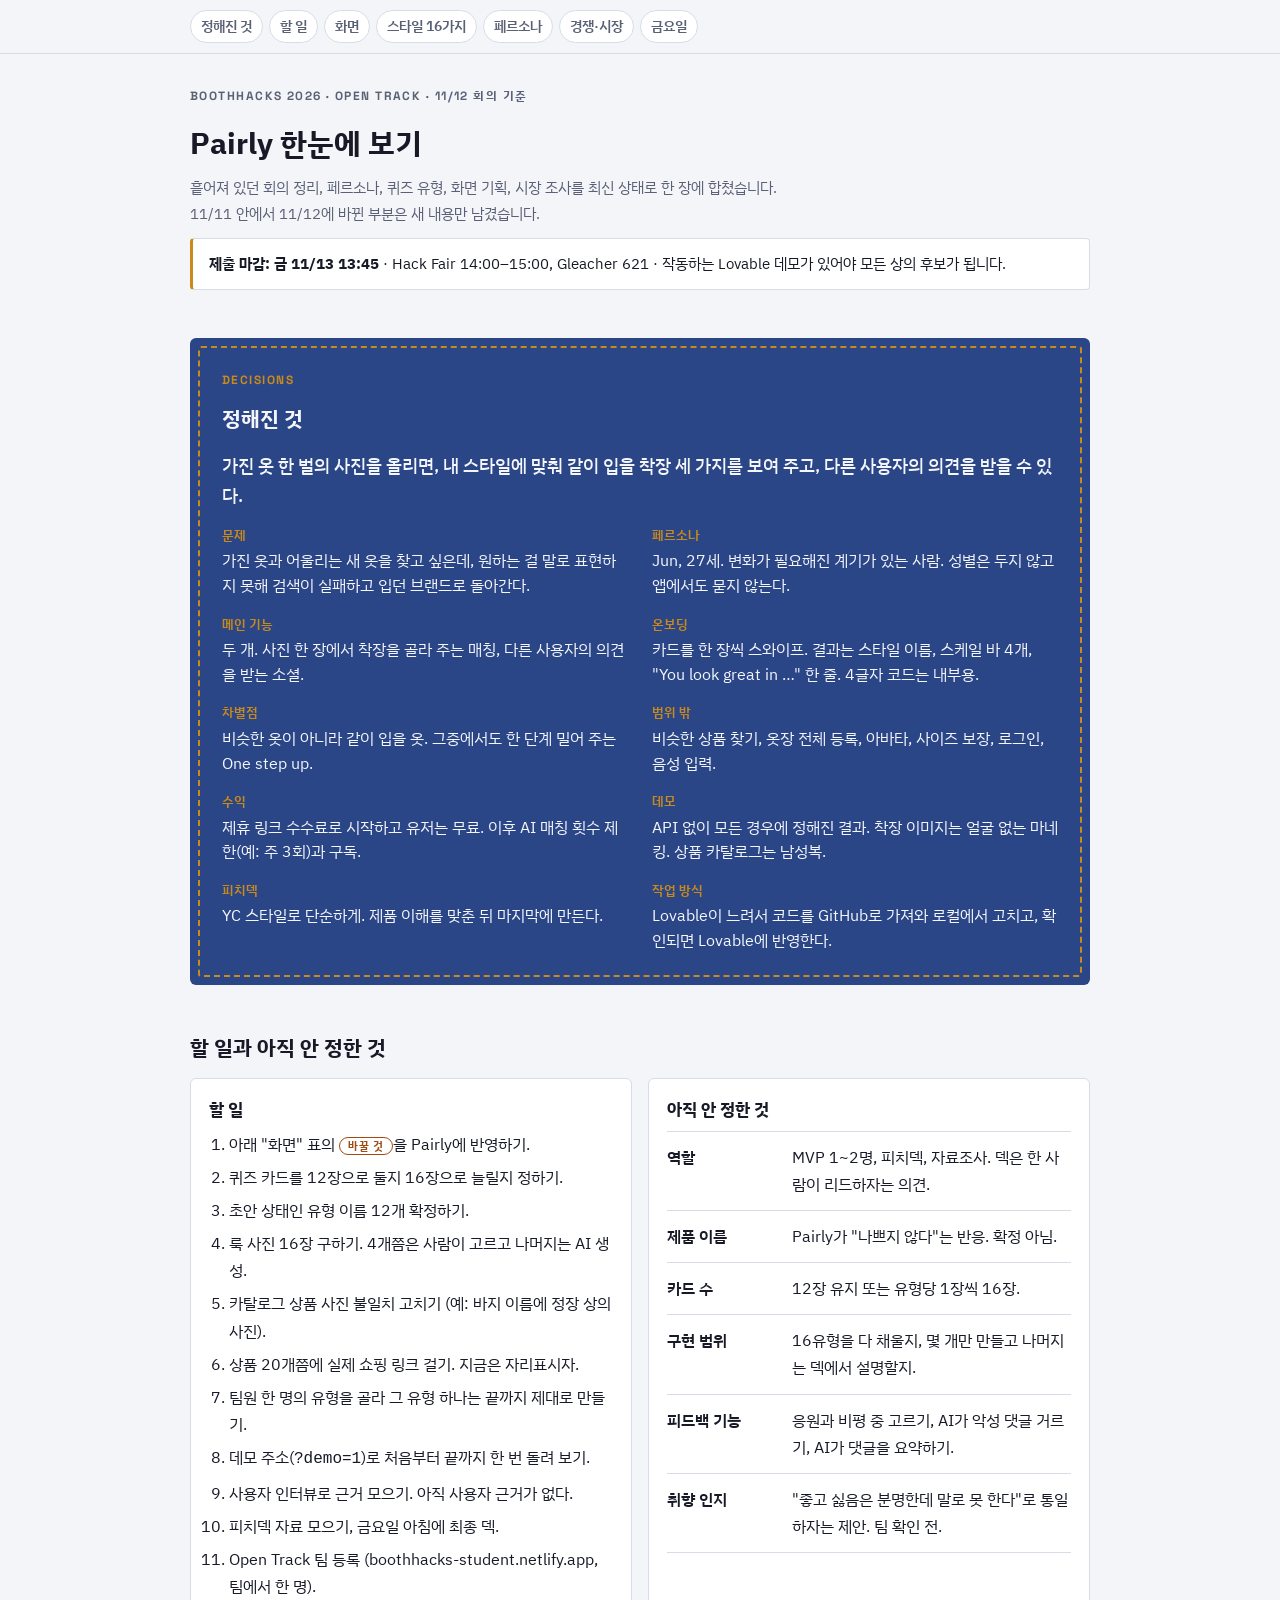
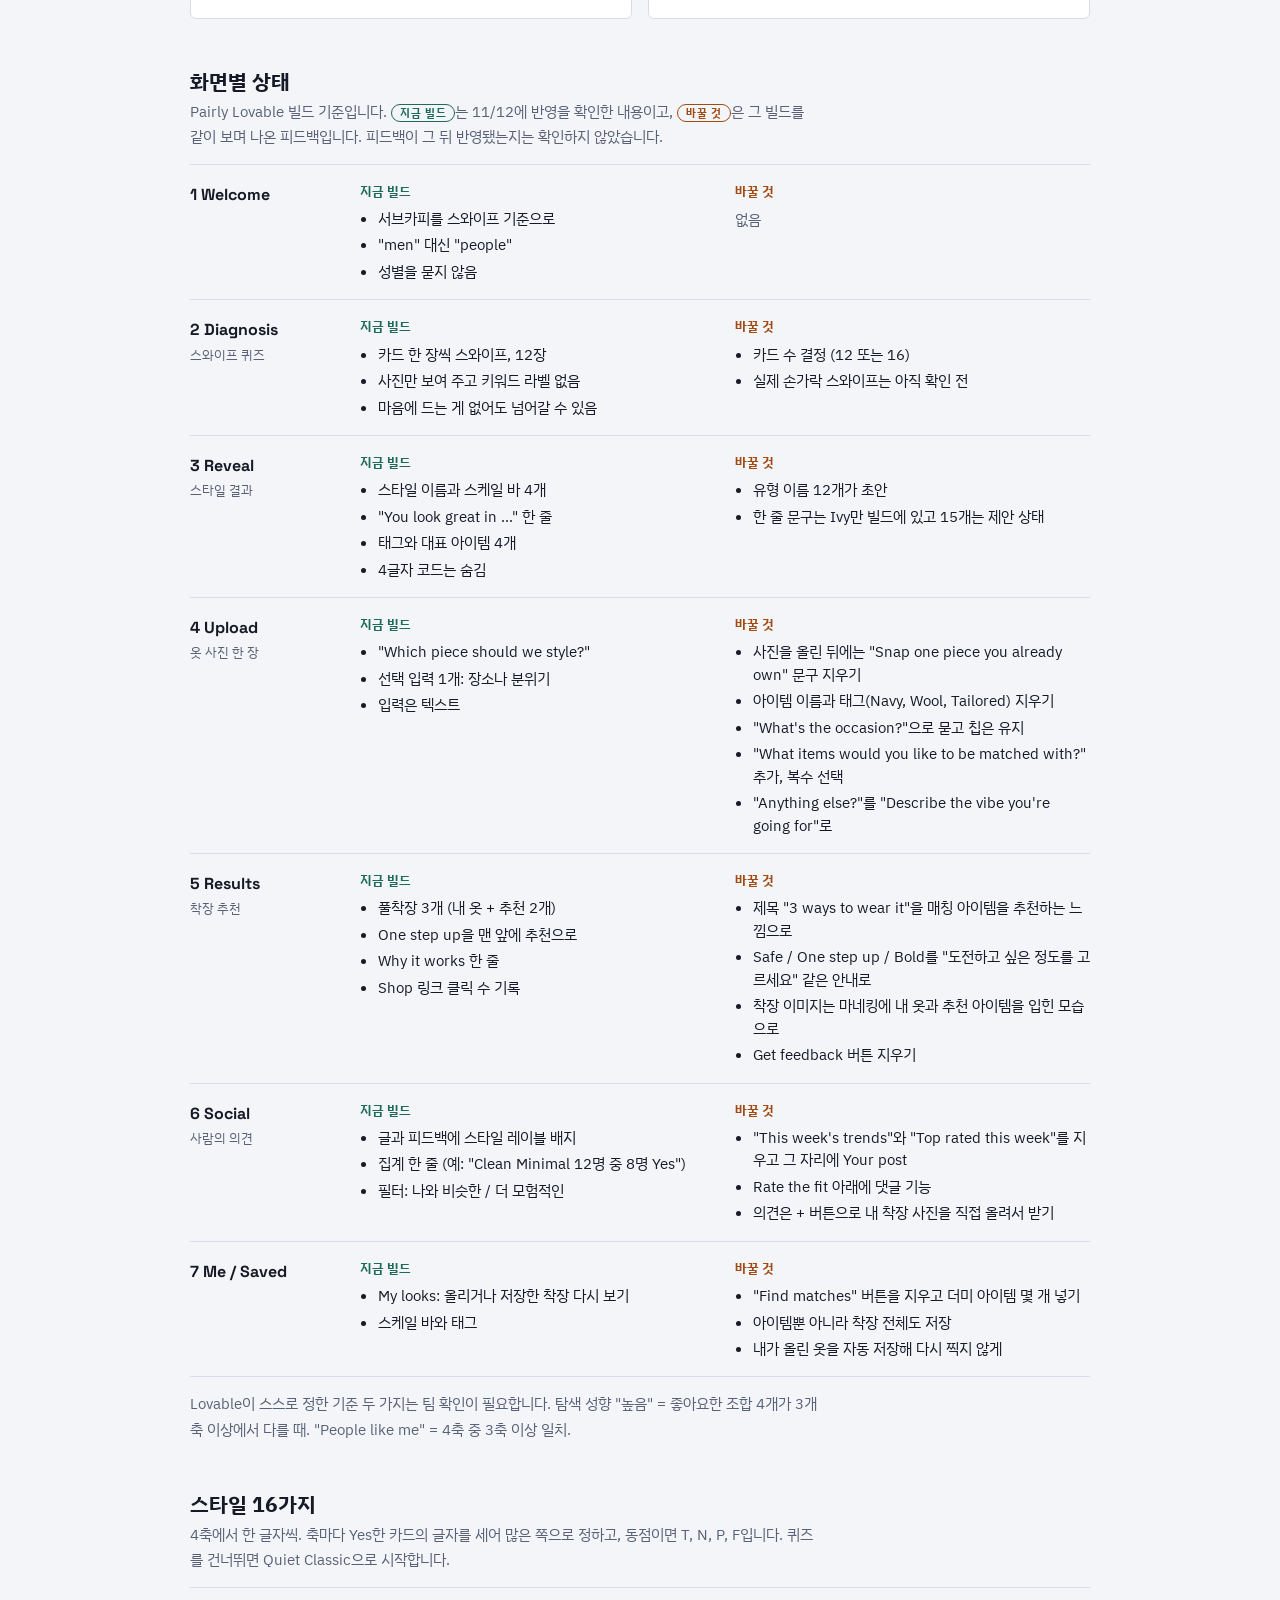
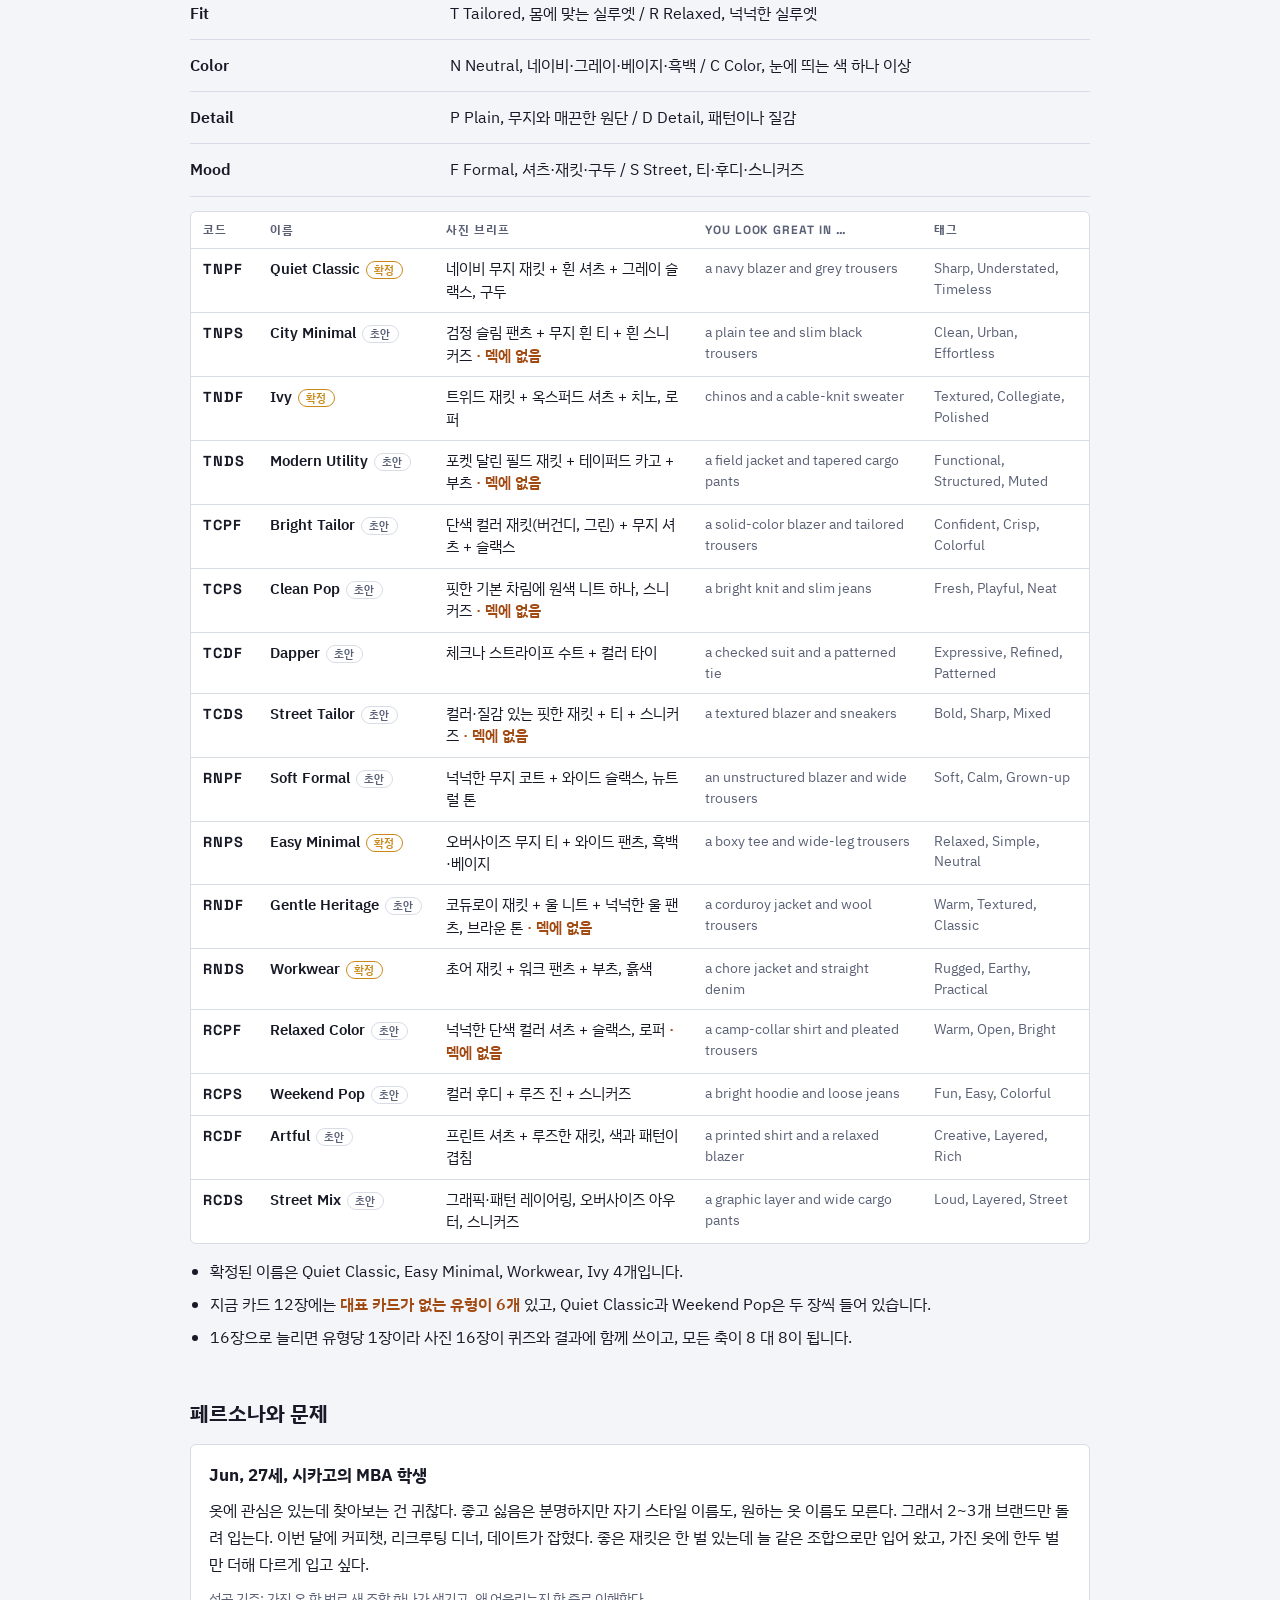
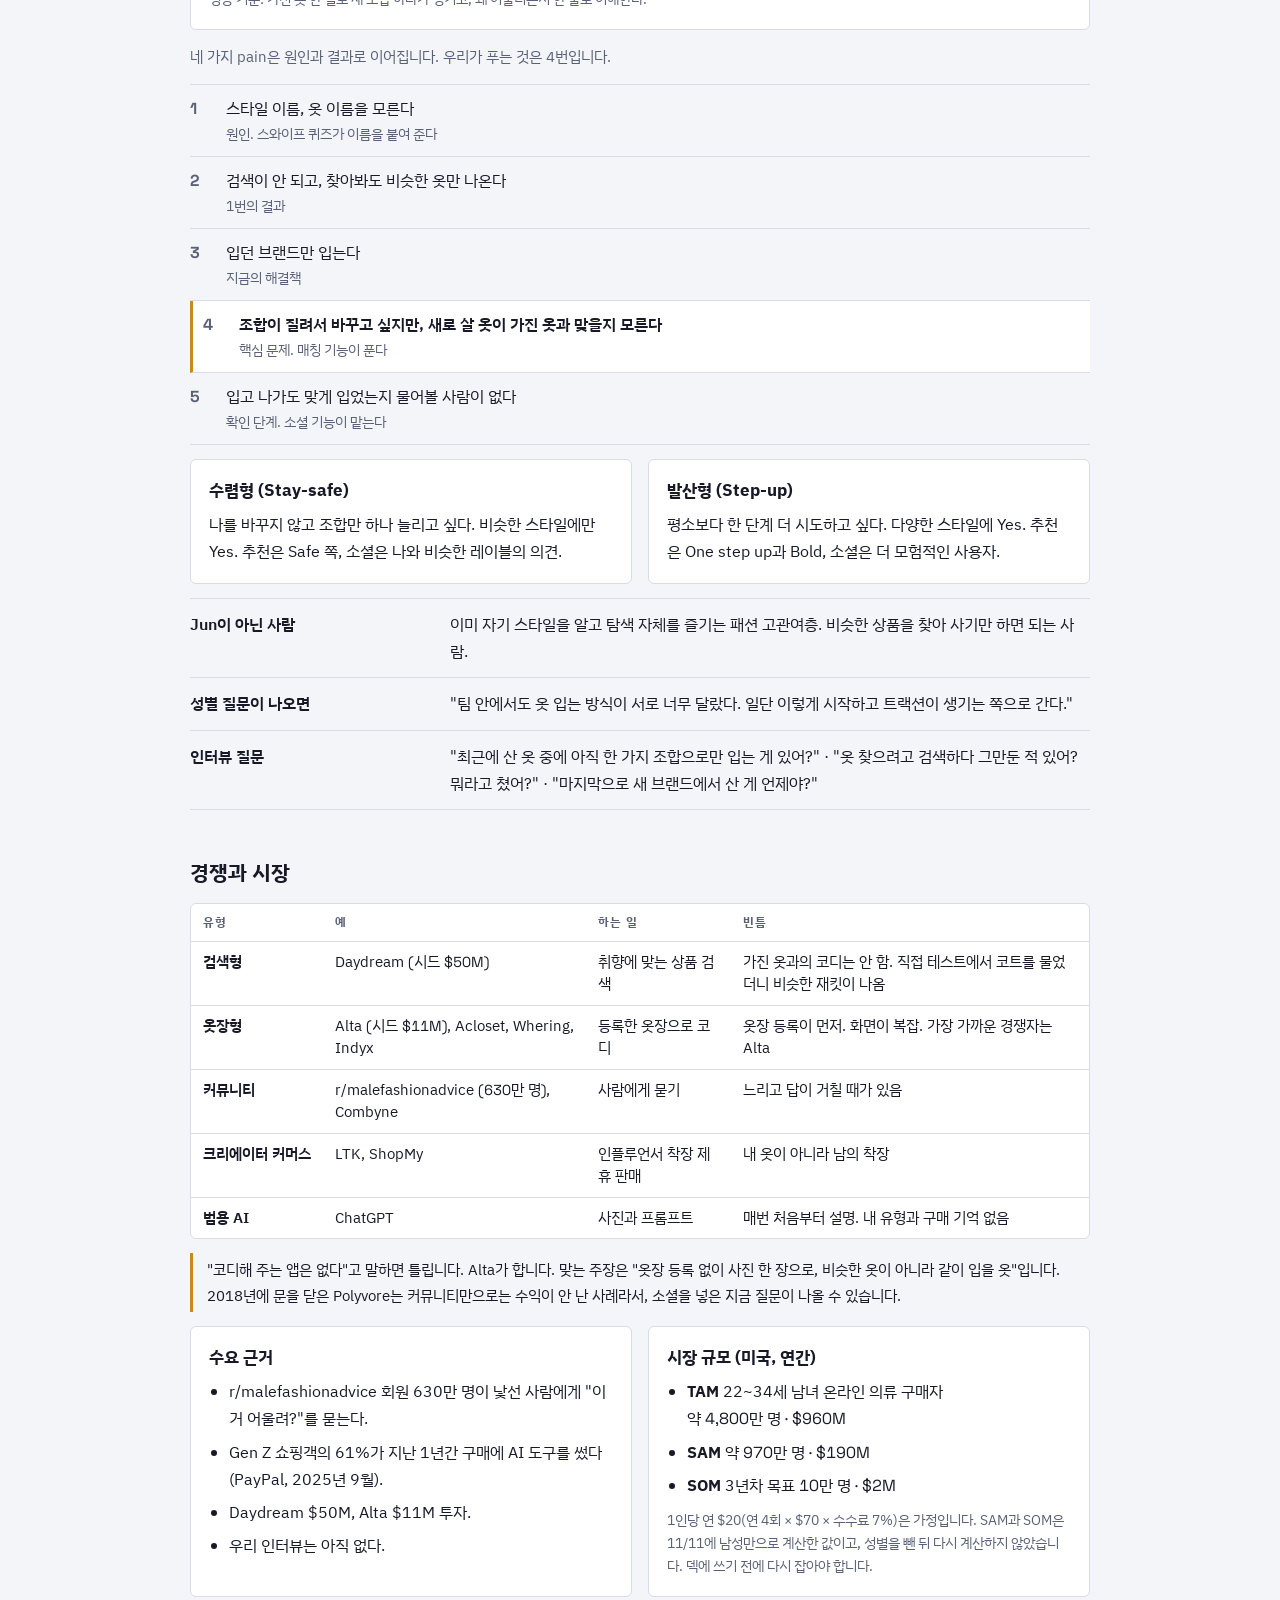
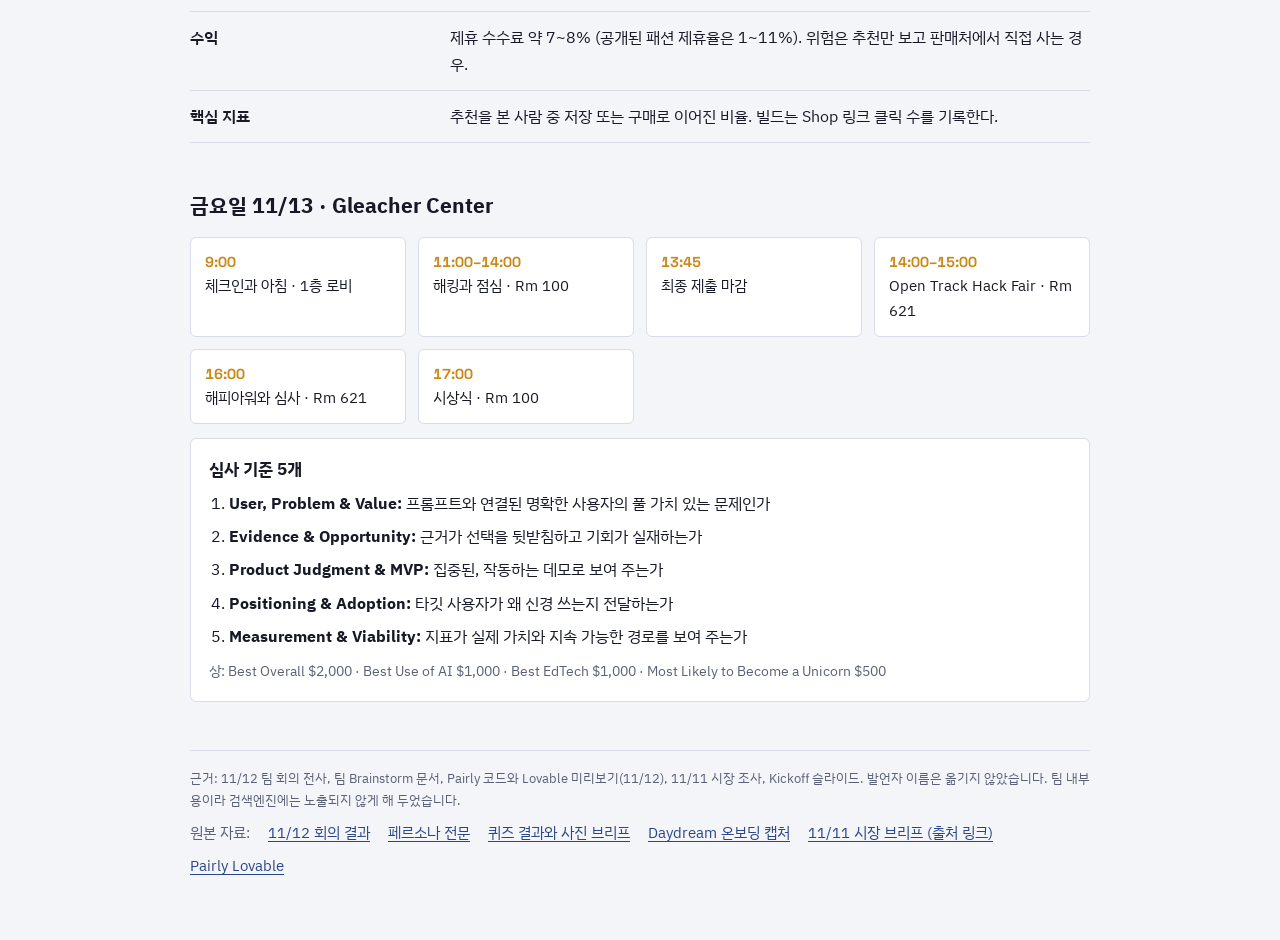
<file: index.html>
<!doctype html><html lang="ko"><head><meta charset="utf-8"><meta name="viewport" content="width=device-width,initial-scale=1,viewport-fit=cover"><meta name="robots" content="noindex,nofollow"><style>:root{color-scheme:light;box-sizing:border-box}body{margin:0;padding:0;font:14px -apple-system,BlinkMacSystemFont,sans-serif;background:#fff;color:#000}img{max-width:100%}[hidden]:not([hidden=until-found i]){display:none!important}.pg-back{display:block;max-width:920px;margin:0 auto 20px;font:600 14px/1.4 system-ui,sans-serif;color:inherit;opacity:.7;text-decoration:none}.pg-back:hover{opacity:1;text-decoration:underline}</style></head><body>
<title>Pairly 한눈에 보기</title>
<link rel="stylesheet" href="https://fonts.googleapis.com/css2?family=IBM+Plex+Sans+KR:wght@400;500;600;700&family=Space+Grotesk:wght@500;700&display=swap">
<style>
/* Layout: one long reading column with a sticky section bar; decisions lead in the stitched denim panel. */
:root {
  --bg: #F3F5F9; --surface: #FFFFFF; --fg: #171A26; --muted: #5A6176; --line: #D8DCE6;
  --denim: #2B4686; --denim-fg: #F4F6FC; --stitch: #C98A1B; --link: #2B4686;
  --done: #1D6B58; --todo: #A14A12;
  --font-body: "IBM Plex Sans KR", "Apple SD Gothic Neo", "Malgun Gothic", system-ui, sans-serif;
  --font-label: "Space Grotesk", "IBM Plex Sans KR", system-ui, sans-serif;
}
@media (prefers-color-scheme: dark) {
  :root {
    --bg: #11131B; --surface: #1A1D29; --fg: #E8EAF2; --muted: #9BA2B6; --line: #2C3143;
    --denim: #223A72; --denim-fg: #EEF1FA; --stitch: #E2AB4E; --link: #9DB3EE;
    --done: #6FD1B4; --todo: #F0A66B; color-scheme: dark;
  }
}
* { box-sizing: border-box; }
html { scroll-padding-top: 64px; }
body { background: var(--bg); color: var(--fg); font-family: var(--font-body); font-size: 16px; line-height: 1.7; padding: 0 16px 64px; }
main { max-width: 900px; margin: 0 auto; display: flex; flex-direction: column; gap: 48px; }
nav.bar { position: sticky; top: 0; z-index: 5; background: var(--bg); border-bottom: 1px solid var(--line); margin: 0 -16px; padding: 10px 16px; overflow-x: auto; }
nav.bar div { max-width: 900px; margin: 0 auto; display: flex; gap: 6px; white-space: nowrap; }
nav.bar a { font-size: 13.5px; font-weight: 600; color: var(--muted); text-decoration: none; padding: 4px 10px; border-radius: 99px; border: 1px solid var(--line); background: var(--surface); }
nav.bar a:hover, nav.bar a:focus-visible { color: var(--fg); border-color: var(--stitch); outline: none; }
.label { font-family: var(--font-label); font-size: 12px; font-weight: 700; letter-spacing: .12em; text-transform: uppercase; color: var(--muted); margin: 0; }
h1 { font-size: 30px; line-height: 1.3; margin: 6px 0 0; text-wrap: balance; }
h2 { font-size: 21px; line-height: 1.4; margin: 0 0 2px; text-wrap: balance; }
h3 { font-size: 16.5px; line-height: 1.4; margin: 0; }
p { margin: 0; }
.sub { color: var(--muted); font-size: 15px; max-width: 70ch; }
header { display: flex; flex-direction: column; gap: 12px; padding-top: 32px; }
section { display: flex; flex-direction: column; gap: 14px; min-width: 0; }
a { color: var(--link); text-underline-offset: 3px; }
ul, ol { margin: 0; padding-left: 20px; display: flex; flex-direction: column; gap: 6px; }

.dead { background: var(--surface); border: 1px solid var(--line); border-left: 3px solid var(--stitch); border-radius: 4px; padding: 12px 16px; font-size: 15px; }
.panel { background: var(--denim); color: var(--denim-fg); border-radius: 6px; padding: 8px; }
.panel-inner { border: 2px dashed var(--stitch); border-radius: 3px; padding: 22px; display: flex; flex-direction: column; gap: 14px; }
.panel .label { color: var(--stitch); }
.panel h2 { color: var(--denim-fg); }
.one { font-size: 18px; line-height: 1.7; font-weight: 500; }
.decisions { margin: 0; display: grid; grid-template-columns: repeat(2, minmax(0, 1fr)); gap: 16px 24px; }
.decisions dt { font-size: 12.5px; font-weight: 600; color: var(--stitch); }
.decisions dd { margin: 2px 0 0; font-size: 15.5px; line-height: 1.6; }

.two { display: grid; grid-template-columns: repeat(2, minmax(0, 1fr)); gap: 16px; }
.card { background: var(--surface); border: 1px solid var(--line); border-radius: 6px; padding: 18px; display: flex; flex-direction: column; gap: 10px; min-width: 0; }
.card .who { font-size: 13.5px; color: var(--muted); }
.tag { font-family: var(--font-label); font-size: 11px; font-weight: 700; letter-spacing: .06em; text-transform: uppercase; border-radius: 99px; padding: 1px 8px; white-space: nowrap; border: 1px solid currentColor; }
.tag.done { color: var(--done); } .tag.todo { color: var(--todo); } .tag.open { color: var(--muted); }

.screens { display: flex; flex-direction: column; border-top: 1px solid var(--line); }
.screen { display: grid; grid-template-columns: 150px minmax(0, 1fr) minmax(0, 1fr); gap: 20px; padding: 16px 0; border-bottom: 1px solid var(--line); }
.screen .n { font-family: var(--font-label); font-weight: 700; font-size: 16px; }
.screen .n small { display: block; font-family: var(--font-body); font-weight: 400; font-size: 13px; color: var(--muted); }
.screen h4 { margin: 0 0 6px; font-size: 12.5px; font-weight: 700; }
.screen h4.done { color: var(--done); } .screen h4.todo { color: var(--todo); }
.screen ul { font-size: 14.5px; line-height: 1.55; gap: 4px; padding-left: 18px; }
.screen .none { font-size: 14.5px; color: var(--muted); }

.rows { display: flex; flex-direction: column; border-top: 1px solid var(--line); }
.row { display: grid; grid-template-columns: minmax(0, 3fr) minmax(0, 8fr); gap: 20px; padding: 12px 0; border-bottom: 1px solid var(--line); }
.row .k { font-weight: 600; }
.chain { list-style: none; padding: 0; counter-reset: s; gap: 0; border-top: 1px solid var(--line); }
.chain li { counter-increment: s; display: grid; grid-template-columns: 26px minmax(0, 1fr); gap: 10px; padding: 10px 0; border-bottom: 1px solid var(--line); }
.chain li::before { content: counter(s); font-family: var(--font-label); font-weight: 700; color: var(--muted); }
.chain li.core { border-left: 3px solid var(--stitch); padding-left: 10px; background: var(--surface); font-weight: 600; }
.chain span { display: block; font-weight: 400; font-size: 14px; color: var(--muted); }

.scroll { overflow-x: auto; border: 1px solid var(--line); border-radius: 6px; background: var(--surface); }
table { border-collapse: collapse; width: 100%; font-size: 14.5px; line-height: 1.55; }
th, td { text-align: left; vertical-align: top; padding: 9px 12px; border-bottom: 1px solid var(--line); }
th { font-family: var(--font-label); font-size: 12px; letter-spacing: .08em; text-transform: uppercase; color: var(--muted); white-space: nowrap; }
tr:last-child td { border-bottom: 0; }
td.code { font-family: var(--font-label); font-weight: 700; letter-spacing: .08em; white-space: nowrap; }
td.name { font-weight: 600; white-space: nowrap; }
.t16 { min-width: 640px; } .tc { min-width: 620px; }
.miss { color: var(--todo); font-weight: 600; }
.num { font-family: var(--font-label); font-variant-numeric: tabular-nums; white-space: nowrap; }
.warn { border-left: 3px solid var(--stitch); padding: 4px 0 4px 14px; font-size: 15px; }
.steps { list-style: none; padding: 0; display: grid; grid-template-columns: repeat(auto-fit, minmax(190px, 1fr)); gap: 12px; }
.steps li { background: var(--surface); border: 1px solid var(--line); border-radius: 6px; padding: 12px 14px; font-size: 14.5px; }
.steps b { display: block; font-family: var(--font-label); color: var(--stitch); font-variant-numeric: tabular-nums; }
.links { display: flex; flex-wrap: wrap; gap: 8px 18px; font-size: 14.5px; }
footer { color: var(--muted); font-size: 13px; border-top: 1px solid var(--line); padding-top: 16px; display: flex; flex-direction: column; gap: 10px; }

@media (max-width: 680px) {
  h1 { font-size: 25px; }
  .decisions, .two { grid-template-columns: minmax(0, 1fr); }
  .screen { grid-template-columns: minmax(0, 1fr); gap: 10px; }
  .row { grid-template-columns: minmax(0, 1fr); gap: 2px; }
}
</style>

<nav class="bar" aria-label="섹션"><div>
  <a href="#decided">정해진 것</a><a href="#todo">할 일</a><a href="#screens">화면</a><a href="#types">스타일 16가지</a><a href="#persona">페르소나</a><a href="#market">경쟁·시장</a><a href="#friday">금요일</a>
</div></nav>

<main>
  <header>
    <p class="label">BoothHacks 2026 · Open Track · 11/12 회의 기준</p>
    <h1>Pairly 한눈에 보기</h1>
    <p class="sub">흩어져 있던 회의 정리, 페르소나, 퀴즈 유형, 화면 기획, 시장 조사를 최신 상태로 한 장에 합쳤습니다. 11/11 안에서 11/12에 바뀐 부분은 새 내용만 남겼습니다.</p>
    <p class="dead"><b>제출 마감: 금 11/13 13:45</b> · Hack Fair 14:00–15:00, Gleacher 621 · 작동하는 Lovable 데모가 있어야 모든 상의 후보가 됩니다.</p>
  </header>

  <div class="panel" id="decided">
    <div class="panel-inner">
      <p class="label">Decisions</p>
      <h2>정해진 것</h2>
      <p class="one">가진 옷 한 벌의 사진을 올리면, 내 스타일에 맞춰 같이 입을 착장 세 가지를 보여 주고, 다른 사용자의 의견을 받을 수 있다.</p>
      <dl class="decisions">
        <div><dt>문제</dt><dd>가진 옷과 어울리는 새 옷을 찾고 싶은데, 원하는 걸 말로 표현하지 못해 검색이 실패하고 입던 브랜드로 돌아간다.</dd></div>
        <div><dt>페르소나</dt><dd>Jun, 27세. 변화가 필요해진 계기가 있는 사람. 성별은 두지 않고 앱에서도 묻지 않는다.</dd></div>
        <div><dt>메인 기능</dt><dd>두 개. 사진 한 장에서 착장을 골라 주는 매칭, 다른 사용자의 의견을 받는 소셜.</dd></div>
        <div><dt>온보딩</dt><dd>카드를 한 장씩 스와이프. 결과는 스타일 이름, 스케일 바 4개, "You look great in …" 한 줄. 4글자 코드는 내부용.</dd></div>
        <div><dt>차별점</dt><dd>비슷한 옷이 아니라 같이 입을 옷. 그중에서도 한 단계 밀어 주는 One step up.</dd></div>
        <div><dt>범위 밖</dt><dd>비슷한 상품 찾기, 옷장 전체 등록, 아바타, 사이즈 보장, 로그인, 음성 입력.</dd></div>
        <div><dt>수익</dt><dd>제휴 링크 수수료로 시작하고 유저는 무료. 이후 AI 매칭 횟수 제한(예: 주 3회)과 구독.</dd></div>
        <div><dt>데모</dt><dd>API 없이 모든 경우에 정해진 결과. 착장 이미지는 얼굴 없는 마네킹. 상품 카탈로그는 남성복.</dd></div>
        <div><dt>피치덱</dt><dd>YC 스타일로 단순하게. 제품 이해를 맞춘 뒤 마지막에 만든다.</dd></div>
        <div><dt>작업 방식</dt><dd>Lovable이 느려서 코드를 GitHub로 가져와 로컬에서 고치고, 확인되면 Lovable에 반영한다.</dd></div>
      </dl>
    </div>
  </div>

  <section id="todo">
    <h2>할 일과 아직 안 정한 것</h2>
    <div class="two">
      <div class="card">
        <h3>할 일</h3>
        <ol>
          <li>아래 "화면" 표의 <span class="tag todo">바꿀 것</span>을 Pairly에 반영하기.</li>
          <li>퀴즈 카드를 12장으로 둘지 16장으로 늘릴지 정하기.</li>
          <li>초안 상태인 유형 이름 12개 확정하기.</li>
          <li>룩 사진 16장 구하기. 4개쯤은 사람이 고르고 나머지는 AI 생성.</li>
          <li>카탈로그 상품 사진 불일치 고치기 (예: 바지 이름에 정장 상의 사진).</li>
          <li>상품 20개쯤에 실제 쇼핑 링크 걸기. 지금은 자리표시자.</li>
          <li>팀원 한 명의 유형을 골라 그 유형 하나는 끝까지 제대로 만들기.</li>
          <li>데모 주소(<code>?demo=1</code>)로 처음부터 끝까지 한 번 돌려 보기.</li>
          <li>사용자 인터뷰로 근거 모으기. 아직 사용자 근거가 없다.</li>
          <li>피치덱 자료 모으기, 금요일 아침에 최종 덱.</li>
          <li>Open Track 팀 등록 (boothhacks-student.netlify.app, 팀에서 한 명).</li>
        </ol>
      </div>
      <div class="card">
        <h3>아직 안 정한 것</h3>
        <div class="rows">
          <div class="row"><p class="k">역할</p><p>MVP 1~2명, 피치덱, 자료조사. 덱은 한 사람이 리드하자는 의견.</p></div>
          <div class="row"><p class="k">제품 이름</p><p>Pairly가 "나쁘지 않다"는 반응. 확정 아님.</p></div>
          <div class="row"><p class="k">카드 수</p><p>12장 유지 또는 유형당 1장씩 16장.</p></div>
          <div class="row"><p class="k">구현 범위</p><p>16유형을 다 채울지, 몇 개만 만들고 나머지는 덱에서 설명할지.</p></div>
          <div class="row"><p class="k">피드백 기능</p><p>응원과 비평 중 고르기, AI가 악성 댓글 거르기, AI가 댓글을 요약하기.</p></div>
          <div class="row"><p class="k">취향 인지</p><p>"좋고 싫음은 분명한데 말로 못 한다"로 통일하자는 제안. 팀 확인 전.</p></div>
        </div>
      </div>
    </div>
  </section>

  <section id="screens">
    <div>
      <h2>화면별 상태</h2>
      <p class="sub">Pairly Lovable 빌드 기준입니다. <span class="tag done">지금 빌드</span>는 11/12에 반영을 확인한 내용이고, <span class="tag todo">바꿀 것</span>은 그 빌드를 같이 보며 나온 피드백입니다. 피드백이 그 뒤 반영됐는지는 확인하지 않았습니다.</p>
    </div>
    <div class="screens">
      <div class="screen">
        <p class="n">1 Welcome</p>
        <div><h4 class="done">지금 빌드</h4><ul><li>서브카피를 스와이프 기준으로</li><li>"men" 대신 "people"</li><li>성별을 묻지 않음</li></ul></div>
        <div><h4 class="todo">바꿀 것</h4><p class="none">없음</p></div>
      </div>
      <div class="screen">
        <p class="n">2 Diagnosis<small>스와이프 퀴즈</small></p>
        <div><h4 class="done">지금 빌드</h4><ul><li>카드 한 장씩 스와이프, 12장</li><li>사진만 보여 주고 키워드 라벨 없음</li><li>마음에 드는 게 없어도 넘어갈 수 있음</li></ul></div>
        <div><h4 class="todo">바꿀 것</h4><ul><li>카드 수 결정 (12 또는 16)</li><li>실제 손가락 스와이프는 아직 확인 전</li></ul></div>
      </div>
      <div class="screen">
        <p class="n">3 Reveal<small>스타일 결과</small></p>
        <div><h4 class="done">지금 빌드</h4><ul><li>스타일 이름과 스케일 바 4개</li><li>"You look great in …" 한 줄</li><li>태그와 대표 아이템 4개</li><li>4글자 코드는 숨김</li></ul></div>
        <div><h4 class="todo">바꿀 것</h4><ul><li>유형 이름 12개가 초안</li><li>한 줄 문구는 Ivy만 빌드에 있고 15개는 제안 상태</li></ul></div>
      </div>
      <div class="screen">
        <p class="n">4 Upload<small>옷 사진 한 장</small></p>
        <div><h4 class="done">지금 빌드</h4><ul><li>"Which piece should we style?"</li><li>선택 입력 1개: 장소나 분위기</li><li>입력은 텍스트</li></ul></div>
        <div><h4 class="todo">바꿀 것</h4><ul><li>사진을 올린 뒤에는 "Snap one piece you already own" 문구 지우기</li><li>아이템 이름과 태그(Navy, Wool, Tailored) 지우기</li><li>"What's the occasion?"으로 묻고 칩은 유지</li><li>"What items would you like to be matched with?" 추가, 복수 선택</li><li>"Anything else?"를 "Describe the vibe you're going for"로</li></ul></div>
      </div>
      <div class="screen">
        <p class="n">5 Results<small>착장 추천</small></p>
        <div><h4 class="done">지금 빌드</h4><ul><li>풀착장 3개 (내 옷 + 추천 2개)</li><li>One step up을 맨 앞에 추천으로</li><li>Why it works 한 줄</li><li>Shop 링크 클릭 수 기록</li></ul></div>
        <div><h4 class="todo">바꿀 것</h4><ul><li>제목 "3 ways to wear it"을 매칭 아이템을 추천하는 느낌으로</li><li>Safe / One step up / Bold를 "도전하고 싶은 정도를 고르세요" 같은 안내로</li><li>착장 이미지는 마네킹에 내 옷과 추천 아이템을 입힌 모습으로</li><li>Get feedback 버튼 지우기</li></ul></div>
      </div>
      <div class="screen">
        <p class="n">6 Social<small>사람의 의견</small></p>
        <div><h4 class="done">지금 빌드</h4><ul><li>글과 피드백에 스타일 레이블 배지</li><li>집계 한 줄 (예: "Clean Minimal 12명 중 8명 Yes")</li><li>필터: 나와 비슷한 / 더 모험적인</li></ul></div>
        <div><h4 class="todo">바꿀 것</h4><ul><li>"This week's trends"와 "Top rated this week"를 지우고 그 자리에 Your post</li><li>Rate the fit 아래에 댓글 기능</li><li>의견은 + 버튼으로 내 착장 사진을 직접 올려서 받기</li></ul></div>
      </div>
      <div class="screen">
        <p class="n">7 Me / Saved</p>
        <div><h4 class="done">지금 빌드</h4><ul><li>My looks: 올리거나 저장한 착장 다시 보기</li><li>스케일 바와 태그</li></ul></div>
        <div><h4 class="todo">바꿀 것</h4><ul><li>"Find matches" 버튼을 지우고 더미 아이템 몇 개 넣기</li><li>아이템뿐 아니라 착장 전체도 저장</li><li>내가 올린 옷을 자동 저장해 다시 찍지 않게</li></ul></div>
      </div>
    </div>
    <p class="sub">Lovable이 스스로 정한 기준 두 가지는 팀 확인이 필요합니다. 탐색 성향 "높음" = 좋아요한 조합 4개가 3개 축 이상에서 다를 때. "People like me" = 4축 중 3축 이상 일치.</p>
  </section>

  <section id="types">
    <div>
      <h2>스타일 16가지</h2>
      <p class="sub">4축에서 한 글자씩. 축마다 Yes한 카드의 글자를 세어 많은 쪽으로 정하고, 동점이면 T, N, P, F입니다. 퀴즈를 건너뛰면 Quiet Classic으로 시작합니다.</p>
    </div>
    <div class="rows">
      <div class="row"><p class="k">Fit</p><p>T Tailored, 몸에 맞는 실루엣 / R Relaxed, 넉넉한 실루엣</p></div>
      <div class="row"><p class="k">Color</p><p>N Neutral, 네이비·그레이·베이지·흑백 / C Color, 눈에 띄는 색 하나 이상</p></div>
      <div class="row"><p class="k">Detail</p><p>P Plain, 무지와 매끈한 원단 / D Detail, 패턴이나 질감</p></div>
      <div class="row"><p class="k">Mood</p><p>F Formal, 셔츠·재킷·구두 / S Street, 티·후디·스니커즈</p></div>
    </div>
    <style>.set,.draft{font-family:var(--font-label);font-size:11px;letter-spacing:.06em;text-transform:uppercase;border-radius:99px;padding:1px 7px;margin-left:6px;white-space:nowrap;border:1px solid var(--line);color:var(--muted)}.set{color:var(--stitch);border-color:var(--stitch)}.tags,.en{color:var(--muted);font-size:13.5px}.t16{min-width:760px}</style><div class="scroll"><table class="t16">
        <thead><tr><th>코드</th><th>이름</th><th>사진 브리프</th><th>You look great in …</th><th>태그</th></tr></thead>
        <tbody>
          <tr><td class="code">TNPF</td><td class="name">Quiet Classic<span class="set">확정</span></td><td>네이비 무지 재킷 + 흰 셔츠 + 그레이 슬랙스, 구두</td><td class="en">a navy blazer and grey trousers</td><td class="tags">Sharp, Understated, Timeless</td></tr>
          <tr><td class="code">TNPS</td><td class="name">City Minimal<span class="draft">초안</span></td><td>검정 슬림 팬츠 + 무지 흰 티 + 흰 스니커즈 <span class="miss">· 덱에 없음</span></td><td class="en">a plain tee and slim black trousers</td><td class="tags">Clean, Urban, Effortless</td></tr>
          <tr><td class="code">TNDF</td><td class="name">Ivy<span class="set">확정</span></td><td>트위드 재킷 + 옥스퍼드 셔츠 + 치노, 로퍼</td><td class="en">chinos and a cable-knit sweater</td><td class="tags">Textured, Collegiate, Polished</td></tr>
          <tr><td class="code">TNDS</td><td class="name">Modern Utility<span class="draft">초안</span></td><td>포켓 달린 필드 재킷 + 테이퍼드 카고 + 부츠 <span class="miss">· 덱에 없음</span></td><td class="en">a field jacket and tapered cargo pants</td><td class="tags">Functional, Structured, Muted</td></tr>
          <tr><td class="code">TCPF</td><td class="name">Bright Tailor<span class="draft">초안</span></td><td>단색 컬러 재킷(버건디, 그린) + 무지 셔츠 + 슬랙스</td><td class="en">a solid-color blazer and tailored trousers</td><td class="tags">Confident, Crisp, Colorful</td></tr>
          <tr><td class="code">TCPS</td><td class="name">Clean Pop<span class="draft">초안</span></td><td>핏한 기본 차림에 원색 니트 하나, 스니커즈 <span class="miss">· 덱에 없음</span></td><td class="en">a bright knit and slim jeans</td><td class="tags">Fresh, Playful, Neat</td></tr>
          <tr><td class="code">TCDF</td><td class="name">Dapper<span class="draft">초안</span></td><td>체크나 스트라이프 수트 + 컬러 타이</td><td class="en">a checked suit and a patterned tie</td><td class="tags">Expressive, Refined, Patterned</td></tr>
          <tr><td class="code">TCDS</td><td class="name">Street Tailor<span class="draft">초안</span></td><td>컬러·질감 있는 핏한 재킷 + 티 + 스니커즈 <span class="miss">· 덱에 없음</span></td><td class="en">a textured blazer and sneakers</td><td class="tags">Bold, Sharp, Mixed</td></tr>
          <tr><td class="code">RNPF</td><td class="name">Soft Formal<span class="draft">초안</span></td><td>넉넉한 무지 코트 + 와이드 슬랙스, 뉴트럴 톤</td><td class="en">an unstructured blazer and wide trousers</td><td class="tags">Soft, Calm, Grown-up</td></tr>
          <tr><td class="code">RNPS</td><td class="name">Easy Minimal<span class="set">확정</span></td><td>오버사이즈 무지 티 + 와이드 팬츠, 흑백·베이지</td><td class="en">a boxy tee and wide-leg trousers</td><td class="tags">Relaxed, Simple, Neutral</td></tr>
          <tr><td class="code">RNDF</td><td class="name">Gentle Heritage<span class="draft">초안</span></td><td>코듀로이 재킷 + 울 니트 + 넉넉한 울 팬츠, 브라운 톤 <span class="miss">· 덱에 없음</span></td><td class="en">a corduroy jacket and wool trousers</td><td class="tags">Warm, Textured, Classic</td></tr>
          <tr><td class="code">RNDS</td><td class="name">Workwear<span class="set">확정</span></td><td>초어 재킷 + 워크 팬츠 + 부츠, 흙색</td><td class="en">a chore jacket and straight denim</td><td class="tags">Rugged, Earthy, Practical</td></tr>
          <tr><td class="code">RCPF</td><td class="name">Relaxed Color<span class="draft">초안</span></td><td>넉넉한 단색 컬러 셔츠 + 슬랙스, 로퍼 <span class="miss">· 덱에 없음</span></td><td class="en">a camp-collar shirt and pleated trousers</td><td class="tags">Warm, Open, Bright</td></tr>
          <tr><td class="code">RCPS</td><td class="name">Weekend Pop<span class="draft">초안</span></td><td>컬러 후디 + 루즈 진 + 스니커즈</td><td class="en">a bright hoodie and loose jeans</td><td class="tags">Fun, Easy, Colorful</td></tr>
          <tr><td class="code">RCDF</td><td class="name">Artful<span class="draft">초안</span></td><td>프린트 셔츠 + 루즈한 재킷, 색과 패턴이 겹침</td><td class="en">a printed shirt and a relaxed blazer</td><td class="tags">Creative, Layered, Rich</td></tr>
          <tr><td class="code">RCDS</td><td class="name">Street Mix<span class="draft">초안</span></td><td>그래픽·패턴 레이어링, 오버사이즈 아우터, 스니커즈</td><td class="en">a graphic layer and wide cargo pants</td><td class="tags">Loud, Layered, Street</td></tr>
        </tbody>
      </table></div>
    <ul>
      <li>확정된 이름은 Quiet Classic, Easy Minimal, Workwear, Ivy 4개입니다.</li>
      <li>지금 카드 12장에는 <span class="miss">대표 카드가 없는 유형이 6개</span> 있고, Quiet Classic과 Weekend Pop은 두 장씩 들어 있습니다.</li>
      <li>16장으로 늘리면 유형당 1장이라 사진 16장이 퀴즈와 결과에 함께 쓰이고, 모든 축이 8 대 8이 됩니다.</li>
    </ul>
  </section>

  <section id="persona">
    <h2>페르소나와 문제</h2>
    <div class="card">
      <h3>Jun, 27세, 시카고의 MBA 학생</h3>
      <p>옷에 관심은 있는데 찾아보는 건 귀찮다. 좋고 싫음은 분명하지만 자기 스타일 이름도, 원하는 옷 이름도 모른다. 그래서 2~3개 브랜드만 돌려 입는다. 이번 달에 커피챗, 리크루팅 디너, 데이트가 잡혔다. 좋은 재킷은 한 벌 있는데 늘 같은 조합으로만 입어 왔고, 가진 옷에 한두 벌만 더해 다르게 입고 싶다.</p>
      <p class="who">성공 기준: 가진 옷 한 벌로 새 조합 하나가 생기고, 왜 어울리는지 한 줄로 이해한다.</p>
    </div>
    <p class="sub">네 가지 pain은 원인과 결과로 이어집니다. 우리가 푸는 것은 4번입니다.</p>
    <ol class="chain">
      <li><div>스타일 이름, 옷 이름을 모른다<span>원인. 스와이프 퀴즈가 이름을 붙여 준다</span></div></li>
      <li><div>검색이 안 되고, 찾아봐도 비슷한 옷만 나온다<span>1번의 결과</span></div></li>
      <li><div>입던 브랜드만 입는다<span>지금의 해결책</span></div></li>
      <li class="core"><div>조합이 질려서 바꾸고 싶지만, 새로 살 옷이 가진 옷과 맞을지 모른다<span>핵심 문제. 매칭 기능이 푼다</span></div></li>
      <li><div>입고 나가도 맞게 입었는지 물어볼 사람이 없다<span>확인 단계. 소셜 기능이 맡는다</span></div></li>
    </ol>
    <div class="two">
      <div class="card"><h3>수렴형 (Stay-safe)</h3><p>나를 바꾸지 않고 조합만 하나 늘리고 싶다. 비슷한 스타일에만 Yes. 추천은 Safe 쪽, 소셜은 나와 비슷한 레이블의 의견.</p></div>
      <div class="card"><h3>발산형 (Step-up)</h3><p>평소보다 한 단계 더 시도하고 싶다. 다양한 스타일에 Yes. 추천은 One step up과 Bold, 소셜은 더 모험적인 사용자.</p></div>
    </div>
    <div class="rows">
      <div class="row"><p class="k">Jun이 아닌 사람</p><p>이미 자기 스타일을 알고 탐색 자체를 즐기는 패션 고관여층. 비슷한 상품을 찾아 사기만 하면 되는 사람.</p></div>
      <div class="row"><p class="k">성별 질문이 나오면</p><p>"팀 안에서도 옷 입는 방식이 서로 너무 달랐다. 일단 이렇게 시작하고 트랙션이 생기는 쪽으로 간다."</p></div>
      <div class="row"><p class="k">인터뷰 질문</p><p>"최근에 산 옷 중에 아직 한 가지 조합으로만 입는 게 있어?" · "옷 찾으려고 검색하다 그만둔 적 있어? 뭐라고 쳤어?" · "마지막으로 새 브랜드에서 산 게 언제야?"</p></div>
    </div>
  </section>

  <section id="market">
    <h2>경쟁과 시장</h2>
    <div class="scroll"><table class="tc">
      <tr><th>유형</th><th>예</th><th>하는 일</th><th>빈틈</th></tr>
      <tr><td class="name">검색형</td><td>Daydream <span class="num">(시드 $50M)</span></td><td>취향에 맞는 상품 검색</td><td>가진 옷과의 코디는 안 함. 직접 테스트에서 코트를 물었더니 비슷한 재킷이 나옴</td></tr>
      <tr><td class="name">옷장형</td><td>Alta <span class="num">(시드 $11M)</span>, Acloset, Whering, Indyx</td><td>등록한 옷장으로 코디</td><td>옷장 등록이 먼저. 화면이 복잡. 가장 가까운 경쟁자는 Alta</td></tr>
      <tr><td class="name">커뮤니티</td><td>r/malefashionadvice <span class="num">(630만 명)</span>, Combyne</td><td>사람에게 묻기</td><td>느리고 답이 거칠 때가 있음</td></tr>
      <tr><td class="name">크리에이터 커머스</td><td>LTK, ShopMy</td><td>인플루언서 착장 제휴 판매</td><td>내 옷이 아니라 남의 착장</td></tr>
      <tr><td class="name">범용 AI</td><td>ChatGPT</td><td>사진과 프롬프트</td><td>매번 처음부터 설명. 내 유형과 구매 기억 없음</td></tr>
    </table></div>
    <p class="warn">"코디해 주는 앱은 없다"고 말하면 틀립니다. Alta가 합니다. 맞는 주장은 "옷장 등록 없이 사진 한 장으로, 비슷한 옷이 아니라 같이 입을 옷"입니다. 2018년에 문을 닫은 Polyvore는 커뮤니티만으로는 수익이 안 난 사례라서, 소셜을 넣은 지금 질문이 나올 수 있습니다.</p>
    <div class="two">
      <div class="card">
        <h3>수요 근거</h3>
        <ul>
          <li>r/malefashionadvice 회원 630만 명이 낯선 사람에게 "이거 어울려?"를 묻는다.</li>
          <li>Gen Z 쇼핑객의 61%가 지난 1년간 구매에 AI 도구를 썼다 (PayPal, 2025년 9월).</li>
          <li>Daydream $50M, Alta $11M 투자.</li>
          <li>우리 인터뷰는 아직 없다.</li>
        </ul>
      </div>
      <div class="card">
        <h3>시장 규모 (미국, 연간)</h3>
        <ul>
          <li><b>TAM</b> 22~34세 남녀 온라인 의류 구매자 <span class="num">약 4,800만 명 · $960M</span></li>
          <li><b>SAM</b> <span class="num">약 970만 명 · $190M</span></li>
          <li><b>SOM</b> 3년차 목표 <span class="num">10만 명 · $2M</span></li>
        </ul>
        <p class="who">1인당 연 $20(연 4회 × $70 × 수수료 7%)은 가정입니다. SAM과 SOM은 11/11에 남성만으로 계산한 값이고, 성별을 뺀 뒤 다시 계산하지 않았습니다. 덱에 쓰기 전에 다시 잡아야 합니다.</p>
      </div>
    </div>
    <div class="rows">
      <div class="row"><p class="k">수익</p><p>제휴 수수료 약 7~8% (공개된 패션 제휴율은 1~11%). 위험은 추천만 보고 판매처에서 직접 사는 경우.</p></div>
      <div class="row"><p class="k">핵심 지표</p><p>추천을 본 사람 중 저장 또는 구매로 이어진 비율. 빌드는 Shop 링크 클릭 수를 기록한다.</p></div>
    </div>
  </section>

  <section id="friday">
    <h2>금요일 11/13 · Gleacher Center</h2>
    <ol class="steps">
      <li><b>9:00</b>체크인과 아침 · 1층 로비</li>
      <li><b>11:00–14:00</b>해킹과 점심 · Rm 100</li>
      <li><b>13:45</b>최종 제출 마감</li>
      <li><b>14:00–15:00</b>Open Track Hack Fair · Rm 621</li>
      <li><b>16:00</b>해피아워와 심사 · Rm 621</li>
      <li><b>17:00</b>시상식 · Rm 100</li>
    </ol>
    <div class="card">
      <h3>심사 기준 5개</h3>
      <ol>
        <li><b>User, Problem & Value:</b> 프롬프트와 연결된 명확한 사용자의 풀 가치 있는 문제인가</li>
        <li><b>Evidence & Opportunity:</b> 근거가 선택을 뒷받침하고 기회가 실재하는가</li>
        <li><b>Product Judgment & MVP:</b> 집중된, 작동하는 데모로 보여 주는가</li>
        <li><b>Positioning & Adoption:</b> 타깃 사용자가 왜 신경 쓰는지 전달하는가</li>
        <li><b>Measurement & Viability:</b> 지표가 실제 가치와 지속 가능한 경로를 보여 주는가</li>
      </ol>
      <p class="who">상: Best Overall $2,000 · Best Use of AI $1,000 · Best EdTech $1,000 · Most Likely to Become a Unicorn $500</p>
    </div>
  </section>

  <footer>
    <p>근거: 11/12 팀 회의 전사, 팀 Brainstorm 문서, Pairly 코드와 Lovable 미리보기(11/12), 11/11 시장 조사, Kickoff 슬라이드. 발언자 이름은 옮기지 않았습니다. 팀 내부용이라 검색엔진에는 노출되지 않게 해 두었습니다.</p>
    <div class="links">
      <span>원본 자료:</span>
      <a href="meeting-1112.html">11/12 회의 결과</a>
      <a href="persona.html">페르소나 전문</a>
      <a href="quiz-results.html">퀴즈 결과와 사진 브리프</a>
      <a href="daydream-onboarding.html">Daydream 온보딩 캡처</a>
      <a href="market-brief.html">11/11 시장 브리프 (출처 링크)</a>
      <a href="https://lovable.dev/projects/36302fa5-854e-5768-860f-2abb26bec298">Pairly Lovable</a>
    </div>
  </footer>
</main>

</body></html>
</file>
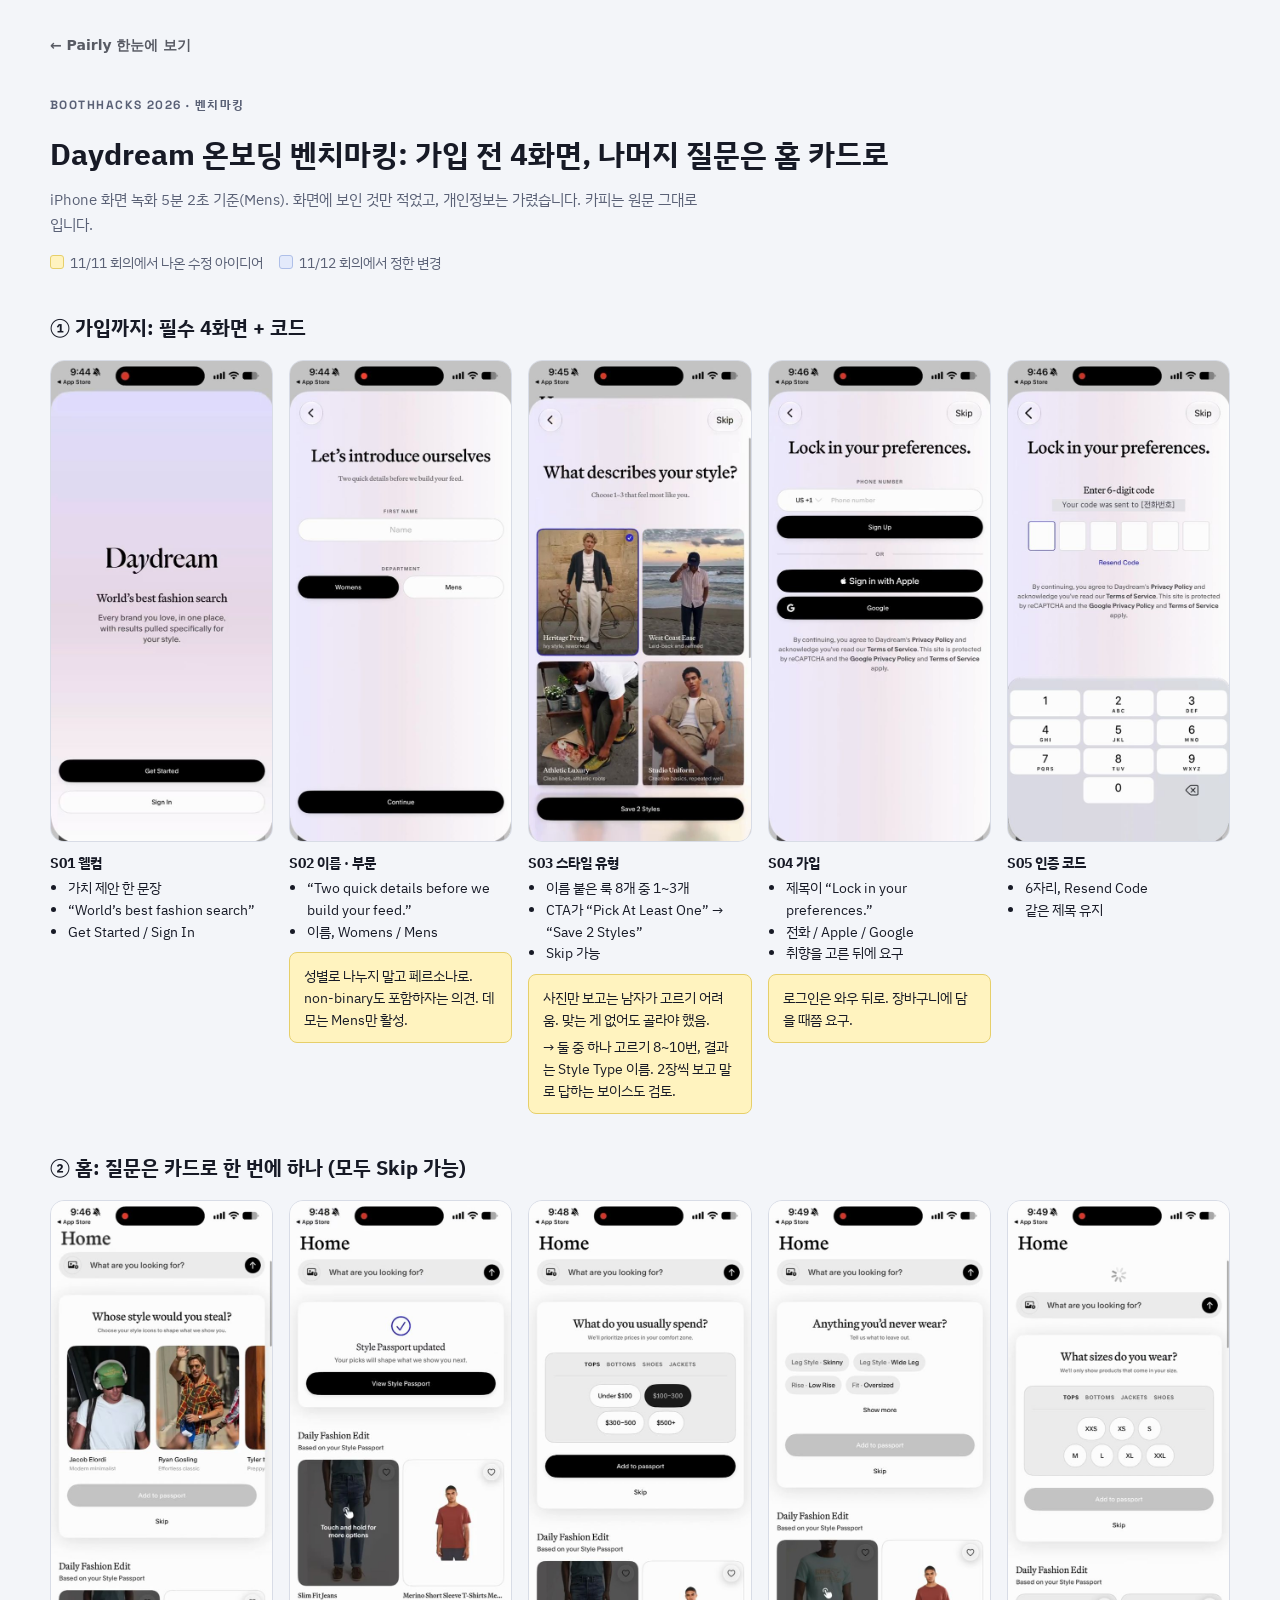
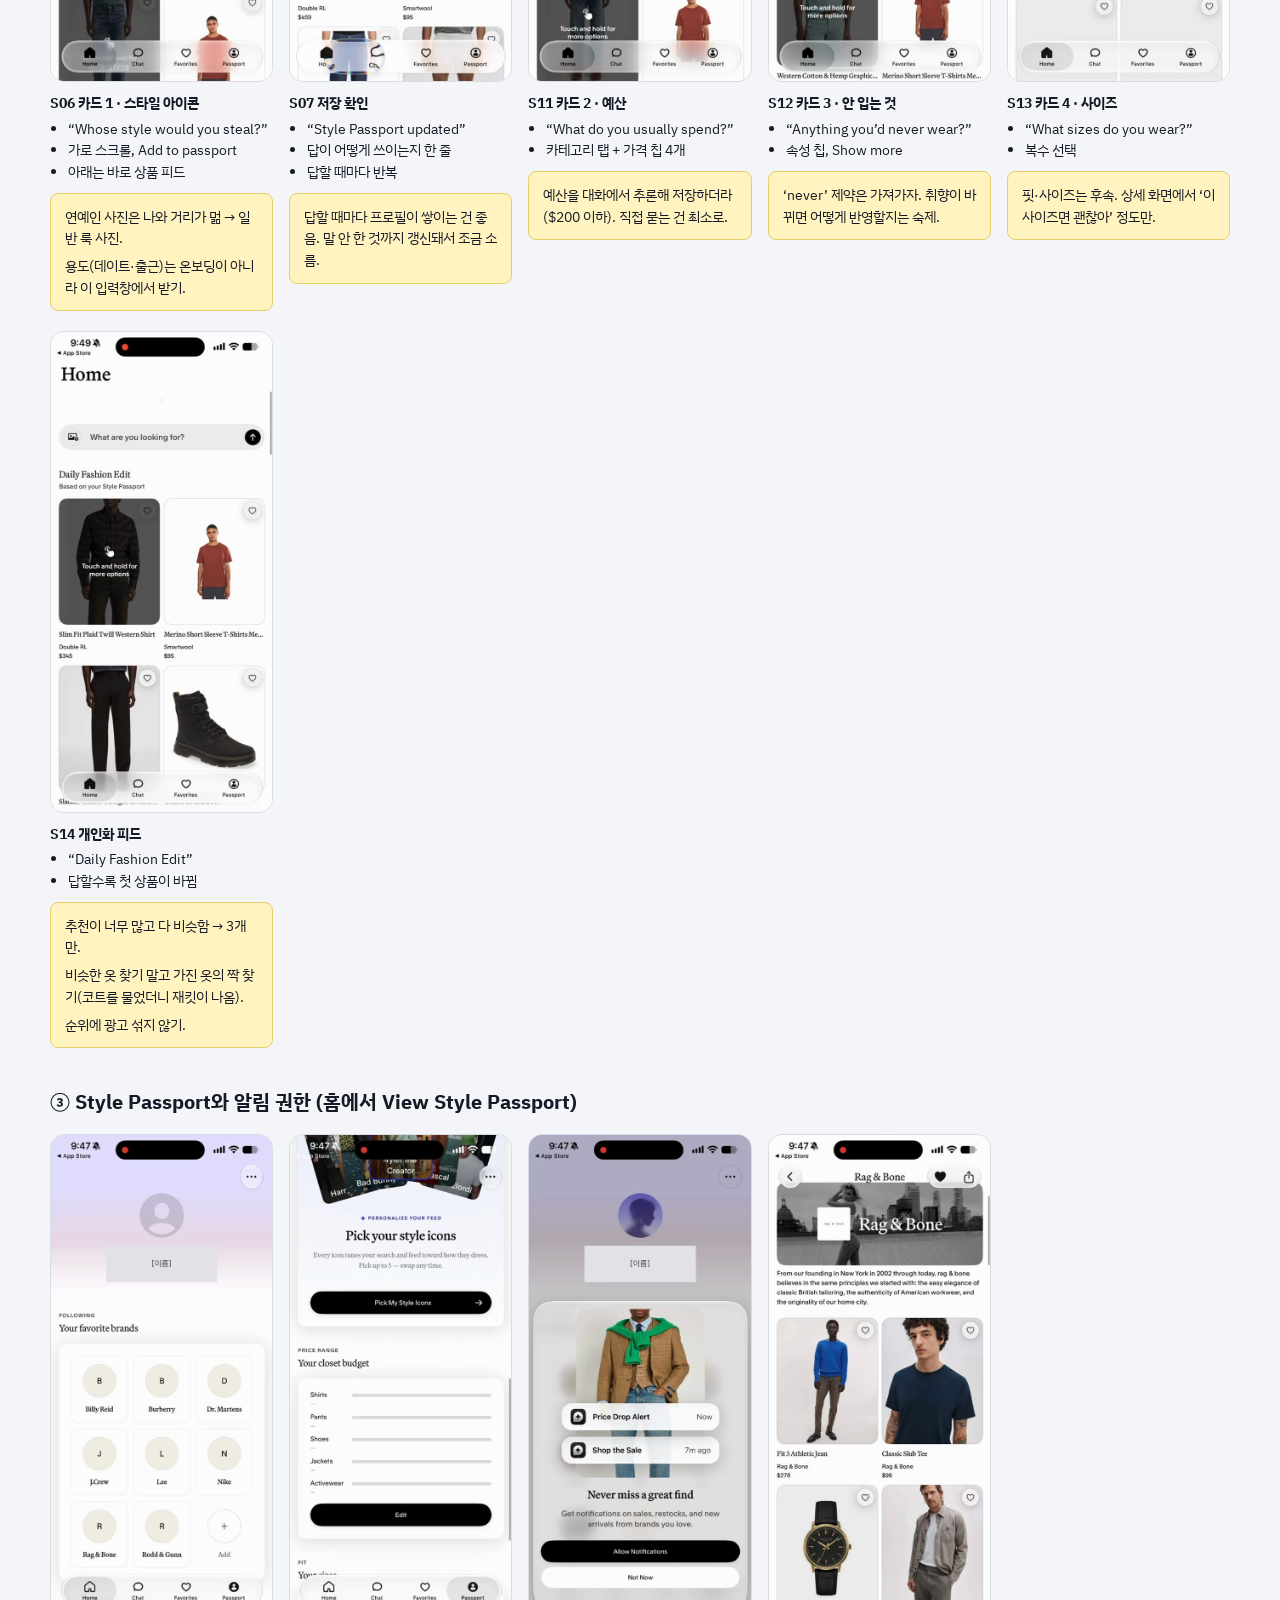
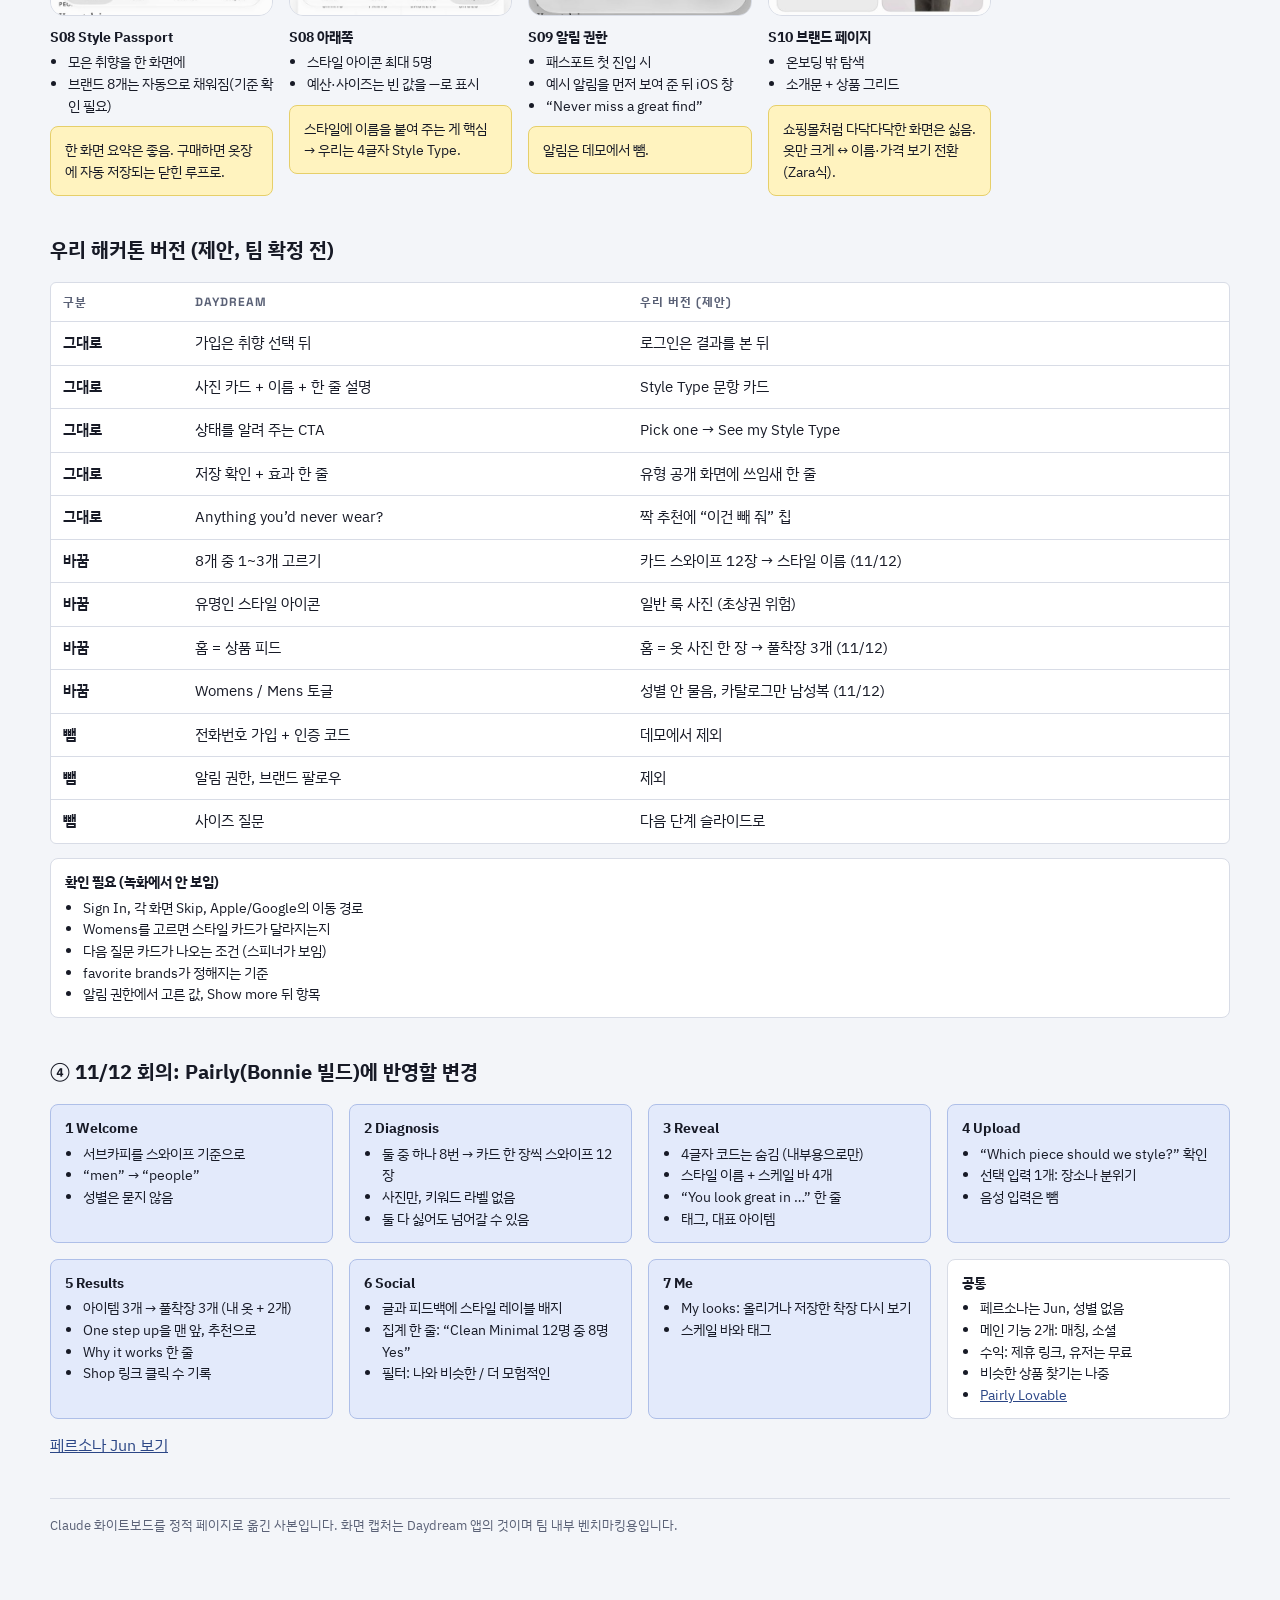
<file: daydream-onboarding.html>
<!doctype html><html lang="ko"><head><meta charset="utf-8"><meta name="viewport" content="width=device-width,initial-scale=1,viewport-fit=cover"><meta name="robots" content="noindex,nofollow"><style>:root{color-scheme:light;box-sizing:border-box}body{margin:0;padding:0;font:14px -apple-system,BlinkMacSystemFont,sans-serif;background:#fff;color:#000}img{max-width:100%}[hidden]:not([hidden=until-found i]){display:none!important}.pg-back{display:block;max-width:920px;margin:0 auto 20px;font:600 14px/1.4 system-ui,sans-serif;color:inherit;opacity:.7;text-decoration:none}.pg-back:hover{opacity:1;text-decoration:underline}</style></head><body>
<title>Daydream 온보딩 화면 기획서</title>
<link rel="stylesheet" href="https://fonts.googleapis.com/css2?family=IBM+Plex+Sans+KR:wght@400;500;600;700&family=Space+Grotesk:wght@500;700&display=swap">
<style>
:root{--bg:#F3F5F9;--surface:#fff;--fg:#171A26;--muted:#5A6176;--line:#D8DCE6;--denim:#2B4686;--stitch:#C98A1B;
--yellow:#FFF3BF;--yellow-line:#E6CF6A;--blue:#E3EAFB;--blue-line:#AEBFE8;--pink:#FBE3EA;
--font-body:"IBM Plex Sans KR","Apple SD Gothic Neo","Malgun Gothic",system-ui,sans-serif;--font-label:"Space Grotesk","IBM Plex Sans KR",system-ui,sans-serif}
@media (prefers-color-scheme:dark){:root{--bg:#11131B;--surface:#1A1D29;--fg:#E8EAF2;--muted:#9BA2B6;--line:#2C3143;--denim:#9DB3EE;--stitch:#E2AB4E;
--yellow:#3A3212;--yellow-line:#6E5F1F;--blue:#1E2A4A;--blue-line:#35477A;--pink:#3A1E28;color-scheme:dark}}
*{box-sizing:border-box}
body{background:var(--bg);color:var(--fg);font-family:var(--font-body);font-size:15.5px;line-height:1.65;padding:36px 16px 64px}
main{max-width:1180px;margin:0 auto;display:flex;flex-direction:column;gap:40px}
.pg-back{max-width:none;margin:0}
.label{font-family:var(--font-label);font-size:12px;font-weight:700;letter-spacing:.12em;text-transform:uppercase;color:var(--muted);margin:0}
h1{font-size:30px;line-height:1.3;margin:6px 0 0;text-wrap:balance}
h2{font-size:20px;line-height:1.4;margin:0 0 4px;text-wrap:balance}
p{margin:0}.sub{color:var(--muted);font-size:15px;max-width:72ch}
header,section{display:flex;flex-direction:column;gap:14px;min-width:0}
.grid{display:grid;grid-template-columns:repeat(auto-fill,minmax(200px,1fr));gap:20px 16px}
.cards{display:grid;grid-template-columns:repeat(auto-fill,minmax(260px,1fr));gap:16px}
.scr{display:flex;flex-direction:column;gap:10px;min-width:0}
.scr img{width:100%;height:auto;border:1px solid var(--line);border-radius:14px;background:var(--surface);display:block}
.cap,.note{font-size:14px;line-height:1.55}
.cap ul,.note ul,.note ol,.cap ol{margin:4px 0 0;padding-left:18px}
.note{border-radius:8px;padding:12px 14px;background:var(--surface);border:1px solid var(--line)}
.note.yellow{background:var(--yellow);border-color:var(--yellow-line)}
.note.blue{background:var(--blue);border-color:var(--blue-line)}
.note.pink{background:var(--pink)}
.note p+p{margin-top:6px}
.key{display:flex;flex-wrap:wrap;gap:8px 16px;font-size:13.5px;color:var(--muted)}
.key span::before{content:"";display:inline-block;width:12px;height:12px;border-radius:3px;margin-right:6px;vertical-align:-1px;border:1px solid var(--line)}
.key .y::before{background:var(--yellow);border-color:var(--yellow-line)}.key .b::before{background:var(--blue);border-color:var(--blue-line)}
.scroll{overflow-x:auto;border:1px solid var(--line);border-radius:6px;background:var(--surface)}
table{border-collapse:collapse;width:100%;min-width:560px;font-size:14.5px;line-height:1.55}
th,td{text-align:left;vertical-align:top;padding:10px 12px;border-bottom:1px solid var(--line)}
th{font-family:var(--font-label);font-size:12px;letter-spacing:.08em;text-transform:uppercase;color:var(--muted)}
tr:last-child td{border-bottom:0}td:first-child{font-weight:600;white-space:nowrap}
a{color:var(--denim)}footer{color:var(--muted);font-size:13px;border-top:1px solid var(--line);padding-top:16px}
.flow{display:grid;grid-template-columns:repeat(auto-fit,minmax(210px,1fr));gap:14px}
@media (max-width:520px){h1{font-size:25px}.grid{grid-template-columns:repeat(2,minmax(0,1fr))}}
</style>
<main>
<a class="pg-back" href="./">← Pairly 한눈에 보기</a>
<header><p class="label">BoothHacks 2026 · 벤치마킹</p><h1>Daydream 온보딩 벤치마킹: 가입 전 4화면, 나머지 질문은 홈 카드로</h1>
<p class="sub">iPhone 화면 녹화 5분 2초 기준(Mens). 화면에 보인 것만 적었고, 개인정보는 가렸습니다. 카피는 원문 그대로입니다.</p>
<div class="key"><span class="y">11/11 회의에서 나온 수정 아이디어</span><span class="b">11/12 회의에서 정한 변경</span></div></header>
<section><h2>① 가입까지: 필수 4화면 + 코드</h2><div class="grid"><div class="scr"><img src="img/S01_welcome.jpg" alt="S01 웰컴 화면" loading="lazy"><div class="cap"><p><b>S01 웰컴</b></p><ul><li>가치 제안 한 문장</li><li>“World’s best fashion search”</li><li>Get Started / Sign In</li></ul></div></div><div class="scr"><img src="img/S02_intro.jpg" alt="S02 이름 · 부문 화면" loading="lazy"><div class="cap"><p><b>S02 이름 · 부문</b></p><ul><li>“Two quick details before we build your feed.”</li><li>이름, Womens / Mens</li></ul></div><div class="note yellow"><p>성별로 나누지 말고 페르소나로. non-binary도 포함하자는 의견. 데모는 Mens만 활성.</p></div></div><div class="scr"><img src="img/S03_style_selected.jpg" alt="S03 스타일 유형 화면" loading="lazy"><div class="cap"><p><b>S03 스타일 유형</b></p><ul><li>이름 붙은 룩 8개 중 1~3개</li><li>CTA가 “Pick At Least One” → “Save 2 Styles”</li><li>Skip 가능</li></ul></div><div class="note yellow"><p>사진만 보고는 남자가 고르기 어려움. 맞는 게 없어도 골라야 했음.</p><p>→ 둘 중 하나 고르기 8~10번, 결과는 Style Type 이름. 2장씩 보고 말로 답하는 보이스도 검토.</p></div></div><div class="scr"><img src="img/S04_signup.jpg" alt="S04 가입 화면" loading="lazy"><div class="cap"><p><b>S04 가입</b></p><ul><li>제목이 “Lock in your preferences.”</li><li>전화 / Apple / Google</li><li>취향을 고른 뒤에 요구</li></ul></div><div class="note yellow"><p>로그인은 와우 뒤로. 장바구니에 담을 때쯤 요구.</p></div></div><div class="scr"><img src="img/S05_code.jpg" alt="S05 인증 코드 화면" loading="lazy"><div class="cap"><p><b>S05 인증 코드</b></p><ul><li>6자리, Resend Code</li><li>같은 제목 유지</li></ul></div></div></div></section>
<section><h2>② 홈: 질문은 카드로 한 번에 하나 (모두 Skip 가능)</h2><div class="grid"><div class="scr"><img src="img/S06_home_icons.jpg" alt="S06 카드 1 · 스타일 아이콘 화면" loading="lazy"><div class="cap"><p><b>S06 카드 1 · 스타일 아이콘</b></p><ul><li>“Whose style would you steal?”</li><li>가로 스크롤, Add to passport</li><li>아래는 바로 상품 피드</li></ul></div><div class="note yellow"><p>연예인 사진은 나와 거리가 멂 → 일반 룩 사진.</p><p>용도(데이트·출근)는 온보딩이 아니라 이 입력창에서 받기.</p></div></div><div class="scr"><img src="img/S07_passport_updated.jpg" alt="S07 저장 확인 화면" loading="lazy"><div class="cap"><p><b>S07 저장 확인</b></p><ul><li>“Style Passport updated”</li><li>답이 어떻게 쓰이는지 한 줄</li><li>답할 때마다 반복</li></ul></div><div class="note yellow"><p>답할 때마다 프로필이 쌓이는 건 좋음. 말 안 한 것까지 갱신돼서 조금 소름.</p></div></div><div class="scr"><img src="img/S11_spend_selected.jpg" alt="S11 카드 2 · 예산 화면" loading="lazy"><div class="cap"><p><b>S11 카드 2 · 예산</b></p><ul><li>“What do you usually spend?”</li><li>카테고리 탭 + 가격 칩 4개</li></ul></div><div class="note yellow"><p>예산을 대화에서 추론해 저장하더라($200 이하). 직접 묻는 건 최소로.</p></div></div><div class="scr"><img src="img/S12_never.jpg" alt="S12 카드 3 · 안 입는 것 화면" loading="lazy"><div class="cap"><p><b>S12 카드 3 · 안 입는 것</b></p><ul><li>“Anything you’d never wear?”</li><li>속성 칩, Show more</li></ul></div><div class="note yellow"><p>‘never’ 제약은 가져가자. 취향이 바뀌면 어떻게 반영할지는 숙제.</p></div></div><div class="scr"><img src="img/S13_sizes.jpg" alt="S13 카드 4 · 사이즈 화면" loading="lazy"><div class="cap"><p><b>S13 카드 4 · 사이즈</b></p><ul><li>“What sizes do you wear?”</li><li>복수 선택</li></ul></div><div class="note yellow"><p>핏·사이즈는 후속. 상세 화면에서 ‘이 사이즈면 괜찮아’ 정도만.</p></div></div><div class="scr"><img src="img/S14_feed.jpg" alt="S14 개인화 피드 화면" loading="lazy"><div class="cap"><p><b>S14 개인화 피드</b></p><ul><li>“Daily Fashion Edit”</li><li>답할수록 첫 상품이 바뀜</li></ul></div><div class="note yellow"><p>추천이 너무 많고 다 비슷함 → 3개만.</p><p>비슷한 옷 찾기 말고 가진 옷의 짝 찾기(코트를 물었더니 재킷이 나옴).</p><p>순위에 광고 섞지 않기.</p></div></div></div></section>
<section><h2>③ Style Passport와 알림 권한 (홈에서 View Style Passport)</h2><div class="grid"><div class="scr"><img src="img/S08_passport_top.jpg" alt="S08 Style Passport 화면" loading="lazy"><div class="cap"><p><b>S08 Style Passport</b></p><ul><li>모은 취향을 한 화면에</li><li>브랜드 8개는 자동으로 채워짐(기준 확인 필요)</li></ul></div><div class="note yellow"><p>한 화면 요약은 좋음. 구매하면 옷장에 자동 저장되는 닫힌 루프로.</p></div></div><div class="scr"><img src="img/S08_passport_icons_budget.jpg" alt="S08 아래쪽 화면" loading="lazy"><div class="cap"><p><b>S08 아래쪽</b></p><ul><li>스타일 아이콘 최대 5명</li><li>예산·사이즈는 빈 값을 —로 표시</li></ul></div><div class="note yellow"><p>스타일에 이름을 붙여 주는 게 핵심 → 우리는 4글자 Style Type.</p></div></div><div class="scr"><img src="img/S09_notify_sheet.jpg" alt="S09 알림 권한 화면" loading="lazy"><div class="cap"><p><b>S09 알림 권한</b></p><ul><li>패스포트 첫 진입 시</li><li>예시 알림을 먼저 보여 준 뒤 iOS 창</li><li>“Never miss a great find”</li></ul></div><div class="note yellow"><p>알림은 데모에서 뺌.</p></div></div><div class="scr"><img src="img/S10_brand.jpg" alt="S10 브랜드 페이지 화면" loading="lazy"><div class="cap"><p><b>S10 브랜드 페이지</b></p><ul><li>온보딩 밖 탐색</li><li>소개문 + 상품 그리드</li></ul></div><div class="note yellow"><p>쇼핑몰처럼 다닥다닥한 화면은 싫음. 옷만 크게 ↔ 이름·가격 보기 전환(Zara식).</p></div></div></div></section>
<section><h2>우리 해커톤 버전 (제안, 팀 확정 전)</h2><div class="scroll"><table><tr><th>구분</th><th>Daydream</th><th>우리 버전 (제안)</th></tr><tr><td>그대로</td><td>가입은 취향 선택 뒤</td><td>로그인은 결과를 본 뒤</td></tr><tr><td>그대로</td><td>사진 카드 + 이름 + 한 줄 설명</td><td>Style Type 문항 카드</td></tr><tr><td>그대로</td><td>상태를 알려 주는 CTA</td><td>Pick one → See my Style Type</td></tr><tr><td>그대로</td><td>저장 확인 + 효과 한 줄</td><td>유형 공개 화면에 쓰임새 한 줄</td></tr><tr><td>그대로</td><td>Anything you’d never wear?</td><td>짝 추천에 “이건 빼 줘” 칩</td></tr><tr><td>바꿈</td><td>8개 중 1~3개 고르기</td><td>카드 스와이프 12장 → 스타일 이름 (11/12)</td></tr><tr><td>바꿈</td><td>유명인 스타일 아이콘</td><td>일반 룩 사진 (초상권 위험)</td></tr><tr><td>바꿈</td><td>홈 = 상품 피드</td><td>홈 = 옷 사진 한 장 → 풀착장 3개 (11/12)</td></tr><tr><td>바꿈</td><td>Womens / Mens 토글</td><td>성별 안 물음, 카탈로그만 남성복 (11/12)</td></tr><tr><td>뺌</td><td>전화번호 가입 + 인증 코드</td><td>데모에서 제외</td></tr><tr><td>뺌</td><td>알림 권한, 브랜드 팔로우</td><td>제외</td></tr><tr><td>뺌</td><td>사이즈 질문</td><td>다음 단계 슬라이드로</td></tr></table></div>
<div class="note"><p><b>확인 필요 (녹화에서 안 보임)</b></p><ul><li>Sign In, 각 화면 Skip, Apple/Google의 이동 경로</li><li>Womens를 고르면 스타일 카드가 달라지는지</li><li>다음 질문 카드가 나오는 조건 (스피너가 보임)</li><li>favorite brands가 정해지는 기준</li><li>알림 권한에서 고른 값, Show more 뒤 항목</li></ul></div></section>
<section><h2>④ 11/12 회의: Pairly(Bonnie 빌드)에 반영할 변경</h2><div class="cards"><div class="note blue"><p><b>1 Welcome</b></p><ul><li>서브카피를 스와이프 기준으로</li><li>“men” → “people”</li><li>성별은 묻지 않음</li></ul></div><div class="note blue"><p><b>2 Diagnosis</b></p><ul><li>둘 중 하나 8번 → 카드 한 장씩 스와이프 12장</li><li>사진만, 키워드 라벨 없음</li><li>둘 다 싫어도 넘어갈 수 있음</li></ul></div><div class="note blue"><p><b>3 Reveal</b></p><ul><li>4글자 코드는 숨김 (내부용으로만)</li><li>스타일 이름 + 스케일 바 4개</li><li>“You look great in …” 한 줄</li><li>태그, 대표 아이템</li></ul></div><div class="note blue"><p><b>4 Upload</b></p><ul><li>“Which piece should we style?” 확인</li><li>선택 입력 1개: 장소나 분위기</li><li>음성 입력은 뺌</li></ul></div><div class="note blue"><p><b>5 Results</b></p><ul><li>아이템 3개 → 풀착장 3개 (내 옷 + 2개)</li><li>One step up을 맨 앞, 추천으로</li><li>Why it works 한 줄</li><li>Shop 링크 클릭 수 기록</li></ul></div><div class="note blue"><p><b>6 Social</b></p><ul><li>글과 피드백에 스타일 레이블 배지</li><li>집계 한 줄: “Clean Minimal 12명 중 8명 Yes”</li><li>필터: 나와 비슷한 / 더 모험적인</li></ul></div><div class="note blue"><p><b>7 Me</b></p><ul><li>My looks: 올리거나 저장한 착장 다시 보기</li><li>스케일 바와 태그</li></ul></div><div class="note white"><p><b>공통</b></p><ul><li>페르소나는 Jun, 성별 없음</li><li>메인 기능 2개: 매칭, 소셜</li><li>수익: 제휴 링크, 유저는 무료</li><li>비슷한 상품 찾기는 나중</li><li><a href="https://lovable.dev/projects/36302fa5-854e-5768-860f-2abb26bec298">Pairly Lovable</a></li></ul></div></div>
<p><a href="persona.html">페르소나 Jun 보기</a></p></section>
<footer>Claude 화이트보드를 정적 페이지로 옮긴 사본입니다. 화면 캡처는 Daydream 앱의 것이며 팀 내부 벤치마킹용입니다.</footer>
</main>
</body></html>
</file>
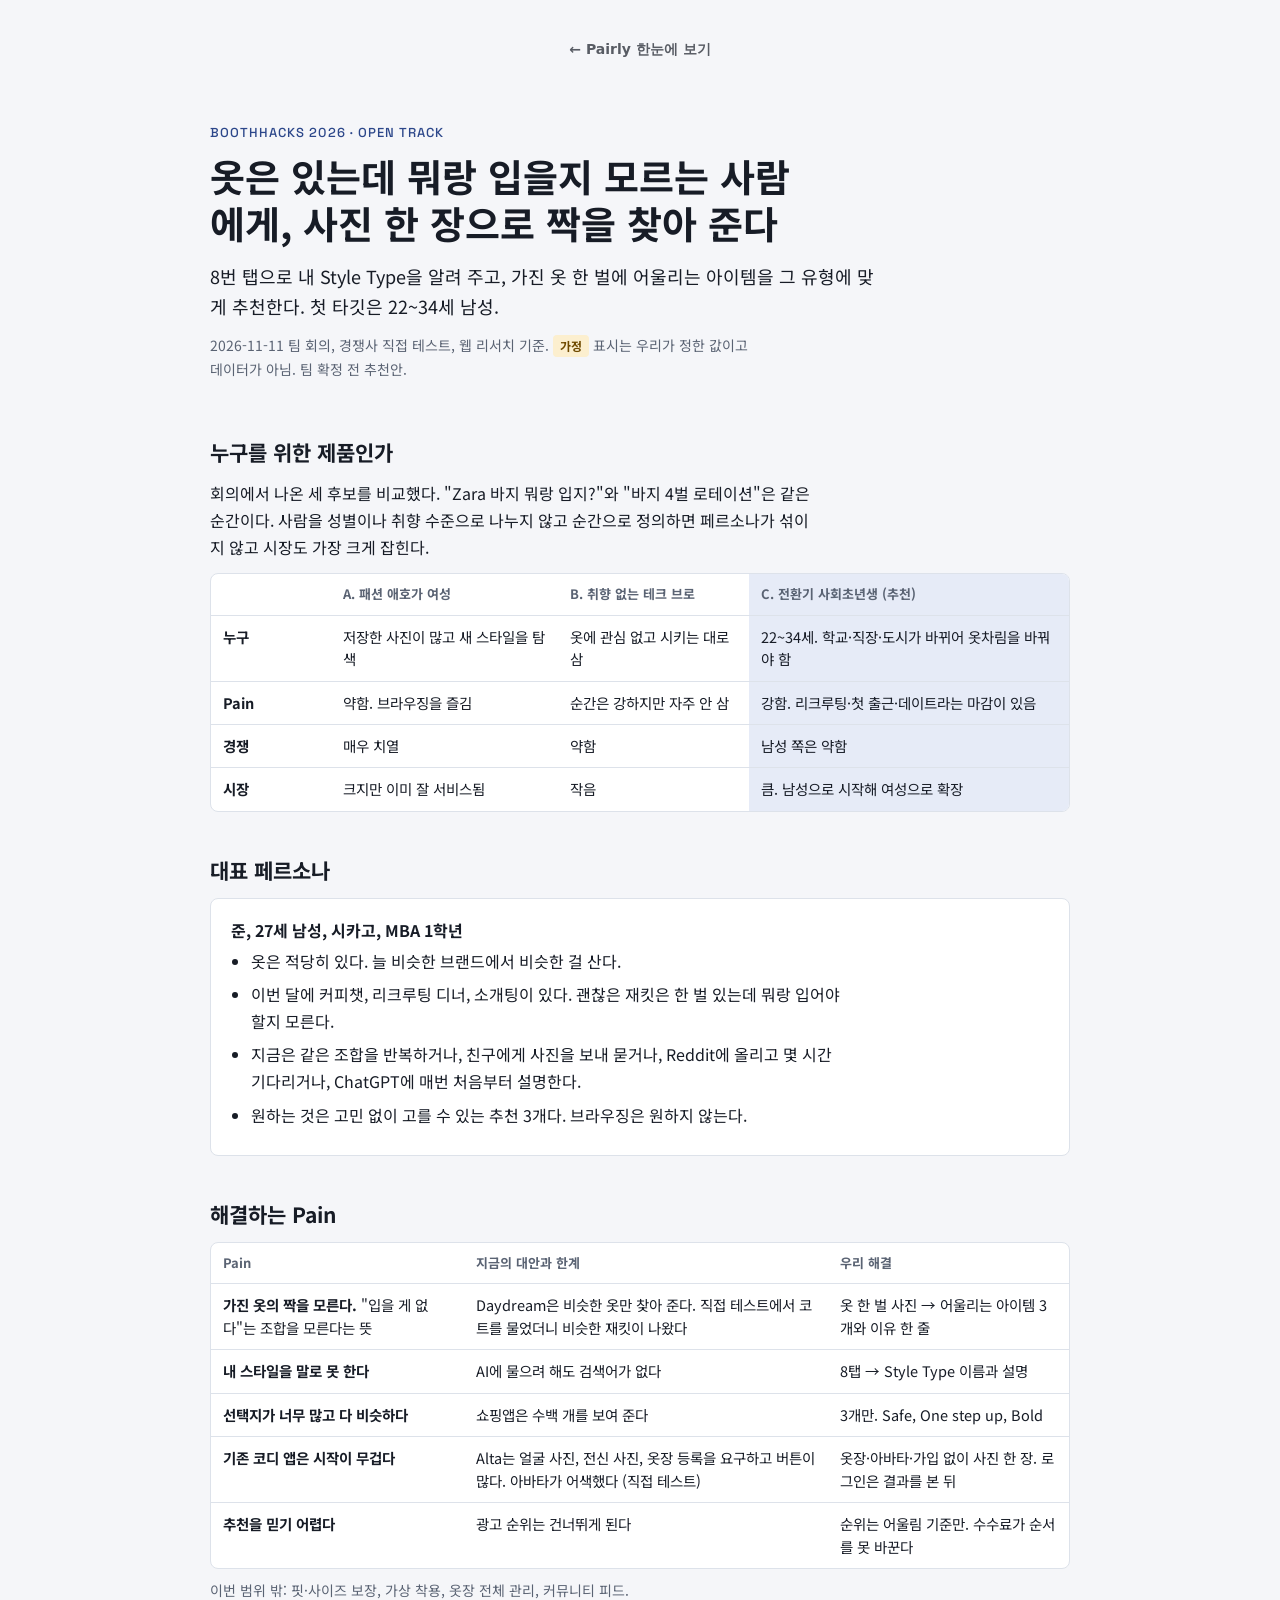
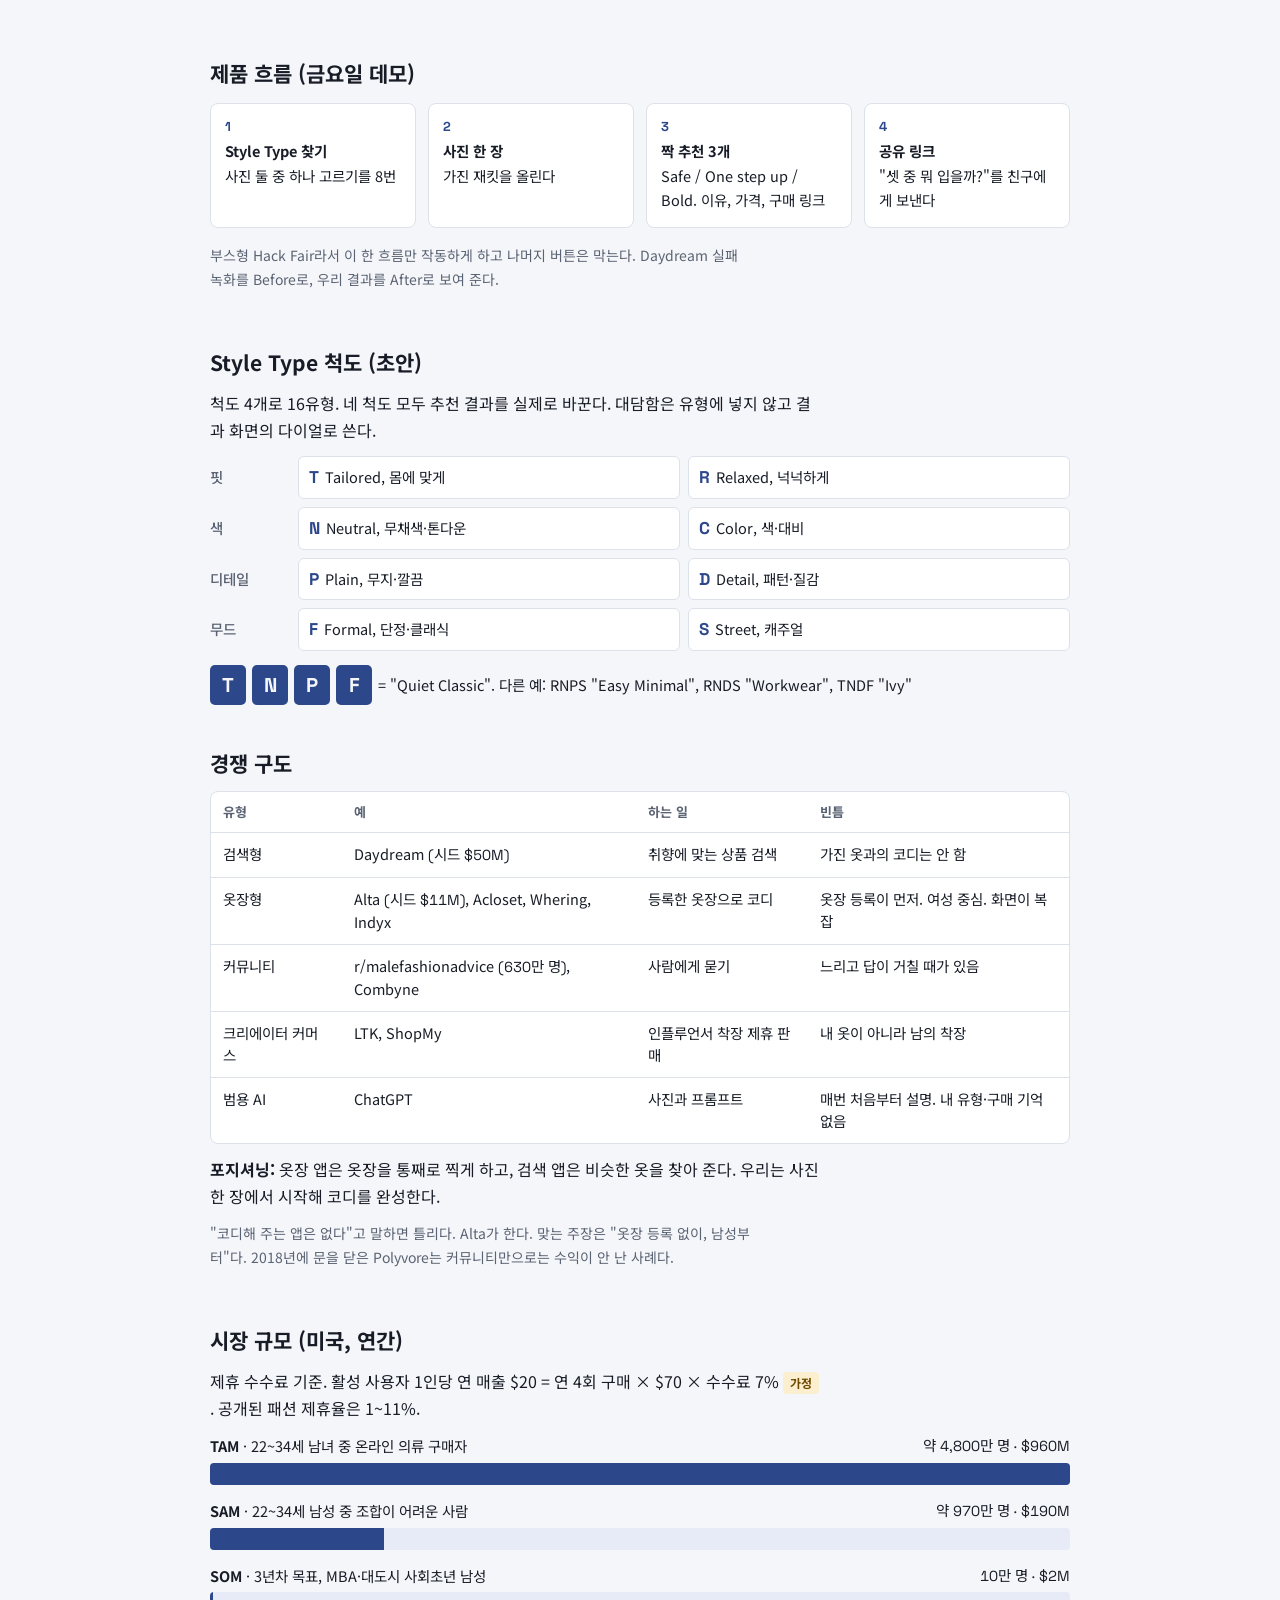
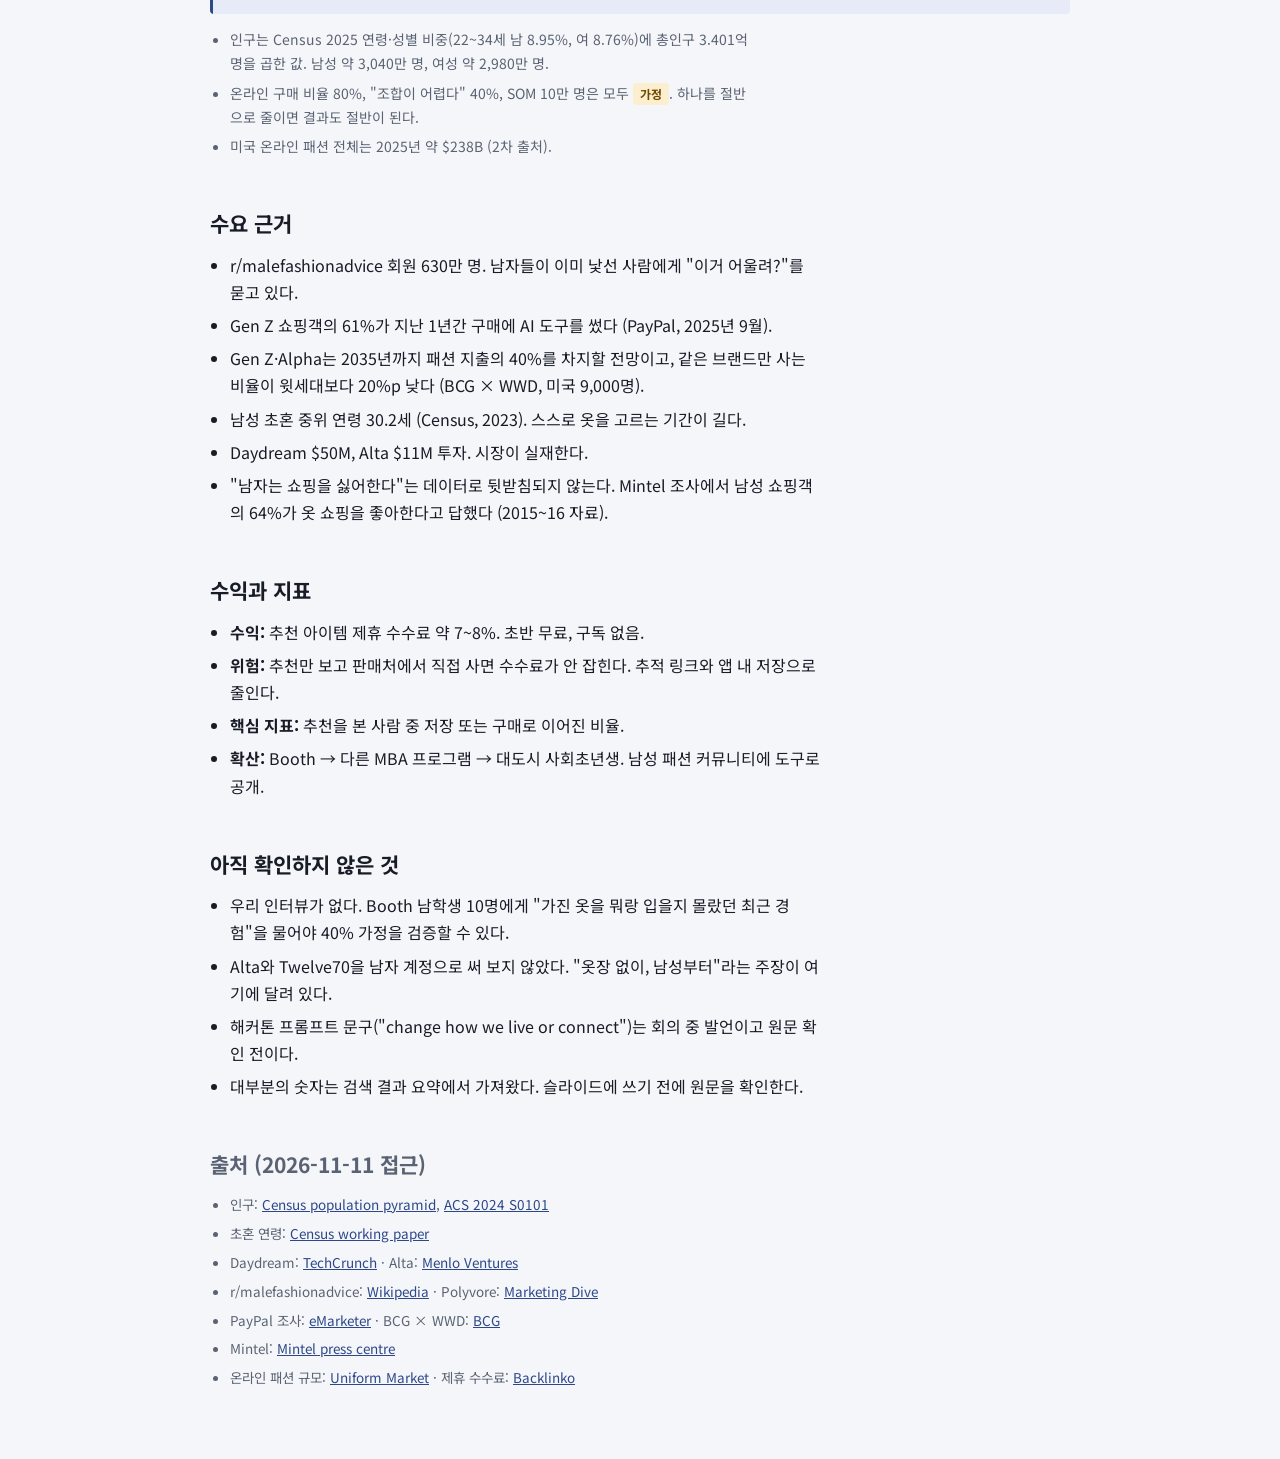
<file: market-brief.html>
<!doctype html><html lang="ko"><head><meta charset="utf-8"><meta name="viewport" content="width=device-width,initial-scale=1,viewport-fit=cover"><meta name="robots" content="noindex,nofollow"><style>:root{color-scheme:light;box-sizing:border-box}body{margin:0;padding:0;font:14px -apple-system,BlinkMacSystemFont,sans-serif;background:#fff;color:#000}img{max-width:100%}[hidden]:not([hidden=until-found i]){display:none!important}.pg-back{display:block;max-width:920px;margin:0 auto 20px;font:600 14px/1.4 system-ui,sans-serif;color:inherit;opacity:.7;text-decoration:none}.pg-back:hover{opacity:1;text-decoration:underline}</style></head><body>
<title>Style Type 시장 브리프</title>
<meta name="claude:viewport-fit-sides" content="cover">
<link rel="stylesheet" href="https://fonts.googleapis.com/css2?family=Noto+Sans+KR:wght@400;500;700&family=Space+Grotesk:wght@500;700&display=swap">
<style>
/* Layout: one reading column; tables and the market chart break the rhythm, everything else is text. */
:root {
  --bg: #f5f6f9; --surface: #ffffff; --ink: #171c26; --muted: #5a6373; --line: #dde2ea;
  --accent: #2c478a; --accent-soft: #e6ebf7;
  --warn-bg: #fcefcf; --warn-ink: #6f4a00;
  --font-body: "Noto Sans KR", -apple-system, "Apple SD Gothic Neo", sans-serif;
  --font-display: "Space Grotesk", "Noto Sans KR", sans-serif;
}
@media (prefers-color-scheme: dark) { :root:not([data-theme="light"]) {
  --bg: #11141a; --surface: #191e27; --ink: #e8ebf1; --muted: #9aa3b3; --line: #2a313e;
  --accent: #93abec; --accent-soft: #212b44; --warn-bg: #3a2e10; --warn-ink: #f0c96a; color-scheme: dark } }
:root[data-theme="dark"] {
  --bg: #11141a; --surface: #191e27; --ink: #e8ebf1; --muted: #9aa3b3; --line: #2a313e;
  --accent: #93abec; --accent-soft: #212b44; --warn-bg: #3a2e10; --warn-ink: #f0c96a; color-scheme: dark }
* { box-sizing: border-box; }
body { background: var(--bg); color: var(--ink); font: 16px/1.7 var(--font-body);
  padding-left: max(16px, env(safe-area-inset-left, 0px)); padding-right: max(16px, env(safe-area-inset-right, 0px)); padding-block: 40px 64px; }
main { max-width: 860px; margin: 0 auto; display: flex; flex-direction: column; gap: 44px; }
header p.kicker { font: 500 13px/1.4 var(--font-display); letter-spacing: .08em; text-transform: uppercase; color: var(--accent); margin: 0 0 10px; }
h1 { font: 700 clamp(26px, 5vw, 38px)/1.25 var(--font-body); margin: 0 0 14px; text-wrap: balance; }
h2 { font: 700 21px/1.35 var(--font-body); margin: 0 0 14px; text-wrap: balance; }
h3 { font: 700 16px/1.4 var(--font-body); margin: 0 0 6px; }
p { margin: 0 0 12px; max-width: 68ch; }
.lede { font-size: 18px; color: var(--ink); }
.meta { color: var(--muted); font-size: 14px; }
section { min-width: 0; }
ul { margin: 0; padding-left: 20px; max-width: 68ch; }
li { margin-bottom: 6px; }
a { color: var(--accent); }
.tag { display: inline-block; background: var(--warn-bg); color: var(--warn-ink); font-size: 12px; font-weight: 700; padding: 1px 7px; border-radius: 4px; white-space: nowrap; }
.scroll { overflow-x: auto; border: 1px solid var(--line); border-radius: 8px; background: var(--surface); }
table { border-collapse: collapse; width: 100%; font-size: 14.5px; line-height: 1.55; }
th, td { text-align: left; vertical-align: top; padding: 10px 12px; border-bottom: 1px solid var(--line); min-width: 120px; }
tr:last-child td { border-bottom: 0; }
th { font-weight: 700; color: var(--muted); font-size: 13px; }
td.pick, th.pick { background: var(--accent-soft); }
.num { font-family: var(--font-display); font-variant-numeric: tabular-nums; white-space: nowrap; }
.persona { background: var(--surface); border: 1px solid var(--line); border-radius: 8px; padding: 20px; }
.flow { display: grid; grid-template-columns: repeat(auto-fit, minmax(180px, 1fr)); gap: 12px; padding: 0; list-style: none; max-width: none; counter-reset: step; }
.flow li { background: var(--surface); border: 1px solid var(--line); border-radius: 8px; padding: 14px; margin: 0; font-size: 14.5px; counter-increment: step; }
.flow li::before { content: counter(step); display: block; font: 700 13px var(--font-display); color: var(--accent); margin-bottom: 4px; }
.axes { display: grid; gap: 8px; }
.axis { display: grid; grid-template-columns: 5.5em 1fr 1fr; gap: 8px; align-items: stretch; font-size: 14.5px; }
.axis > span { color: var(--muted); align-self: center; font-weight: 500; }
.pole { background: var(--surface); border: 1px solid var(--line); border-radius: 6px; padding: 8px 10px; min-width: 0; }
.pole b { font: 700 17px var(--font-display); color: var(--accent); margin-right: 6px; }
.typecode { display: flex; gap: 6px; flex-wrap: wrap; align-items: center; margin-top: 14px; font-size: 14.5px; }
.typecode i { font: 700 20px/1 var(--font-display); font-style: normal; width: 36px; height: 40px; display: grid; place-items: center; background: var(--accent); color: var(--bg); border-radius: 5px; }
.bars { display: grid; gap: 14px; }
.bar-row { display: grid; gap: 4px; }
.bar-label { display: flex; justify-content: space-between; gap: 12px; flex-wrap: wrap; font-size: 14.5px; }
.track { height: 22px; background: var(--accent-soft); border-radius: 4px; overflow: hidden; }
.fill { height: 100%; background: var(--accent); min-width: 3px; }
.note { font-size: 14px; color: var(--muted); }
.sources { font-size: 13.5px; color: var(--muted); }
.sources li { overflow-wrap: anywhere; }
@media (max-width: 520px) { .axis { grid-template-columns: 1fr 1fr; } .axis > span { grid-column: 1 / -1; } }
</style>

<main>
<a class="pg-back" href="./">← Pairly 한눈에 보기</a>

<header>
  <p class="kicker">BoothHacks 2026 · Open Track</p>
  <h1>옷은 있는데 뭐랑 입을지 모르는 사람에게, 사진 한 장으로 짝을 찾아 준다</h1>
  <p class="lede">8번 탭으로 내 Style Type을 알려 주고, 가진 옷 한 벌에 어울리는 아이템을 그 유형에 맞게 추천한다. 첫 타깃은 22~34세 남성.</p>
  <p class="meta">2026-11-11 팀 회의, 경쟁사 직접 테스트, 웹 리서치 기준. <span class="tag">가정</span> 표시는 우리가 정한 값이고 데이터가 아님. 팀 확정 전 추천안.</p>
</header>

<section>
  <h2>누구를 위한 제품인가</h2>
  <p>회의에서 나온 세 후보를 비교했다. "Zara 바지 뭐랑 입지?"와 "바지 4벌 로테이션"은 같은 순간이다. 사람을 성별이나 취향 수준으로 나누지 않고 순간으로 정의하면 페르소나가 섞이지 않고 시장도 가장 크게 잡힌다.</p>
  <div class="scroll"><table>
    <tr><th></th><th>A. 패션 애호가 여성</th><th>B. 취향 없는 테크 브로</th><th class="pick">C. 전환기 사회초년생 (추천)</th></tr>
    <tr><td><b>누구</b></td><td>저장한 사진이 많고 새 스타일을 탐색</td><td>옷에 관심 없고 시키는 대로 삼</td><td class="pick">22~34세. 학교·직장·도시가 바뀌어 옷차림을 바꿔야 함</td></tr>
    <tr><td><b>Pain</b></td><td>약함. 브라우징을 즐김</td><td>순간은 강하지만 자주 안 삼</td><td class="pick">강함. 리크루팅·첫 출근·데이트라는 마감이 있음</td></tr>
    <tr><td><b>경쟁</b></td><td>매우 치열</td><td>약함</td><td class="pick">남성 쪽은 약함</td></tr>
    <tr><td><b>시장</b></td><td>크지만 이미 잘 서비스됨</td><td>작음</td><td class="pick">큼. 남성으로 시작해 여성으로 확장</td></tr>
  </table></div>
</section>

<section>
  <h2>대표 페르소나</h2>
  <div class="persona">
    <h3>준, 27세 남성, 시카고, MBA 1학년</h3>
    <ul>
      <li>옷은 적당히 있다. 늘 비슷한 브랜드에서 비슷한 걸 산다.</li>
      <li>이번 달에 커피챗, 리크루팅 디너, 소개팅이 있다. 괜찮은 재킷은 한 벌 있는데 뭐랑 입어야 할지 모른다.</li>
      <li>지금은 같은 조합을 반복하거나, 친구에게 사진을 보내 묻거나, Reddit에 올리고 몇 시간 기다리거나, ChatGPT에 매번 처음부터 설명한다.</li>
      <li>원하는 것은 고민 없이 고를 수 있는 추천 3개다. 브라우징은 원하지 않는다.</li>
    </ul>
  </div>
</section>

<section>
  <h2>해결하는 Pain</h2>
  <div class="scroll"><table>
    <tr><th>Pain</th><th>지금의 대안과 한계</th><th>우리 해결</th></tr>
    <tr><td><b>가진 옷의 짝을 모른다.</b> "입을 게 없다"는 조합을 모른다는 뜻</td><td>Daydream은 비슷한 옷만 찾아 준다. 직접 테스트에서 코트를 물었더니 비슷한 재킷이 나왔다</td><td>옷 한 벌 사진 → 어울리는 아이템 3개와 이유 한 줄</td></tr>
    <tr><td><b>내 스타일을 말로 못 한다</b></td><td>AI에 물으려 해도 검색어가 없다</td><td>8탭 → Style Type 이름과 설명</td></tr>
    <tr><td><b>선택지가 너무 많고 다 비슷하다</b></td><td>쇼핑앱은 수백 개를 보여 준다</td><td>3개만. Safe, One step up, Bold</td></tr>
    <tr><td><b>기존 코디 앱은 시작이 무겁다</b></td><td>Alta는 얼굴 사진, 전신 사진, 옷장 등록을 요구하고 버튼이 많다. 아바타가 어색했다 (직접 테스트)</td><td>옷장·아바타·가입 없이 사진 한 장. 로그인은 결과를 본 뒤</td></tr>
    <tr><td><b>추천을 믿기 어렵다</b></td><td>광고 순위는 건너뛰게 된다</td><td>순위는 어울림 기준만. 수수료가 순서를 못 바꾼다</td></tr>
  </table></div>
  <p class="note" style="margin-top:10px">이번 범위 밖: 핏·사이즈 보장, 가상 착용, 옷장 전체 관리, 커뮤니티 피드.</p>
</section>

<section>
  <h2>제품 흐름 (금요일 데모)</h2>
  <ol class="flow">
    <li><b>Style Type 찾기</b><br>사진 둘 중 하나 고르기를 8번</li>
    <li><b>사진 한 장</b><br>가진 재킷을 올린다</li>
    <li><b>짝 추천 3개</b><br>Safe / One step up / Bold. 이유, 가격, 구매 링크</li>
    <li><b>공유 링크</b><br>"셋 중 뭐 입을까?"를 친구에게 보낸다</li>
  </ol>
  <p class="note" style="margin-top:10px">부스형 Hack Fair라서 이 한 흐름만 작동하게 하고 나머지 버튼은 막는다. Daydream 실패 녹화를 Before로, 우리 결과를 After로 보여 준다.</p>
</section>

<section>
  <h2>Style Type 척도 (초안)</h2>
  <p>척도 4개로 16유형. 네 척도 모두 추천 결과를 실제로 바꾼다. 대담함은 유형에 넣지 않고 결과 화면의 다이얼로 쓴다.</p>
  <div class="axes">
    <div class="axis"><span>핏</span><div class="pole"><b>T</b>Tailored, 몸에 맞게</div><div class="pole"><b>R</b>Relaxed, 넉넉하게</div></div>
    <div class="axis"><span>색</span><div class="pole"><b>N</b>Neutral, 무채색·톤다운</div><div class="pole"><b>C</b>Color, 색·대비</div></div>
    <div class="axis"><span>디테일</span><div class="pole"><b>P</b>Plain, 무지·깔끔</div><div class="pole"><b>D</b>Detail, 패턴·질감</div></div>
    <div class="axis"><span>무드</span><div class="pole"><b>F</b>Formal, 단정·클래식</div><div class="pole"><b>S</b>Street, 캐주얼</div></div>
  </div>
  <div class="typecode"><i>T</i><i>N</i><i>P</i><i>F</i><span>= "Quiet Classic". 다른 예: RNPS "Easy Minimal", RNDS "Workwear", TNDF "Ivy"</span></div>
</section>

<section>
  <h2>경쟁 구도</h2>
  <div class="scroll"><table>
    <tr><th>유형</th><th>예</th><th>하는 일</th><th>빈틈</th></tr>
    <tr><td>검색형</td><td>Daydream <span class="num">(시드 $50M)</span></td><td>취향에 맞는 상품 검색</td><td>가진 옷과의 코디는 안 함</td></tr>
    <tr><td>옷장형</td><td>Alta <span class="num">(시드 $11M)</span>, Acloset, Whering, Indyx</td><td>등록한 옷장으로 코디</td><td>옷장 등록이 먼저. 여성 중심. 화면이 복잡</td></tr>
    <tr><td>커뮤니티</td><td>r/malefashionadvice <span class="num">(630만 명)</span>, Combyne</td><td>사람에게 묻기</td><td>느리고 답이 거칠 때가 있음</td></tr>
    <tr><td>크리에이터 커머스</td><td>LTK, ShopMy</td><td>인플루언서 착장 제휴 판매</td><td>내 옷이 아니라 남의 착장</td></tr>
    <tr><td>범용 AI</td><td>ChatGPT</td><td>사진과 프롬프트</td><td>매번 처음부터 설명. 내 유형·구매 기억 없음</td></tr>
  </table></div>
  <p style="margin-top:12px"><b>포지셔닝:</b> 옷장 앱은 옷장을 통째로 찍게 하고, 검색 앱은 비슷한 옷을 찾아 준다. 우리는 사진 한 장에서 시작해 코디를 완성한다.</p>
  <p class="note">"코디해 주는 앱은 없다"고 말하면 틀리다. Alta가 한다. 맞는 주장은 "옷장 등록 없이, 남성부터"다. 2018년에 문을 닫은 Polyvore는 커뮤니티만으로는 수익이 안 난 사례다.</p>
</section>

<section>
  <h2>시장 규모 (미국, 연간)</h2>
  <p>제휴 수수료 기준. 활성 사용자 1인당 연 매출 $20 = 연 4회 구매 × $70 × 수수료 7% <span class="tag">가정</span>. 공개된 패션 제휴율은 1~11%.</p>
  <div class="bars">
    <div class="bar-row">
      <div class="bar-label"><span><b>TAM</b> · 22~34세 남녀 중 온라인 의류 구매자</span><span class="num">약 4,800만 명 · $960M</span></div>
      <div class="track"><div class="fill" style="width:100%"></div></div>
    </div>
    <div class="bar-row">
      <div class="bar-label"><span><b>SAM</b> · 22~34세 남성 중 조합이 어려운 사람</span><span class="num">약 970만 명 · $190M</span></div>
      <div class="track"><div class="fill" style="width:20.2%"></div></div>
    </div>
    <div class="bar-row">
      <div class="bar-label"><span><b>SOM</b> · 3년차 목표, MBA·대도시 사회초년 남성</span><span class="num">10만 명 · $2M</span></div>
      <div class="track"><div class="fill" style="width:0.21%"></div></div>
    </div>
  </div>
  <ul style="margin-top:14px" class="note">
    <li>인구는 Census 2025 연령·성별 비중(22~34세 남 8.95%, 여 8.76%)에 총인구 3.401억 명을 곱한 값. 남성 약 3,040만 명, 여성 약 2,980만 명.</li>
    <li>온라인 구매 비율 80%, "조합이 어렵다" 40%, SOM 10만 명은 모두 <span class="tag">가정</span>. 하나를 절반으로 줄이면 결과도 절반이 된다.</li>
    <li>미국 온라인 패션 전체는 2025년 약 $238B (2차 출처).</li>
  </ul>
</section>

<section>
  <h2>수요 근거</h2>
  <ul>
    <li>r/malefashionadvice 회원 630만 명. 남자들이 이미 낯선 사람에게 "이거 어울려?"를 묻고 있다.</li>
    <li>Gen Z 쇼핑객의 61%가 지난 1년간 구매에 AI 도구를 썼다 (PayPal, 2025년 9월).</li>
    <li>Gen Z·Alpha는 2035년까지 패션 지출의 40%를 차지할 전망이고, 같은 브랜드만 사는 비율이 윗세대보다 20%p 낮다 (BCG × WWD, 미국 9,000명).</li>
    <li>남성 초혼 중위 연령 30.2세 (Census, 2023). 스스로 옷을 고르는 기간이 길다.</li>
    <li>Daydream $50M, Alta $11M 투자. 시장이 실재한다.</li>
    <li>"남자는 쇼핑을 싫어한다"는 데이터로 뒷받침되지 않는다. Mintel 조사에서 남성 쇼핑객의 64%가 옷 쇼핑을 좋아한다고 답했다 (2015~16 자료).</li>
  </ul>
</section>

<section>
  <h2>수익과 지표</h2>
  <ul>
    <li><b>수익:</b> 추천 아이템 제휴 수수료 약 7~8%. 초반 무료, 구독 없음.</li>
    <li><b>위험:</b> 추천만 보고 판매처에서 직접 사면 수수료가 안 잡힌다. 추적 링크와 앱 내 저장으로 줄인다.</li>
    <li><b>핵심 지표:</b> 추천을 본 사람 중 저장 또는 구매로 이어진 비율.</li>
    <li><b>확산:</b> Booth → 다른 MBA 프로그램 → 대도시 사회초년생. 남성 패션 커뮤니티에 도구로 공개.</li>
  </ul>
</section>

<section>
  <h2>아직 확인하지 않은 것</h2>
  <ul>
    <li>우리 인터뷰가 없다. Booth 남학생 10명에게 "가진 옷을 뭐랑 입을지 몰랐던 최근 경험"을 물어야 40% 가정을 검증할 수 있다.</li>
    <li>Alta와 Twelve70을 남자 계정으로 써 보지 않았다. "옷장 없이, 남성부터"라는 주장이 여기에 달려 있다.</li>
    <li>해커톤 프롬프트 문구("change how we live or connect")는 회의 중 발언이고 원문 확인 전이다.</li>
    <li>대부분의 숫자는 검색 결과 요약에서 가져왔다. 슬라이드에 쓰기 전에 원문을 확인한다.</li>
  </ul>
</section>

<section class="sources">
  <h2>출처 (2026-11-11 접근)</h2>
  <ul>
    <li>인구: <a href="https://www.census.gov/popclock/data_tables.php?component=pyramid">Census population pyramid</a>, <a href="https://data.census.gov/table/ACSST1Y2024.S0101">ACS 2024 S0101</a></li>
    <li>초혼 연령: <a href="https://www2.census.gov/library/working-papers/2025/demo/sehsd-wp2025-03.pdf">Census working paper</a></li>
    <li>Daydream: <a href="https://techcrunch.com/2024/06/20/former-stitch-fix-coo-julie-bornstein-secures-50m-to-build-a-new-age-e-commerce-search-engine/">TechCrunch</a> · Alta: <a href="https://menlovc.com/perspective/agentic-styling-and-shopping-why-were-backing-alta/">Menlo Ventures</a></li>
    <li>r/malefashionadvice: <a href="https://en.wikipedia.org/wiki/R/malefashionadvice">Wikipedia</a> · Polyvore: <a href="https://www.marketingdive.com/news/polyvore-shuts-down-following-acquisition-by-ssense/520861/">Marketing Dive</a></li>
    <li>PayPal 조사: <a href="https://www.emarketer.com/content/gen-z-shoppers-lead-all-generations-using-ai-purchases">eMarketer</a> · BCG × WWD: <a href="https://www.bcg.com/press/29october2025-gen-z-gen-alpha-drive-fashion-spending">BCG</a></li>
    <li>Mintel: <a href="https://www.mintel.com/press-centre/comfort-meets-style-as-casualization-takes-hold-of-the-us-mens-clothing-market/">Mintel press centre</a></li>
    <li>온라인 패션 규모: <a href="https://www.uniformmarket.com/statistics/ecommerce-fashion-insights-trends">Uniform Market</a> · 제휴 수수료: <a href="https://backlinko.com/fashion-affiliate-programs">Backlinko</a></li>
  </ul>
</section>
</main>

</body></html>
</file>
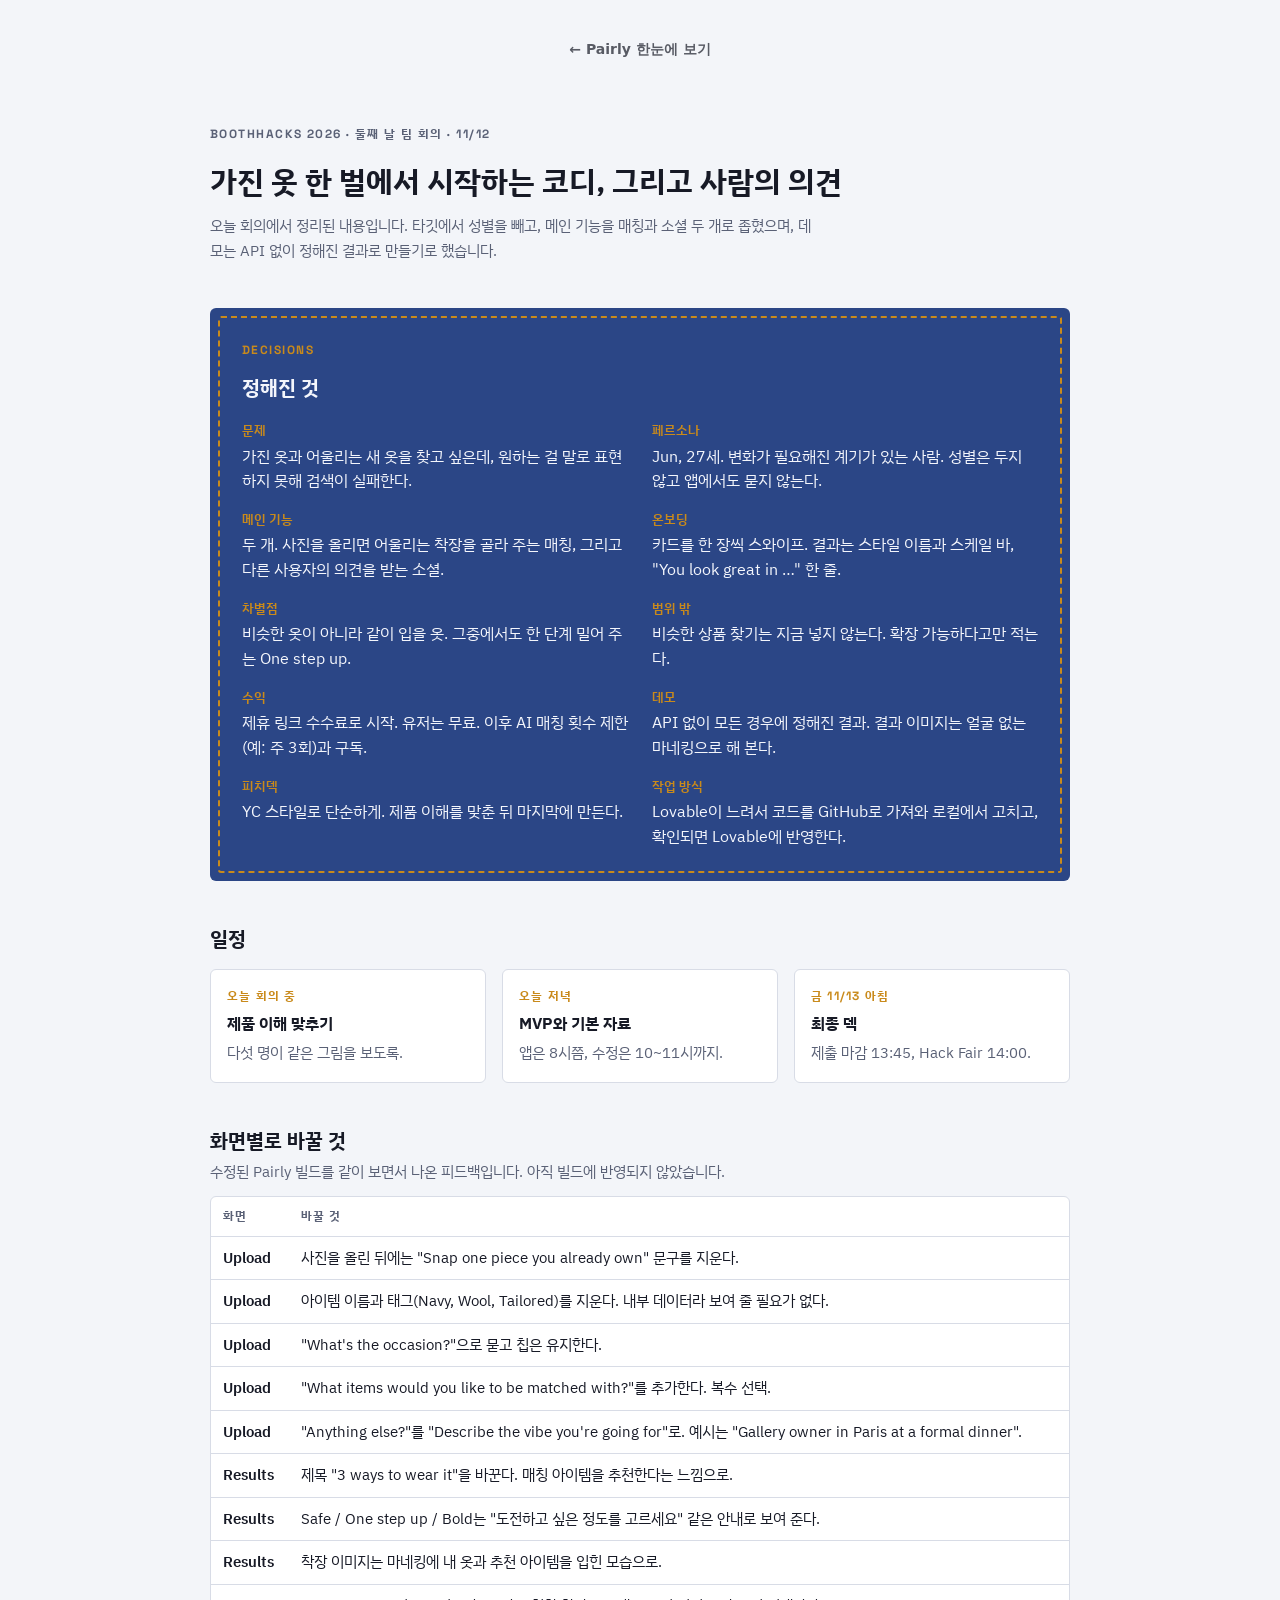
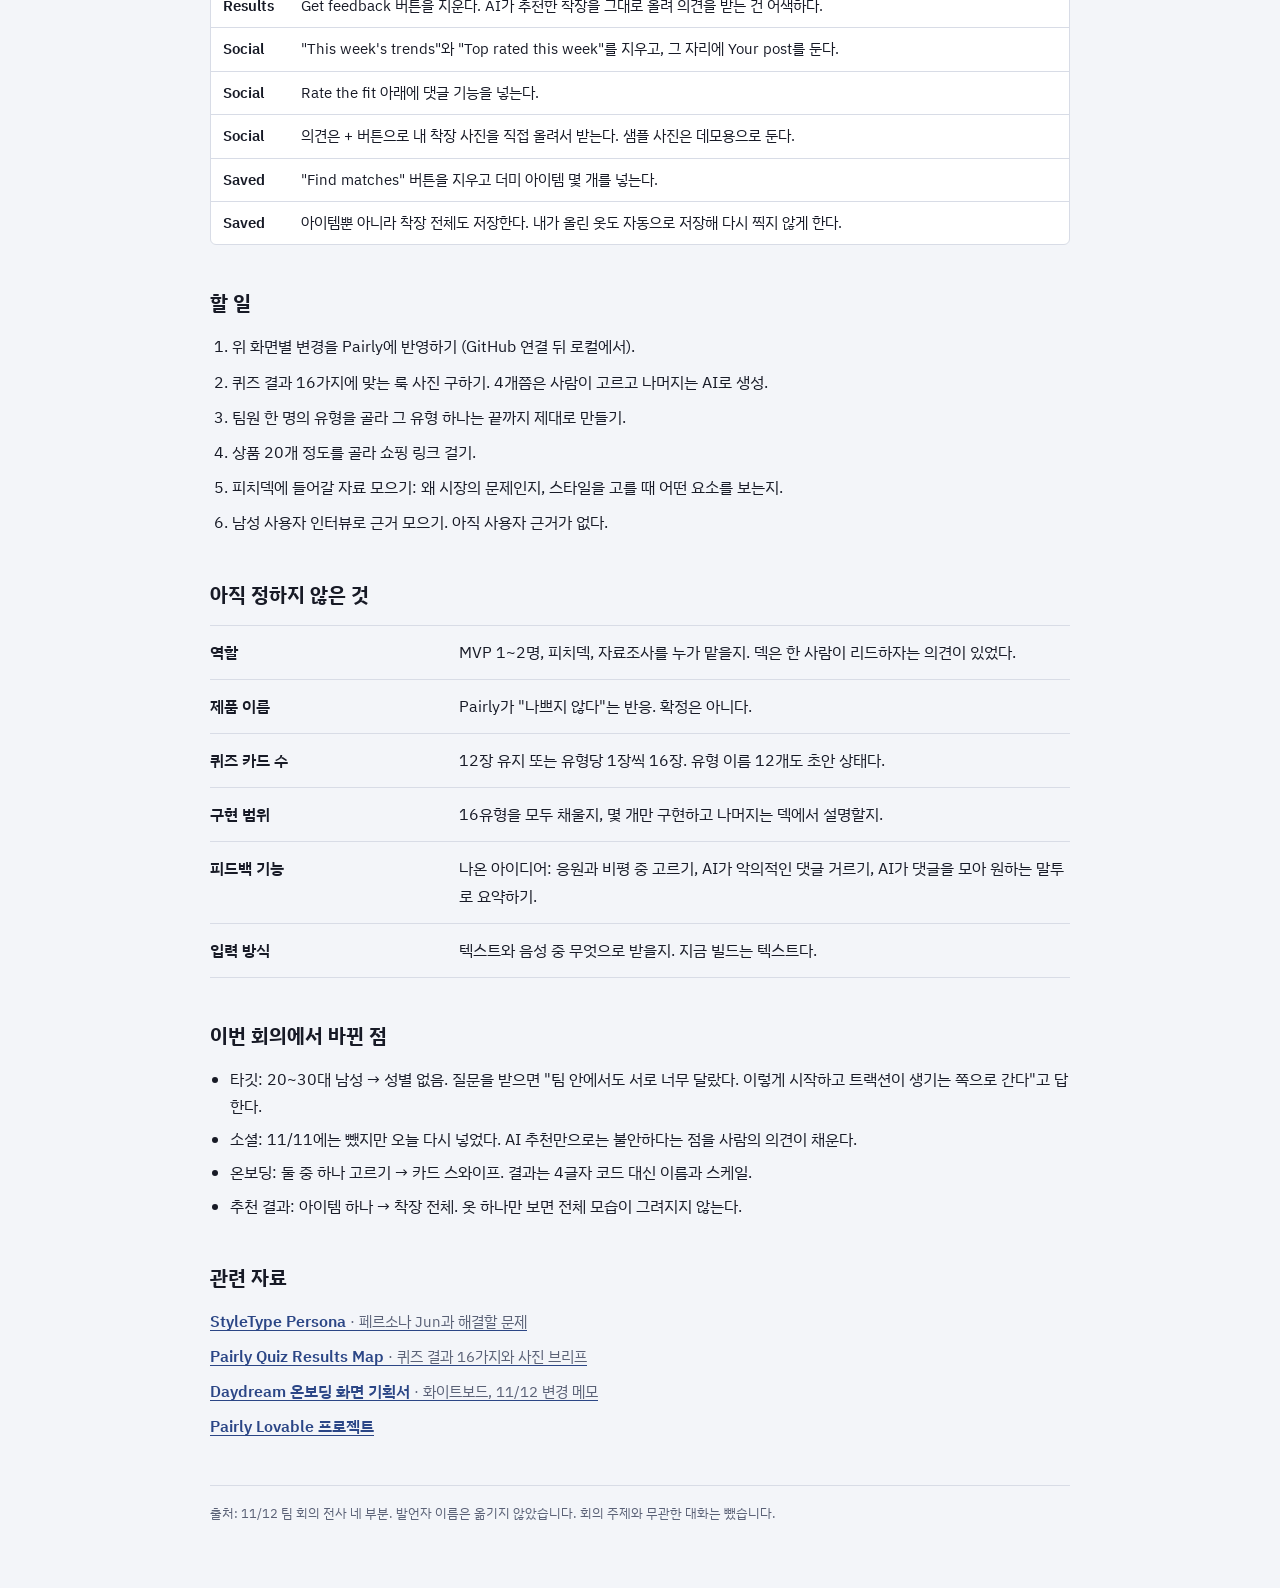
<file: meeting-1112.html>
<!doctype html><html lang="ko"><head><meta charset="utf-8"><meta name="viewport" content="width=device-width,initial-scale=1,viewport-fit=cover"><meta name="robots" content="noindex,nofollow"><style>:root{color-scheme:light;box-sizing:border-box}body{margin:0;padding:0;font:14px -apple-system,BlinkMacSystemFont,sans-serif;background:#fff;color:#000}img{max-width:100%}[hidden]:not([hidden=until-found i]){display:none!important}.pg-back{display:block;max-width:920px;margin:0 auto 20px;font:600 14px/1.4 system-ui,sans-serif;color:inherit;opacity:.7;text-decoration:none}.pg-back:hover{opacity:1;text-decoration:underline}</style></head><body>
<title>Pairly 11/12 회의 결과</title>
<meta name="claude:viewport-fit-sides" content="cover">
<link rel="stylesheet" href="https://fonts.googleapis.com/css2?family=IBM+Plex+Sans+KR:wght@400;500;600;700&family=Space+Grotesk:wght@500;700&display=swap">
<style>
/* Layout: one column. Decisions lead in the stitched denim panel; schedule, screen changes and open items follow as quiet rows. */
:root {
  --bg: #F3F5F9; --surface: #FFFFFF; --fg: #171A26; --muted: #5A6176; --line: #D8DCE6;
  --denim: #2B4686; --denim-fg: #F4F6FC; --stitch: #C98A1B;
  --font-body: "IBM Plex Sans KR", "Apple SD Gothic Neo", "Malgun Gothic", system-ui, sans-serif;
  --font-label: "Space Grotesk", "IBM Plex Sans KR", system-ui, sans-serif;
}
@media (prefers-color-scheme: dark) {
  :root:not([data-theme="light"]) {
    --bg: #11131B; --surface: #1A1D29; --fg: #E8EAF2; --muted: #9BA2B6; --line: #2C3143;
    --denim: #223A72; --denim-fg: #EEF1FA; --stitch: #E2AB4E; color-scheme: dark;
  }
}
:root[data-theme="dark"] {
  --bg: #11131B; --surface: #1A1D29; --fg: #E8EAF2; --muted: #9BA2B6; --line: #2C3143;
  --denim: #223A72; --denim-fg: #EEF1FA; --stitch: #E2AB4E; color-scheme: dark;
}
body {
  background: var(--bg); color: var(--fg);
  font-family: var(--font-body); font-size: 16px; line-height: 1.7;
  padding-left: max(16px, env(safe-area-inset-left, 0px));
  padding-right: max(16px, env(safe-area-inset-right, 0px));
  padding-block: 40px 64px;
}
main { max-width: 860px; margin: 0 auto; display: flex; flex-direction: column; gap: 44px; }
.label { font-family: var(--font-label); font-size: 12px; font-weight: 700; letter-spacing: .12em; text-transform: uppercase; color: var(--muted); margin: 0; }
h1 { font-size: 30px; line-height: 1.3; font-weight: 700; margin: 6px 0 0; text-wrap: balance; }
h2 { font-size: 20px; line-height: 1.4; font-weight: 700; margin: 0 0 4px; text-wrap: balance; }
p { margin: 0; }
.sub { color: var(--muted); font-size: 15px; max-width: 68ch; }
header, section { display: flex; flex-direction: column; gap: 12px; }

.panel { background: var(--denim); color: var(--denim-fg); border-radius: 6px; padding: 8px; }
.panel-inner { border: 2px dashed var(--stitch); border-radius: 3px; padding: 22px; display: flex; flex-direction: column; gap: 14px; }
.panel .label { color: var(--stitch); }
.panel h2 { color: var(--denim-fg); }
.decisions { margin: 0; display: grid; grid-template-columns: repeat(2, minmax(0, 1fr)); gap: 16px 24px; }
.decisions dt { font-size: 12.5px; font-weight: 600; color: var(--stitch); }
.decisions dd { margin: 2px 0 0; font-size: 15.5px; line-height: 1.6; }

.steps { list-style: none; margin: 0; padding: 0; display: grid; grid-template-columns: repeat(3, minmax(0, 1fr)); gap: 16px; }
.steps li { background: var(--surface); border: 1px solid var(--line); border-radius: 6px; padding: 16px; display: flex; flex-direction: column; gap: 4px; }
.steps .when { font-family: var(--font-label); font-size: 12px; letter-spacing: .1em; text-transform: uppercase; color: var(--stitch); font-weight: 700; }
.steps b { font-size: 16px; }
.steps span { font-size: 14.5px; color: var(--muted); }

.scroll { overflow-x: auto; border: 1px solid var(--line); border-radius: 6px; background: var(--surface); }
table { border-collapse: collapse; width: 100%; min-width: 560px; font-size: 14.5px; line-height: 1.55; }
th, td { text-align: left; vertical-align: top; padding: 10px 12px; border-bottom: 1px solid var(--line); }
th { font-family: var(--font-label); font-size: 12px; letter-spacing: .08em; text-transform: uppercase; color: var(--muted); font-weight: 700; white-space: nowrap; }
tr:last-child td { border-bottom: 0; }
td.scr { font-weight: 600; white-space: nowrap; }
.en { color: var(--muted); }

.rows { display: flex; flex-direction: column; border-top: 1px solid var(--line); }
.row { display: grid; grid-template-columns: minmax(0, 3fr) minmax(0, 8fr); gap: 20px; padding: 13px 0; border-bottom: 1px solid var(--line); }
.row .k { font-weight: 600; }
ul { margin: 0; padding-left: 20px; display: flex; flex-direction: column; gap: 6px; }
ol.todo { margin: 0; padding-left: 22px; display: flex; flex-direction: column; gap: 8px; }
.links { display: flex; flex-direction: column; gap: 8px; }
.links a { color: var(--denim); font-weight: 600; text-underline-offset: 3px; }
.links span { color: var(--muted); font-size: 14.5px; font-weight: 400; }
a:focus-visible { outline: 2px solid var(--stitch); outline-offset: 2px; }
@media (prefers-color-scheme: dark) { :root:not([data-theme="light"]) .links a { color: var(--stitch); } }
:root[data-theme="dark"] .links a { color: var(--stitch); }
footer { color: var(--muted); font-size: 13px; border-top: 1px solid var(--line); padding-top: 16px; }

@media (max-width: 620px) {
  h1 { font-size: 25px; }
  .decisions, .steps { grid-template-columns: minmax(0, 1fr); }
  .row { grid-template-columns: minmax(0, 1fr); gap: 4px; }
}
</style>

<main>
<a class="pg-back" href="./">← Pairly 한눈에 보기</a>

  <header>
    <p class="label">BoothHacks 2026 · 둘째 날 팀 회의 · 11/12</p>
    <h1>가진 옷 한 벌에서 시작하는 코디, 그리고 사람의 의견</h1>
    <p class="sub">오늘 회의에서 정리된 내용입니다. 타깃에서 성별을 빼고, 메인 기능을 매칭과 소셜 두 개로 좁혔으며, 데모는 API 없이 정해진 결과로 만들기로 했습니다.</p>
  </header>

  <div class="panel">
    <div class="panel-inner">
      <p class="label">Decisions</p>
      <h2>정해진 것</h2>
      <dl class="decisions">
        <div><dt>문제</dt><dd>가진 옷과 어울리는 새 옷을 찾고 싶은데, 원하는 걸 말로 표현하지 못해 검색이 실패한다.</dd></div>
        <div><dt>페르소나</dt><dd>Jun, 27세. 변화가 필요해진 계기가 있는 사람. 성별은 두지 않고 앱에서도 묻지 않는다.</dd></div>
        <div><dt>메인 기능</dt><dd>두 개. 사진을 올리면 어울리는 착장을 골라 주는 매칭, 그리고 다른 사용자의 의견을 받는 소셜.</dd></div>
        <div><dt>온보딩</dt><dd>카드를 한 장씩 스와이프. 결과는 스타일 이름과 스케일 바, "You look great in …" 한 줄.</dd></div>
        <div><dt>차별점</dt><dd>비슷한 옷이 아니라 같이 입을 옷. 그중에서도 한 단계 밀어 주는 One step up.</dd></div>
        <div><dt>범위 밖</dt><dd>비슷한 상품 찾기는 지금 넣지 않는다. 확장 가능하다고만 적는다.</dd></div>
        <div><dt>수익</dt><dd>제휴 링크 수수료로 시작. 유저는 무료. 이후 AI 매칭 횟수 제한(예: 주 3회)과 구독.</dd></div>
        <div><dt>데모</dt><dd>API 없이 모든 경우에 정해진 결과. 결과 이미지는 얼굴 없는 마네킹으로 해 본다.</dd></div>
        <div><dt>피치덱</dt><dd>YC 스타일로 단순하게. 제품 이해를 맞춘 뒤 마지막에 만든다.</dd></div>
        <div><dt>작업 방식</dt><dd>Lovable이 느려서 코드를 GitHub로 가져와 로컬에서 고치고, 확인되면 Lovable에 반영한다.</dd></div>
      </dl>
    </div>
  </div>

  <section>
    <h2>일정</h2>
    <ol class="steps">
      <li><span class="when">오늘 회의 중</span><b>제품 이해 맞추기</b><span>다섯 명이 같은 그림을 보도록.</span></li>
      <li><span class="when">오늘 저녁</span><b>MVP와 기본 자료</b><span>앱은 8시쯤, 수정은 10~11시까지.</span></li>
      <li><span class="when">금 11/13 아침</span><b>최종 덱</b><span>제출 마감 13:45, Hack Fair 14:00.</span></li>
    </ol>
  </section>

  <section>
    <div>
      <h2>화면별로 바꿀 것</h2>
      <p class="sub">수정된 Pairly 빌드를 같이 보면서 나온 피드백입니다. 아직 빌드에 반영되지 않았습니다.</p>
    </div>
    <div class="scroll">
      <table>
        <thead><tr><th>화면</th><th>바꿀 것</th></tr></thead>
        <tbody>
          <tr><td class="scr">Upload</td><td>사진을 올린 뒤에는 "Snap one piece you already own" 문구를 지운다.</td></tr>
          <tr><td class="scr">Upload</td><td>아이템 이름과 태그(Navy, Wool, Tailored)를 지운다. 내부 데이터라 보여 줄 필요가 없다.</td></tr>
          <tr><td class="scr">Upload</td><td>"What's the occasion?"으로 묻고 칩은 유지한다.</td></tr>
          <tr><td class="scr">Upload</td><td>"What items would you like to be matched with?"를 추가한다. 복수 선택.</td></tr>
          <tr><td class="scr">Upload</td><td>"Anything else?"를 "Describe the vibe you're going for"로. 예시는 "Gallery owner in Paris at a formal dinner".</td></tr>
          <tr><td class="scr">Results</td><td>제목 "3 ways to wear it"을 바꾼다. 매칭 아이템을 추천한다는 느낌으로.</td></tr>
          <tr><td class="scr">Results</td><td>Safe / One step up / Bold는 "도전하고 싶은 정도를 고르세요" 같은 안내로 보여 준다.</td></tr>
          <tr><td class="scr">Results</td><td>착장 이미지는 마네킹에 내 옷과 추천 아이템을 입힌 모습으로.</td></tr>
          <tr><td class="scr">Results</td><td>Get feedback 버튼을 지운다. AI가 추천한 착장을 그대로 올려 의견을 받는 건 어색하다.</td></tr>
          <tr><td class="scr">Social</td><td>"This week's trends"와 "Top rated this week"를 지우고, 그 자리에 Your post를 둔다.</td></tr>
          <tr><td class="scr">Social</td><td>Rate the fit 아래에 댓글 기능을 넣는다.</td></tr>
          <tr><td class="scr">Social</td><td>의견은 + 버튼으로 내 착장 사진을 직접 올려서 받는다. 샘플 사진은 데모용으로 둔다.</td></tr>
          <tr><td class="scr">Saved</td><td>"Find matches" 버튼을 지우고 더미 아이템 몇 개를 넣는다.</td></tr>
          <tr><td class="scr">Saved</td><td>아이템뿐 아니라 착장 전체도 저장한다. 내가 올린 옷도 자동으로 저장해 다시 찍지 않게 한다.</td></tr>
        </tbody>
      </table>
    </div>
  </section>

  <section>
    <h2>할 일</h2>
    <ol class="todo">
      <li>위 화면별 변경을 Pairly에 반영하기 (GitHub 연결 뒤 로컬에서).</li>
      <li>퀴즈 결과 16가지에 맞는 룩 사진 구하기. 4개쯤은 사람이 고르고 나머지는 AI로 생성.</li>
      <li>팀원 한 명의 유형을 골라 그 유형 하나는 끝까지 제대로 만들기.</li>
      <li>상품 20개 정도를 골라 쇼핑 링크 걸기.</li>
      <li>피치덱에 들어갈 자료 모으기: 왜 시장의 문제인지, 스타일을 고를 때 어떤 요소를 보는지.</li>
      <li>남성 사용자 인터뷰로 근거 모으기. 아직 사용자 근거가 없다.</li>
    </ol>
  </section>

  <section>
    <h2>아직 정하지 않은 것</h2>
    <div class="rows">
      <div class="row"><p class="k">역할</p><p>MVP 1~2명, 피치덱, 자료조사를 누가 맡을지. 덱은 한 사람이 리드하자는 의견이 있었다.</p></div>
      <div class="row"><p class="k">제품 이름</p><p>Pairly가 "나쁘지 않다"는 반응. 확정은 아니다.</p></div>
      <div class="row"><p class="k">퀴즈 카드 수</p><p>12장 유지 또는 유형당 1장씩 16장. 유형 이름 12개도 초안 상태다.</p></div>
      <div class="row"><p class="k">구현 범위</p><p>16유형을 모두 채울지, 몇 개만 구현하고 나머지는 덱에서 설명할지.</p></div>
      <div class="row"><p class="k">피드백 기능</p><p>나온 아이디어: 응원과 비평 중 고르기, AI가 악의적인 댓글 거르기, AI가 댓글을 모아 원하는 말투로 요약하기.</p></div>
      <div class="row"><p class="k">입력 방식</p><p>텍스트와 음성 중 무엇으로 받을지. 지금 빌드는 텍스트다.</p></div>
    </div>
  </section>

  <section>
    <h2>이번 회의에서 바뀐 점</h2>
    <ul>
      <li>타깃: 20~30대 남성 → 성별 없음. 질문을 받으면 "팀 안에서도 서로 너무 달랐다. 이렇게 시작하고 트랙션이 생기는 쪽으로 간다"고 답한다.</li>
      <li>소셜: 11/11에는 뺐지만 오늘 다시 넣었다. AI 추천만으로는 불안하다는 점을 사람의 의견이 채운다.</li>
      <li>온보딩: 둘 중 하나 고르기 → 카드 스와이프. 결과는 4글자 코드 대신 이름과 스케일.</li>
      <li>추천 결과: 아이템 하나 → 착장 전체. 옷 하나만 보면 전체 모습이 그려지지 않는다.</li>
    </ul>
  </section>

  <section>
    <h2>관련 자료</h2>
    <div class="links">
      <a href="persona.html">StyleType Persona <span>· 페르소나 Jun과 해결할 문제</span></a>
      <a href="quiz-results.html">Pairly Quiz Results Map <span>· 퀴즈 결과 16가지와 사진 브리프</span></a>
      <a href="daydream-onboarding.html">Daydream 온보딩 화면 기획서 <span>· 화이트보드, 11/12 변경 메모</span></a>
      <a href="https://lovable.dev/projects/36302fa5-854e-5768-860f-2abb26bec298">Pairly Lovable 프로젝트</a>
    </div>
  </section>

  <footer>출처: 11/12 팀 회의 전사 네 부분. 발언자 이름은 옮기지 않았습니다. 회의 주제와 무관한 대화는 뺐습니다.</footer>
</main>

</body></html>
</file>
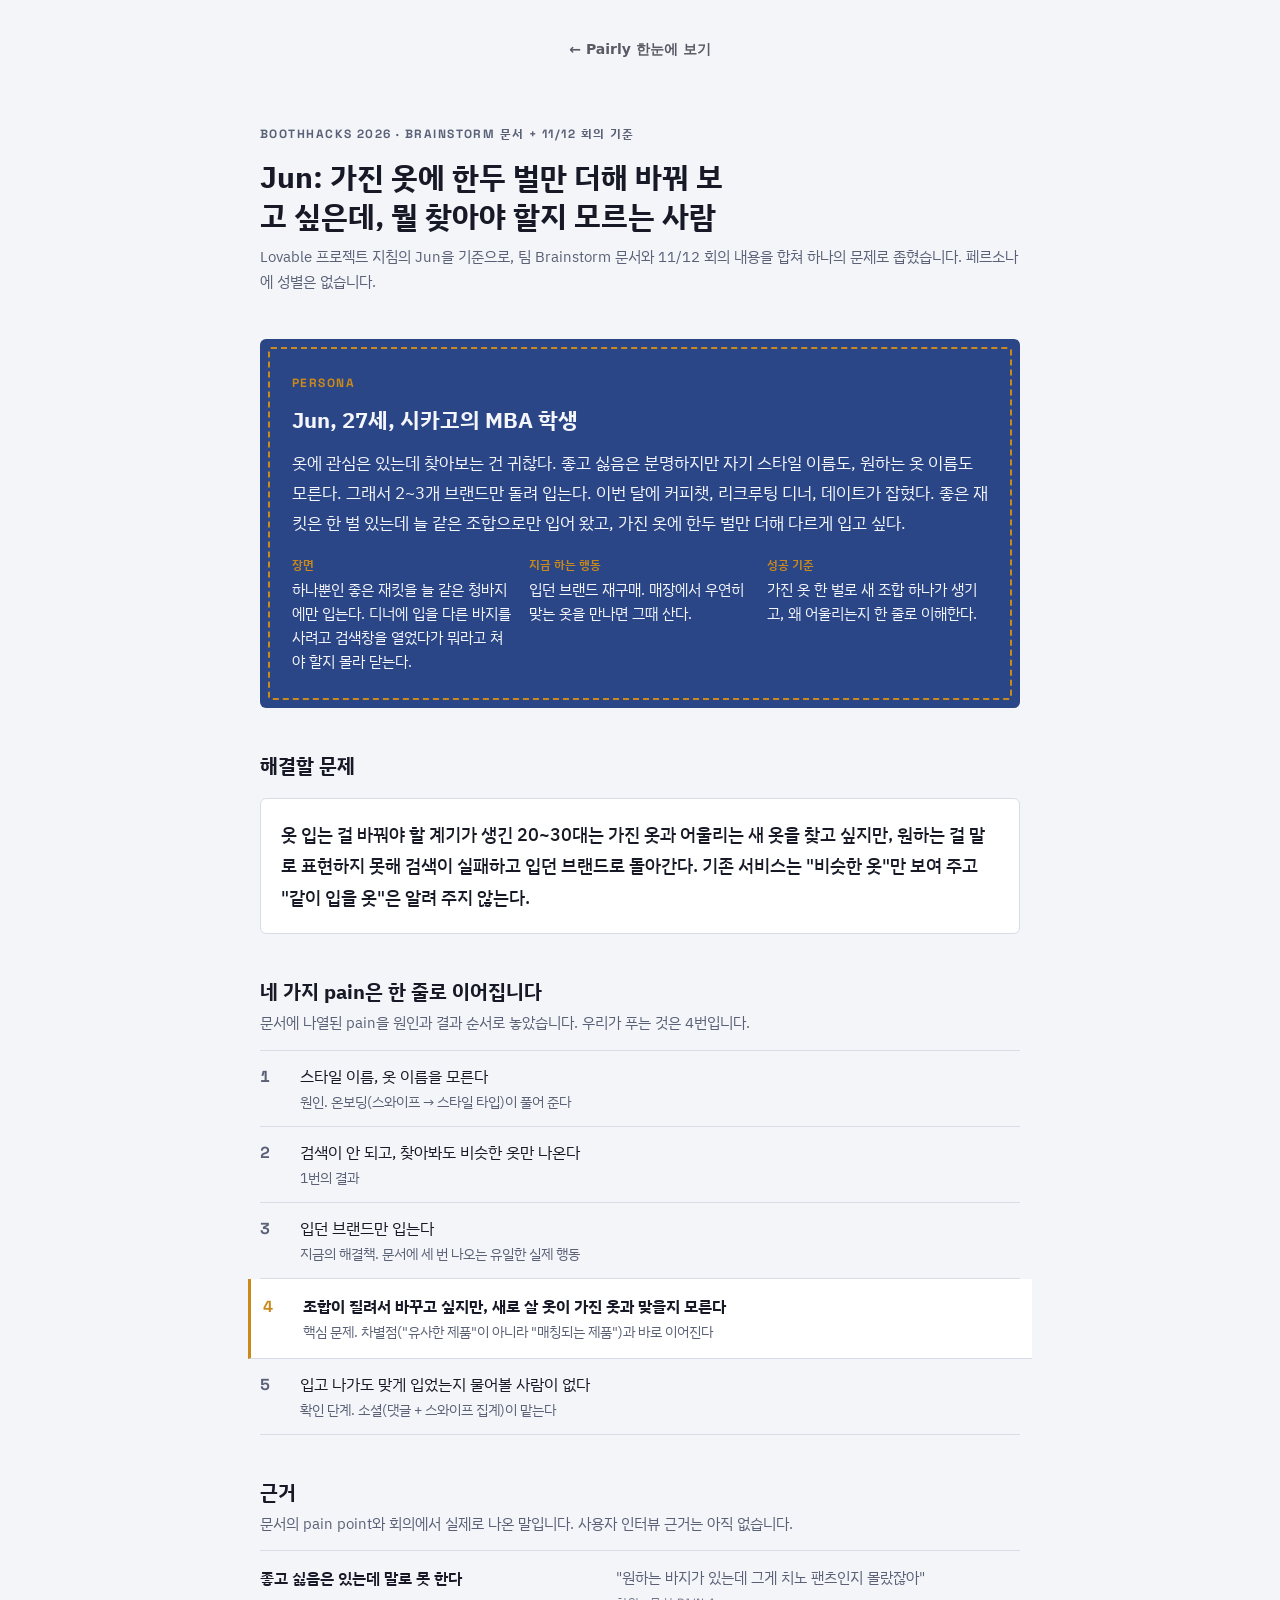
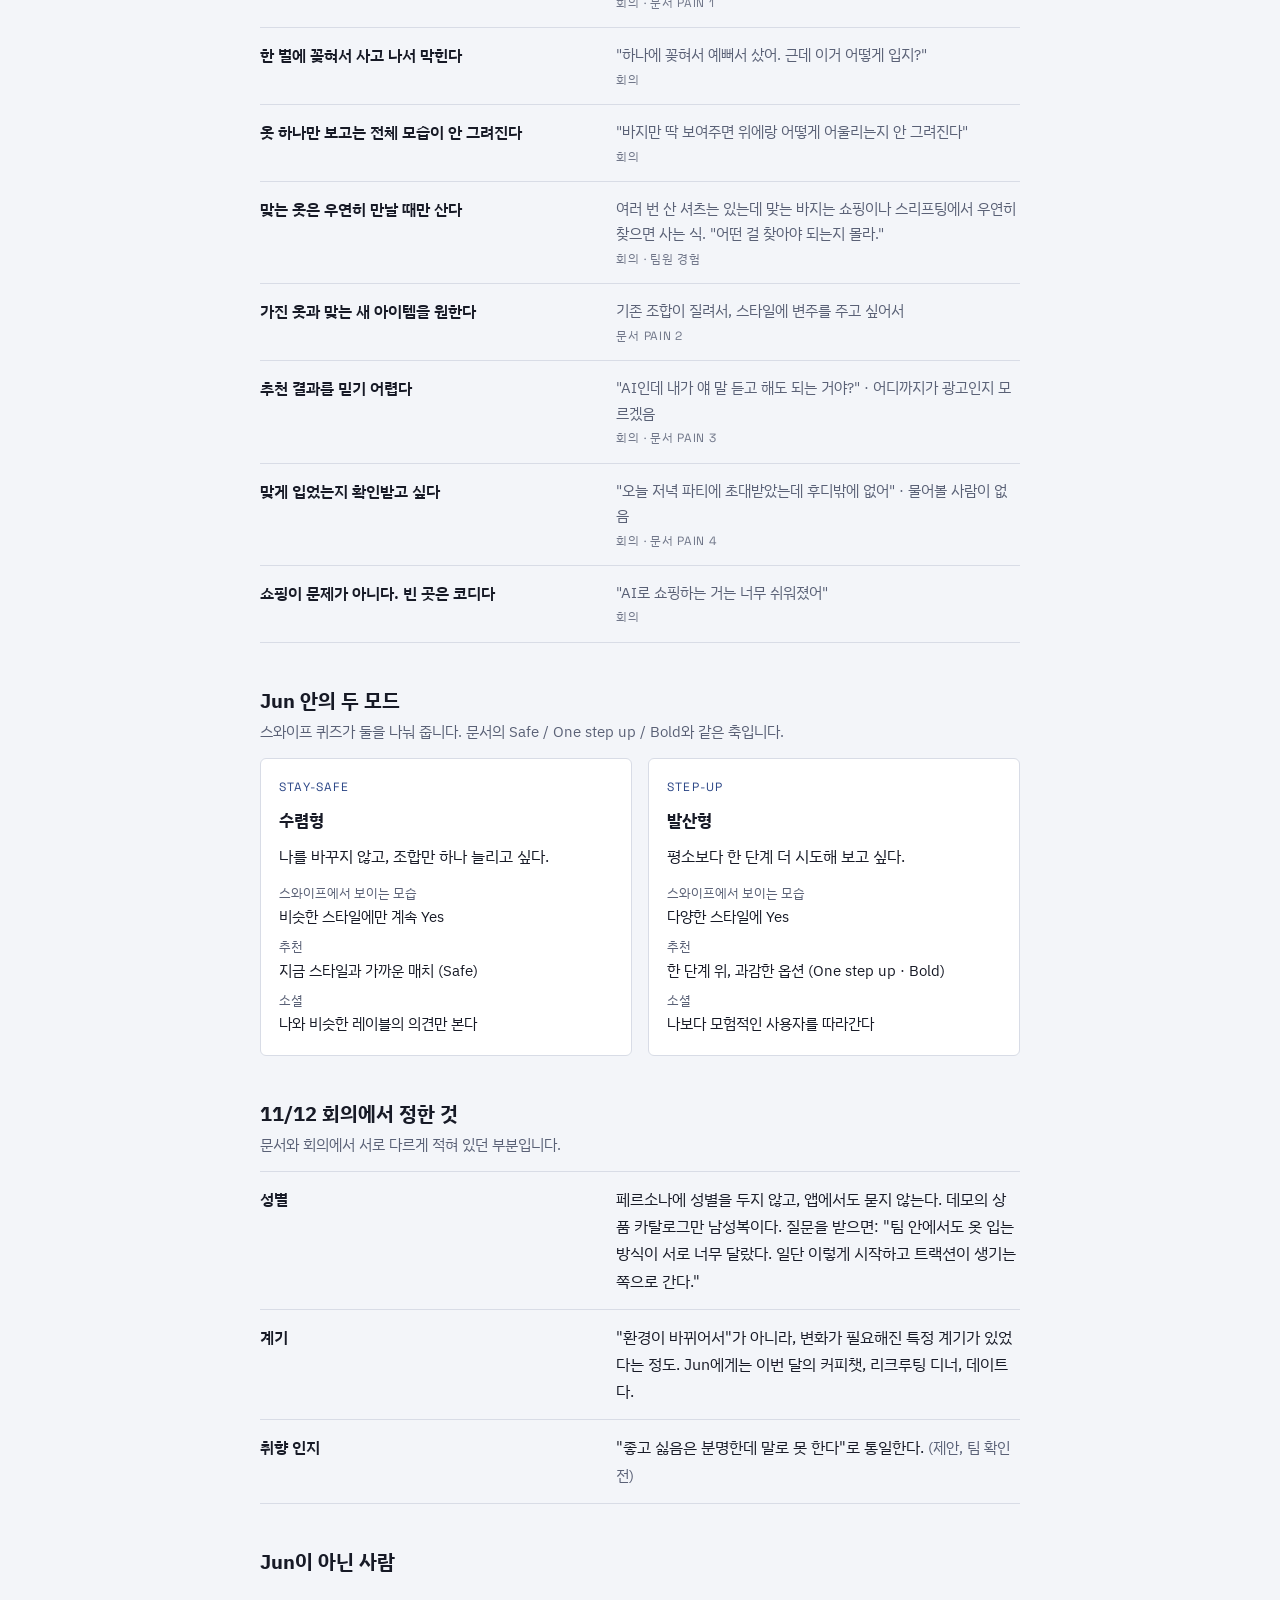
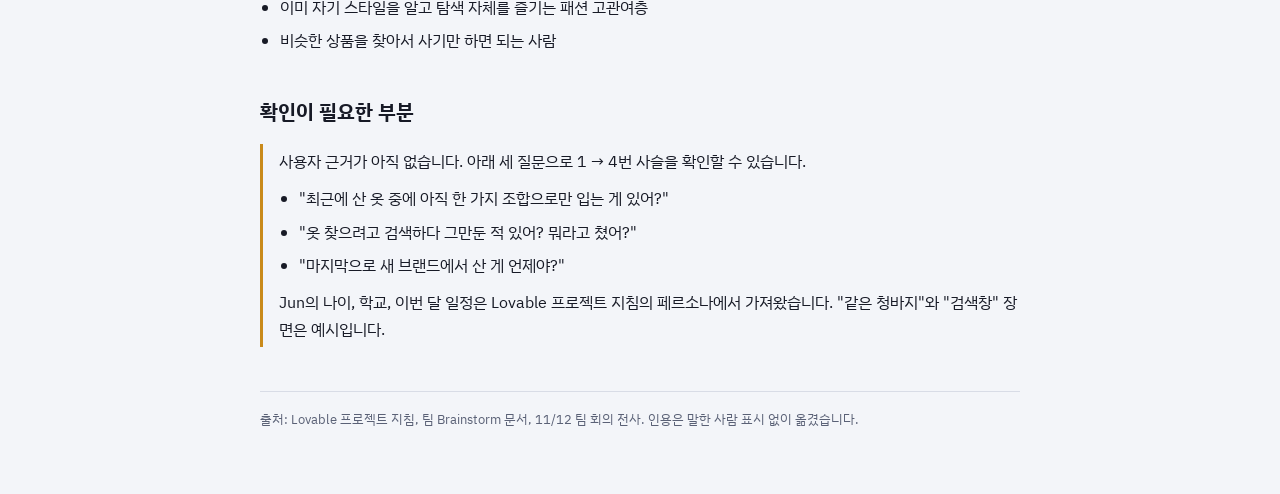
<file: persona.html>
<!doctype html><html lang="ko"><head><meta charset="utf-8"><meta name="viewport" content="width=device-width,initial-scale=1,viewport-fit=cover"><meta name="robots" content="noindex,nofollow"><style>:root{color-scheme:light;box-sizing:border-box}body{margin:0;padding:0;font:14px -apple-system,BlinkMacSystemFont,sans-serif;background:#fff;color:#000}img{max-width:100%}[hidden]:not([hidden=until-found i]){display:none!important}.pg-back{display:block;max-width:920px;margin:0 auto 20px;font:600 14px/1.4 system-ui,sans-serif;color:inherit;opacity:.7;text-decoration:none}.pg-back:hover{opacity:1;text-decoration:underline}</style></head><body>
<title>StyleType Persona</title>
<meta name="claude:viewport-fit-sides" content="cover">
<link rel="stylesheet" href="https://fonts.googleapis.com/css2?family=IBM+Plex+Sans+KR:wght@400;500;600;700&family=Space+Grotesk:wght@500;700&display=swap">
<style>
/* Layout: one reading column; the persona sits in a stitched denim panel, everything else is quiet rows. */
:root {
  --bg: #F3F5F9;
  --surface: #FFFFFF;
  --fg: #171A26;
  --muted: #5A6176;
  --line: #D8DCE6;
  --denim: #2B4686;
  --denim-fg: #F4F6FC;
  --stitch: #C98A1B;
  --font-body: "IBM Plex Sans KR", "Apple SD Gothic Neo", "Malgun Gothic", system-ui, sans-serif;
  --font-label: "Space Grotesk", "IBM Plex Sans KR", system-ui, sans-serif;
}
@media (prefers-color-scheme: dark) {
  :root:not([data-theme="light"]) {
    --bg: #11131B; --surface: #1A1D29; --fg: #E8EAF2; --muted: #9BA2B6; --line: #2C3143;
    --denim: #223A72; --denim-fg: #EEF1FA; --stitch: #E2AB4E; color-scheme: dark;
  }
}
:root[data-theme="dark"] {
  --bg: #11131B; --surface: #1A1D29; --fg: #E8EAF2; --muted: #9BA2B6; --line: #2C3143;
  --denim: #223A72; --denim-fg: #EEF1FA; --stitch: #E2AB4E; color-scheme: dark;
}
body {
  background: var(--bg); color: var(--fg);
  font-family: var(--font-body); font-size: 16px; line-height: 1.7;
  padding-left: max(16px, env(safe-area-inset-left, 0px));
  padding-right: max(16px, env(safe-area-inset-right, 0px));
  padding-block: 40px 64px;
}
main { max-width: 760px; margin: 0 auto; display: flex; flex-direction: column; gap: 44px; }
.label {
  font-family: var(--font-label); font-size: 12px; font-weight: 700;
  letter-spacing: .12em; text-transform: uppercase; color: var(--muted); margin: 0;
}
h1 { font-size: 30px; line-height: 1.3; font-weight: 700; margin: 6px 0 0; text-wrap: balance; }
h2 { font-size: 20px; line-height: 1.4; font-weight: 700; margin: 0 0 4px; text-wrap: balance; }
p { margin: 0; }
.sub { color: var(--muted); font-size: 15px; }
header { display: flex; flex-direction: column; gap: 8px; }

.panel { background: var(--denim); color: var(--denim-fg); border-radius: 6px; padding: 8px; }
.panel-inner {
  border: 2px dashed var(--stitch); border-radius: 3px;
  padding: 24px 22px; display: flex; flex-direction: column; gap: 12px;
}
.panel .label { color: var(--stitch); }
.panel .name { font-size: 22px; font-weight: 700; line-height: 1.4; }
.panel .sentence { font-size: 17px; line-height: 1.75; }
.panel .facts { display: grid; grid-template-columns: repeat(3, minmax(0, 1fr)); gap: 16px; margin-top: 6px; }
.panel .facts dt { font-size: 12px; color: var(--stitch); font-weight: 600; }
.panel .facts dd { margin: 2px 0 0; font-size: 15px; line-height: 1.6; }
.panel dl { margin: 0; }

section { display: flex; flex-direction: column; gap: 14px; }
.problem {
  background: var(--surface); border: 1px solid var(--line); border-radius: 6px;
  padding: 20px; font-size: 18px; line-height: 1.75; font-weight: 500;
}
.chain { list-style: none; margin: 0; padding: 0; display: flex; flex-direction: column; border-top: 1px solid var(--line); counter-reset: step; }
.chain li {
  counter-increment: step; display: grid; grid-template-columns: 28px minmax(0, 1fr); gap: 12px;
  padding: 12px 0; border-bottom: 1px solid var(--line); align-items: baseline;
}
.chain li::before {
  content: counter(step); font-family: var(--font-label); font-weight: 700; color: var(--muted);
  font-variant-numeric: tabular-nums;
}
.chain .role { display: block; color: var(--muted); font-size: 14px; }
.chain li.core { background: var(--surface); margin: 0 -12px; padding: 14px 12px; border-left: 3px solid var(--stitch); }
.chain li.core::before { color: var(--stitch); }
.chain li.core strong { font-weight: 700; }

.rows { display: flex; flex-direction: column; border-top: 1px solid var(--line); }
.row {
  display: grid; grid-template-columns: minmax(0, 5fr) minmax(0, 6fr); gap: 20px;
  padding: 14px 0; border-bottom: 1px solid var(--line);
}
.row .trait { font-weight: 600; }
.row .quote { color: var(--muted); font-size: 15px; }
.row .src { display: block; font-size: 12px; font-family: var(--font-label); letter-spacing: .06em; text-transform: uppercase; color: var(--muted); opacity: .85; margin-top: 2px; }
.row.three { grid-template-columns: minmax(0, 3fr) minmax(0, 5fr) minmax(0, 6fr); }

.modes { display: grid; grid-template-columns: repeat(2, minmax(0, 1fr)); gap: 16px; }
.mode {
  background: var(--surface); border: 1px solid var(--line); border-radius: 6px;
  padding: 18px; display: flex; flex-direction: column; gap: 8px;
}
.mode h3 { margin: 0; font-size: 17px; font-weight: 700; }
.mode .en { font-family: var(--font-label); font-size: 12px; letter-spacing: .1em; text-transform: uppercase; color: var(--denim); }
.mode dl { margin: 4px 0 0; display: flex; flex-direction: column; gap: 6px; font-size: 15px; }
.mode dt { color: var(--muted); font-size: 13px; }
.mode dd { margin: 0; }

ul { margin: 0; padding-left: 20px; display: flex; flex-direction: column; gap: 6px; }
.note { border-left: 3px solid var(--stitch); padding: 4px 0 4px 16px; display: flex; flex-direction: column; gap: 10px; }
footer { color: var(--muted); font-size: 13px; border-top: 1px solid var(--line); padding-top: 16px; }

@media (prefers-color-scheme: dark) { :root:not([data-theme="light"]) .mode .en { color: var(--stitch); } }
:root[data-theme="dark"] .mode .en { color: var(--stitch); }

@media (max-width: 560px) {
  h1 { font-size: 25px; }
  .panel .facts { grid-template-columns: minmax(0, 1fr); gap: 10px; }
  .problem { font-size: 17px; }
  .row, .row.three { grid-template-columns: minmax(0, 1fr); gap: 4px; }
  .modes { grid-template-columns: minmax(0, 1fr); }
}
</style>

<main>
<a class="pg-back" href="./">← Pairly 한눈에 보기</a>

  <header>
    <p class="label">BoothHacks 2026 · Brainstorm 문서 + 11/12 회의 기준</p>
    <h1>Jun: 가진 옷에 한두 벌만 더해 바꿔 보고 싶은데, 뭘 찾아야 할지 모르는 사람</h1>
    <p class="sub">Lovable 프로젝트 지침의 Jun을 기준으로, 팀 Brainstorm 문서와 11/12 회의 내용을 합쳐 하나의 문제로 좁혔습니다. 페르소나에 성별은 없습니다.</p>
  </header>

  <div class="panel">
    <div class="panel-inner">
      <p class="label">Persona</p>
      <p class="name">Jun, 27세, 시카고의 MBA 학생</p>
      <p class="sentence">옷에 관심은 있는데 찾아보는 건 귀찮다. 좋고 싫음은 분명하지만 자기 스타일 이름도, 원하는 옷 이름도 모른다. 그래서 2~3개 브랜드만 돌려 입는다. 이번 달에 커피챗, 리크루팅 디너, 데이트가 잡혔다. 좋은 재킷은 한 벌 있는데 늘 같은 조합으로만 입어 왔고, 가진 옷에 한두 벌만 더해 다르게 입고 싶다.</p>
      <dl class="facts">
        <div><dt>장면</dt><dd>하나뿐인 좋은 재킷을 늘 같은 청바지에만 입는다. 디너에 입을 다른 바지를 사려고 검색창을 열었다가 뭐라고 쳐야 할지 몰라 닫는다.</dd></div>
        <div><dt>지금 하는 행동</dt><dd>입던 브랜드 재구매. 매장에서 우연히 맞는 옷을 만나면 그때 산다.</dd></div>
        <div><dt>성공 기준</dt><dd>가진 옷 한 벌로 새 조합 하나가 생기고, 왜 어울리는지 한 줄로 이해한다.</dd></div>
      </dl>
    </div>
  </div>

  <section>
    <h2>해결할 문제</h2>
    <p class="problem">옷 입는 걸 바꿔야 할 계기가 생긴 20~30대는 가진 옷과 어울리는 새 옷을 찾고 싶지만, 원하는 걸 말로 표현하지 못해 검색이 실패하고 입던 브랜드로 돌아간다. 기존 서비스는 "비슷한 옷"만 보여 주고 "같이 입을 옷"은 알려 주지 않는다.</p>
  </section>

  <section>
    <div>
      <h2>네 가지 pain은 한 줄로 이어집니다</h2>
      <p class="sub">문서에 나열된 pain을 원인과 결과 순서로 놓았습니다. 우리가 푸는 것은 4번입니다.</p>
    </div>
    <ol class="chain">
      <li><div>스타일 이름, 옷 이름을 모른다<span class="role">원인. 온보딩(스와이프 → 스타일 타입)이 풀어 준다</span></div></li>
      <li><div>검색이 안 되고, 찾아봐도 비슷한 옷만 나온다<span class="role">1번의 결과</span></div></li>
      <li><div>입던 브랜드만 입는다<span class="role">지금의 해결책. 문서에 세 번 나오는 유일한 실제 행동</span></div></li>
      <li class="core"><div><strong>조합이 질려서 바꾸고 싶지만, 새로 살 옷이 가진 옷과 맞을지 모른다</strong><span class="role">핵심 문제. 차별점("유사한 제품"이 아니라 "매칭되는 제품")과 바로 이어진다</span></div></li>
      <li><div>입고 나가도 맞게 입었는지 물어볼 사람이 없다<span class="role">확인 단계. 소셜(댓글 + 스와이프 집계)이 맡는다</span></div></li>
    </ol>
  </section>

  <section>
    <div>
      <h2>근거</h2>
      <p class="sub">문서의 pain point와 회의에서 실제로 나온 말입니다. 사용자 인터뷰 근거는 아직 없습니다.</p>
    </div>
    <div class="rows">
      <div class="row"><p class="trait">좋고 싫음은 있는데 말로 못 한다</p><p class="quote">"원하는 바지가 있는데 그게 치노 팬츠인지 몰랐잖아"<span class="src">회의 · 문서 pain 1</span></p></div>
      <div class="row"><p class="trait">한 벌에 꽂혀서 사고 나서 막힌다</p><p class="quote">"하나에 꽂혀서 예뻐서 샀어. 근데 이거 어떻게 입지?"<span class="src">회의</span></p></div>
      <div class="row"><p class="trait">옷 하나만 보고는 전체 모습이 안 그려진다</p><p class="quote">"바지만 딱 보여주면 위에랑 어떻게 어울리는지 안 그려진다"<span class="src">회의</span></p></div>
      <div class="row"><p class="trait">맞는 옷은 우연히 만날 때만 산다</p><p class="quote">여러 번 산 셔츠는 있는데 맞는 바지는 쇼핑이나 스리프팅에서 우연히 찾으면 사는 식. "어떤 걸 찾아야 되는지 몰라."<span class="src">회의 · 팀원 경험</span></p></div>
      <div class="row"><p class="trait">가진 옷과 맞는 새 아이템을 원한다</p><p class="quote">기존 조합이 질려서, 스타일에 변주를 주고 싶어서<span class="src">문서 pain 2</span></p></div>
      <div class="row"><p class="trait">추천 결과를 믿기 어렵다</p><p class="quote">"AI인데 내가 얘 말 듣고 해도 되는 거야?" · 어디까지가 광고인지 모르겠음<span class="src">회의 · 문서 pain 3</span></p></div>
      <div class="row"><p class="trait">맞게 입었는지 확인받고 싶다</p><p class="quote">"오늘 저녁 파티에 초대받았는데 후디밖에 없어" · 물어볼 사람이 없음<span class="src">회의 · 문서 pain 4</span></p></div>
      <div class="row"><p class="trait">쇼핑이 문제가 아니다. 빈 곳은 코디다</p><p class="quote">"AI로 쇼핑하는 거는 너무 쉬워졌어"<span class="src">회의</span></p></div>
    </div>
  </section>

  <section>
    <div>
      <h2>Jun 안의 두 모드</h2>
      <p class="sub">스와이프 퀴즈가 둘을 나눠 줍니다. 문서의 Safe / One step up / Bold와 같은 축입니다.</p>
    </div>
    <div class="modes">
      <div class="mode">
        <span class="en">Stay-safe</span>
        <h3>수렴형</h3>
        <p>나를 바꾸지 않고, 조합만 하나 늘리고 싶다.</p>
        <dl>
          <div><dt>스와이프에서 보이는 모습</dt><dd>비슷한 스타일에만 계속 Yes</dd></div>
          <div><dt>추천</dt><dd>지금 스타일과 가까운 매치 (Safe)</dd></div>
          <div><dt>소셜</dt><dd>나와 비슷한 레이블의 의견만 본다</dd></div>
        </dl>
      </div>
      <div class="mode">
        <span class="en">Step-up</span>
        <h3>발산형</h3>
        <p>평소보다 한 단계 더 시도해 보고 싶다.</p>
        <dl>
          <div><dt>스와이프에서 보이는 모습</dt><dd>다양한 스타일에 Yes</dd></div>
          <div><dt>추천</dt><dd>한 단계 위, 과감한 옵션 (One step up · Bold)</dd></div>
          <div><dt>소셜</dt><dd>나보다 모험적인 사용자를 따라간다</dd></div>
        </dl>
      </div>
    </div>
  </section>

  <section>
    <div>
      <h2>11/12 회의에서 정한 것</h2>
      <p class="sub">문서와 회의에서 서로 다르게 적혀 있던 부분입니다.</p>
    </div>
    <div class="rows">
      <div class="row"><p class="trait">성별</p><p>페르소나에 성별을 두지 않고, 앱에서도 묻지 않는다. 데모의 상품 카탈로그만 남성복이다. 질문을 받으면: "팀 안에서도 옷 입는 방식이 서로 너무 달랐다. 일단 이렇게 시작하고 트랙션이 생기는 쪽으로 간다."</p></div>
      <div class="row"><p class="trait">계기</p><p>"환경이 바뀌어서"가 아니라, 변화가 필요해진 특정 계기가 있었다는 정도. Jun에게는 이번 달의 커피챗, 리크루팅 디너, 데이트다.</p></div>
      <div class="row"><p class="trait">취향 인지</p><p>"좋고 싫음은 분명한데 말로 못 한다"로 통일한다. <span class="sub">(제안, 팀 확인 전)</span></p></div>
    </div>
  </section>

  <section>
    <h2>Jun이 아닌 사람</h2>
    <ul>
      <li>이미 자기 스타일을 알고 탐색 자체를 즐기는 패션 고관여층</li>
      <li>비슷한 상품을 찾아서 사기만 하면 되는 사람</li>
    </ul>
  </section>

  <section>
    <h2>확인이 필요한 부분</h2>
    <div class="note">
      <p>사용자 근거가 아직 없습니다. 아래 세 질문으로 1 → 4번 사슬을 확인할 수 있습니다.</p>
      <ul>
        <li>"최근에 산 옷 중에 아직 한 가지 조합으로만 입는 게 있어?"</li>
        <li>"옷 찾으려고 검색하다 그만둔 적 있어? 뭐라고 쳤어?"</li>
        <li>"마지막으로 새 브랜드에서 산 게 언제야?"</li>
      </ul>
      <p>Jun의 나이, 학교, 이번 달 일정은 Lovable 프로젝트 지침의 페르소나에서 가져왔습니다. "같은 청바지"와 "검색창" 장면은 예시입니다.</p>
    </div>
  </section>

  <footer>출처: Lovable 프로젝트 지침, 팀 Brainstorm 문서, 11/12 팀 회의 전사. 인용은 말한 사람 표시 없이 옮겼습니다.</footer>
</main>

</body></html>
</file>
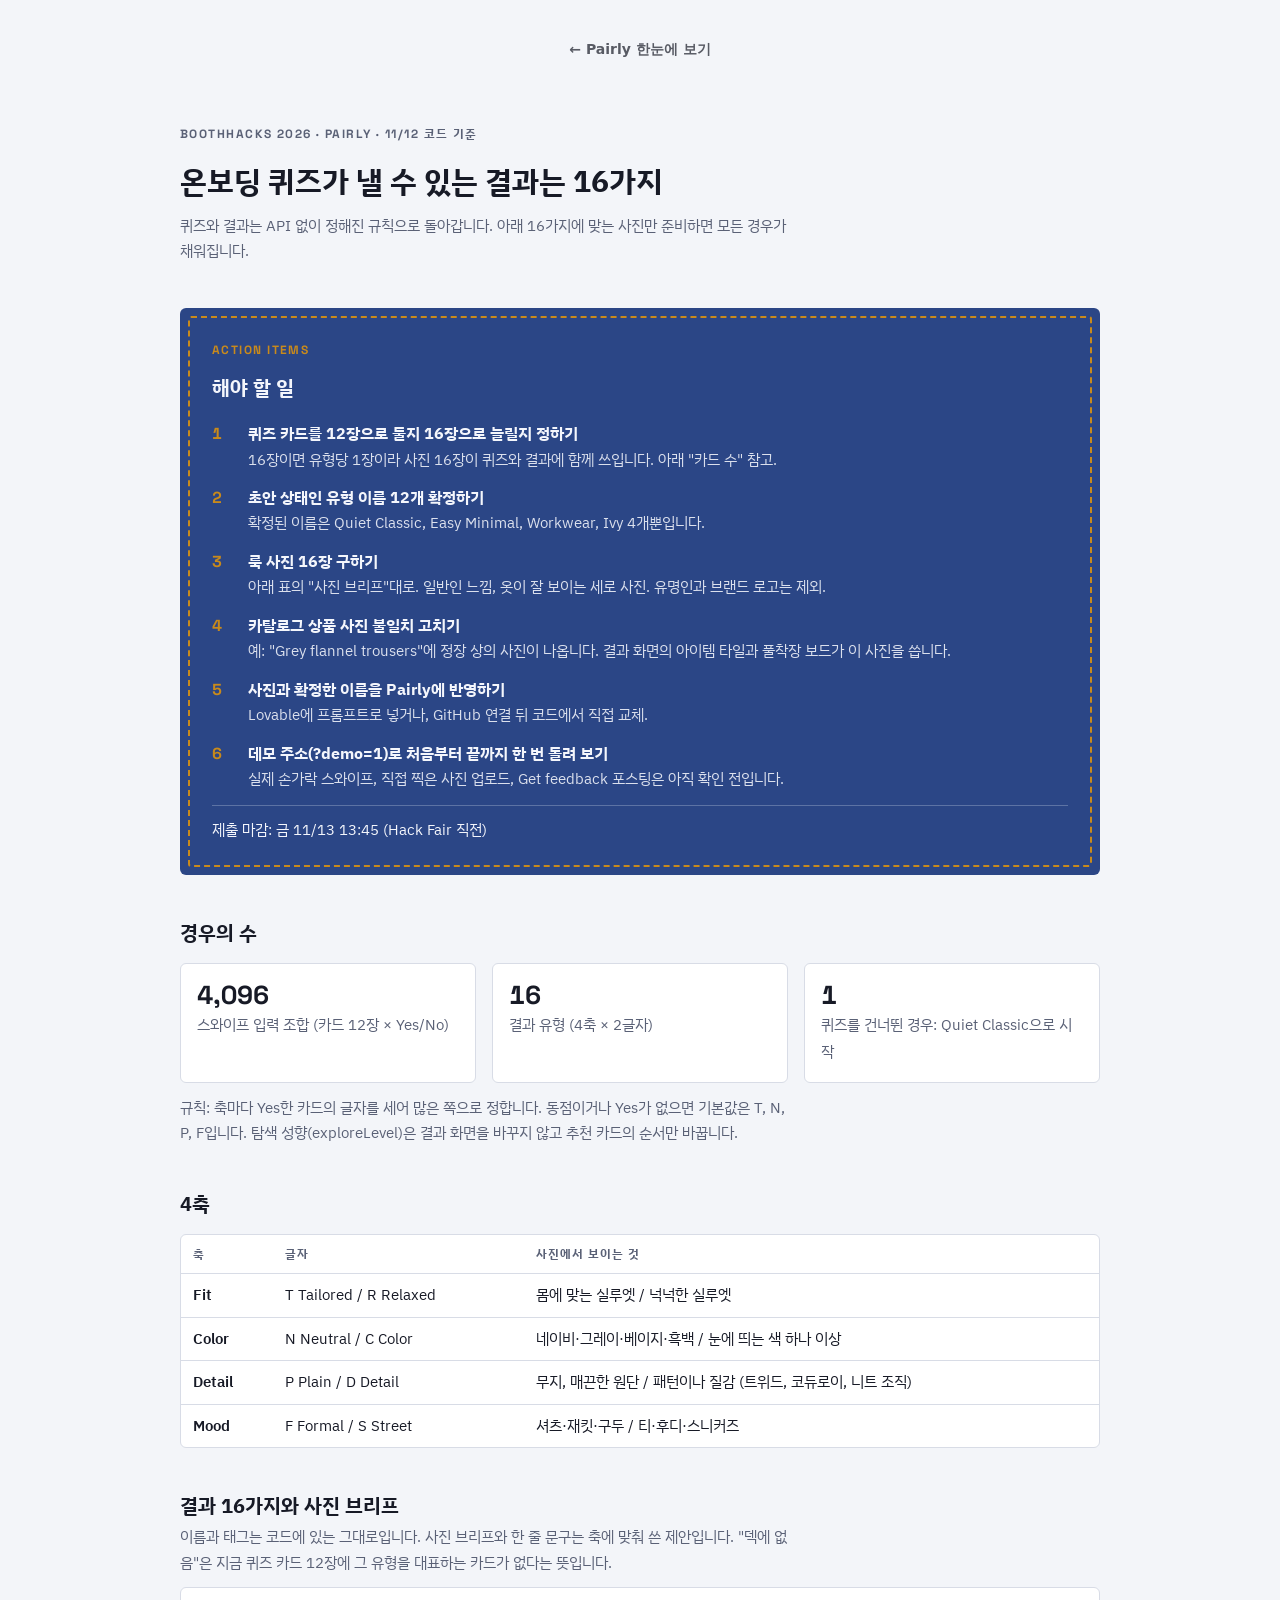
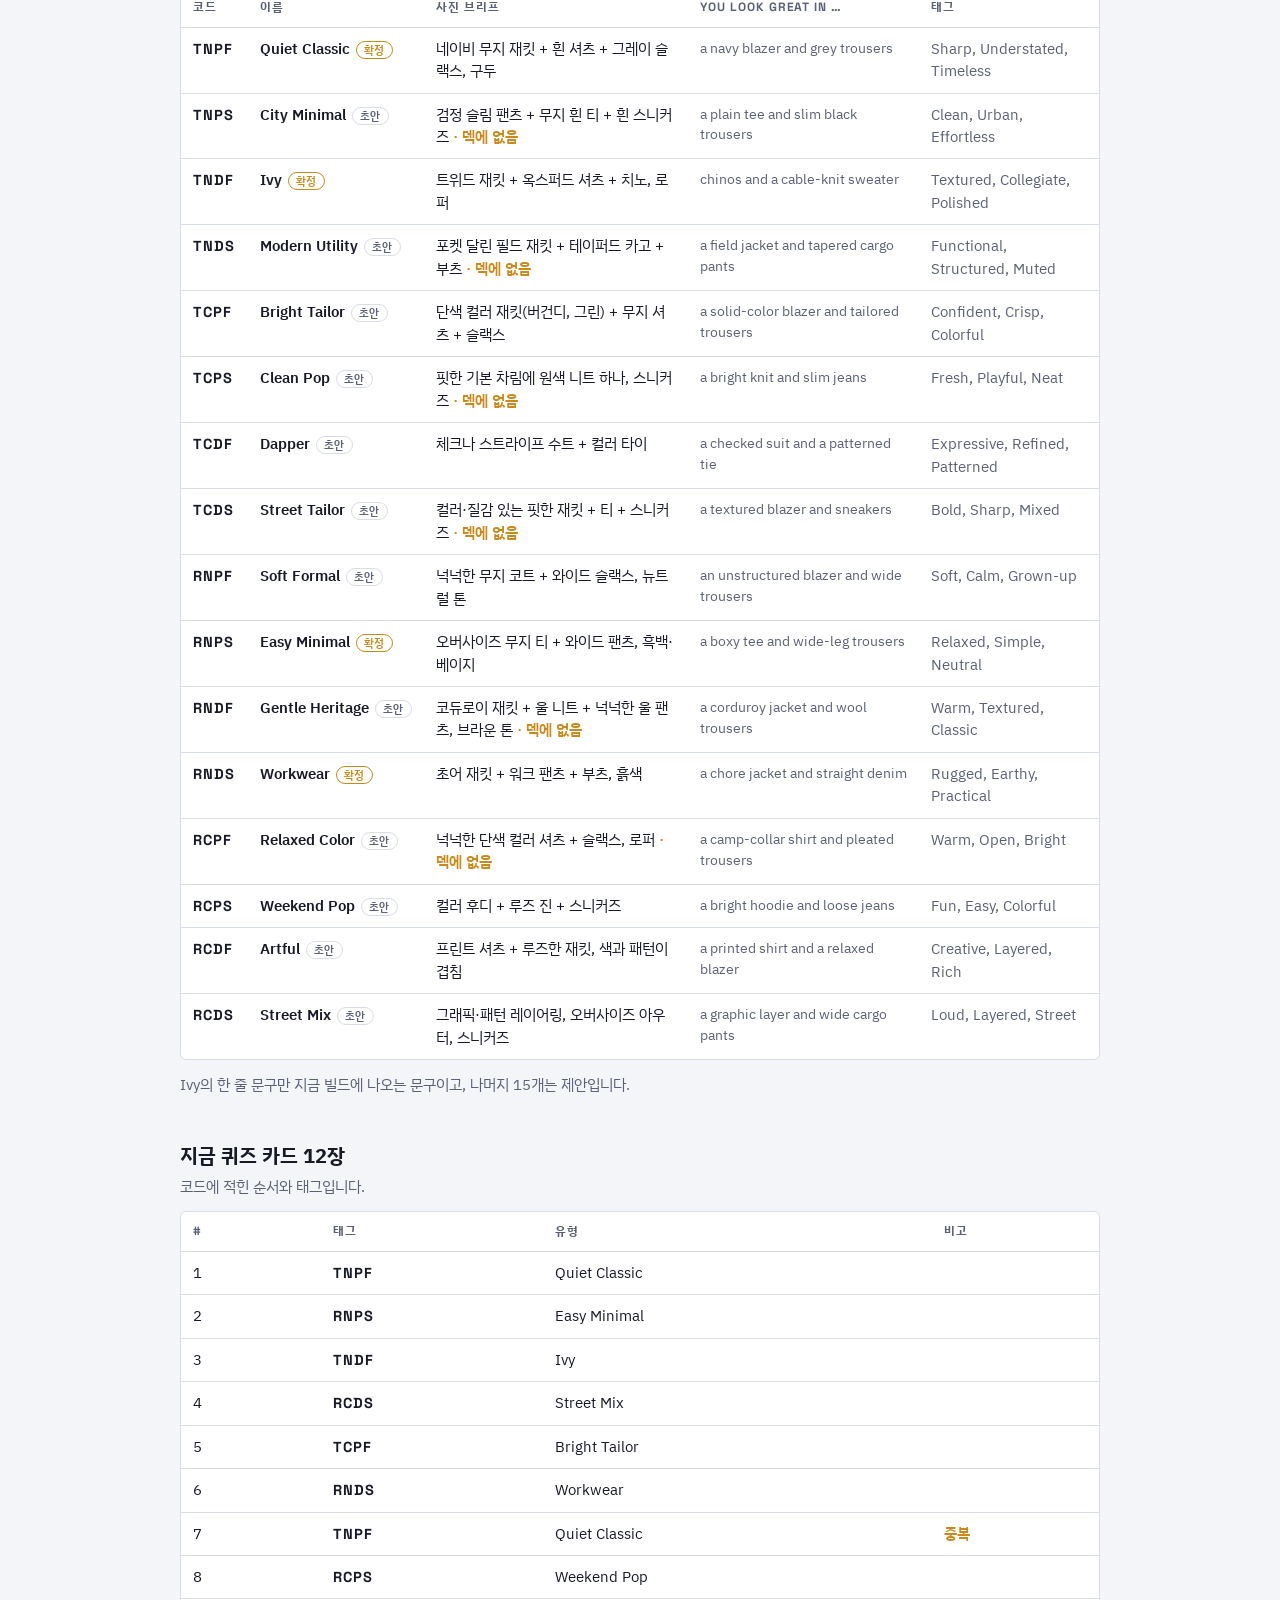
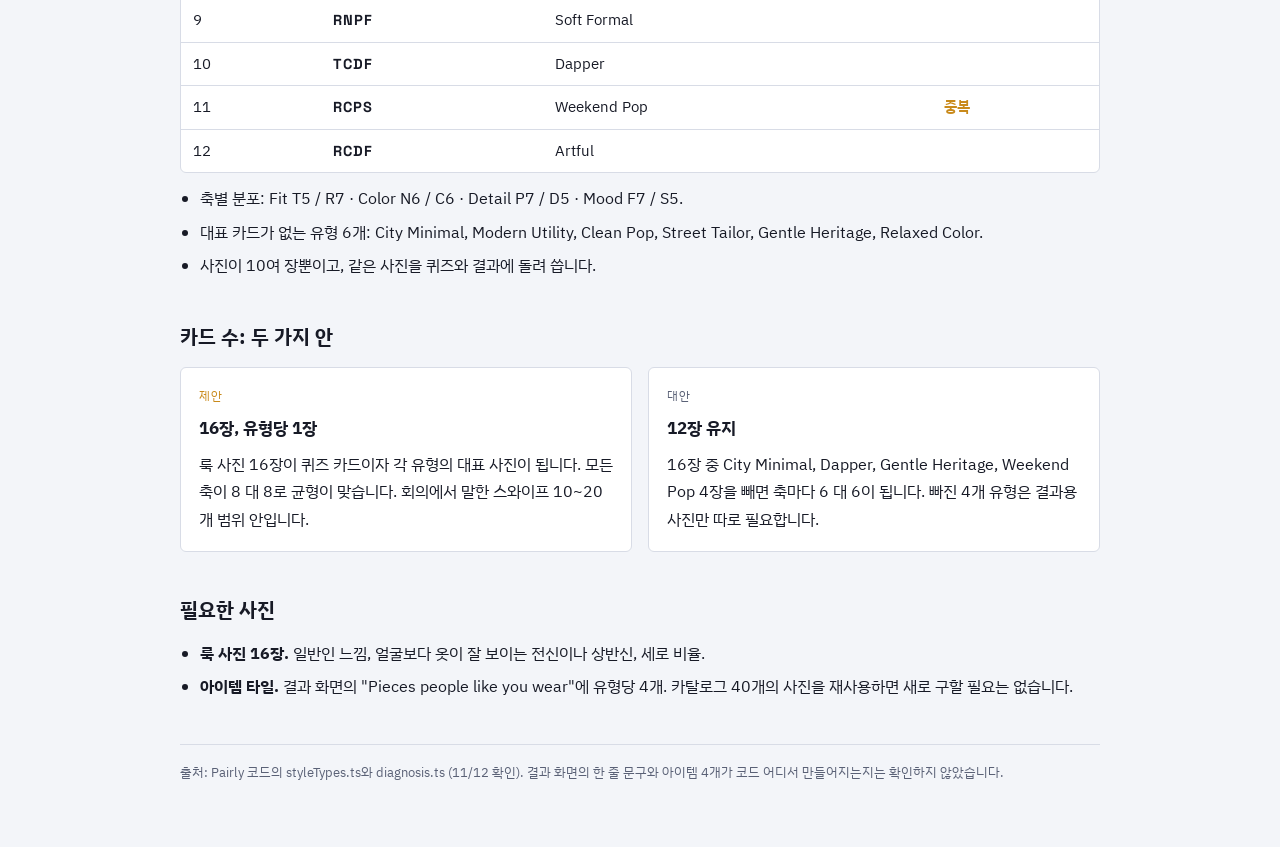
<file: quiz-results.html>
<!doctype html><html lang="ko"><head><meta charset="utf-8"><meta name="viewport" content="width=device-width,initial-scale=1,viewport-fit=cover"><meta name="robots" content="noindex,nofollow"><style>:root{color-scheme:light;box-sizing:border-box}body{margin:0;padding:0;font:14px -apple-system,BlinkMacSystemFont,sans-serif;background:#fff;color:#000}img{max-width:100%}[hidden]:not([hidden=until-found i]){display:none!important}.pg-back{display:block;max-width:920px;margin:0 auto 20px;font:600 14px/1.4 system-ui,sans-serif;color:inherit;opacity:.7;text-decoration:none}.pg-back:hover{opacity:1;text-decoration:underline}</style></head><body>
<title>Pairly Quiz Results Map</title>
<meta name="claude:viewport-fit-sides" content="cover">
<link rel="stylesheet" href="https://fonts.googleapis.com/css2?family=IBM+Plex+Sans+KR:wght@400;500;600;700&family=Space+Grotesk:wght@500;700&display=swap">
<style>
/* Layout: one column. Action items sit in the stitched denim panel on top; reference tables follow in quiet rows. */
:root {
  --bg: #F3F5F9;
  --surface: #FFFFFF;
  --fg: #171A26;
  --muted: #5A6176;
  --line: #D8DCE6;
  --denim: #2B4686;
  --denim-fg: #F4F6FC;
  --stitch: #C98A1B;
  --chip: #E7EBF5;
  --font-body: "IBM Plex Sans KR", "Apple SD Gothic Neo", "Malgun Gothic", system-ui, sans-serif;
  --font-label: "Space Grotesk", "IBM Plex Sans KR", system-ui, sans-serif;
}
@media (prefers-color-scheme: dark) {
  :root:not([data-theme="light"]) {
    --bg: #11131B; --surface: #1A1D29; --fg: #E8EAF2; --muted: #9BA2B6; --line: #2C3143;
    --denim: #223A72; --denim-fg: #EEF1FA; --stitch: #E2AB4E; --chip: #262B3B; color-scheme: dark;
  }
}
:root[data-theme="dark"] {
  --bg: #11131B; --surface: #1A1D29; --fg: #E8EAF2; --muted: #9BA2B6; --line: #2C3143;
  --denim: #223A72; --denim-fg: #EEF1FA; --stitch: #E2AB4E; --chip: #262B3B; color-scheme: dark;
}
body {
  background: var(--bg); color: var(--fg);
  font-family: var(--font-body); font-size: 16px; line-height: 1.7;
  padding-left: max(16px, env(safe-area-inset-left, 0px));
  padding-right: max(16px, env(safe-area-inset-right, 0px));
  padding-block: 40px 64px;
}
main { max-width: 920px; margin: 0 auto; display: flex; flex-direction: column; gap: 44px; }
.label { font-family: var(--font-label); font-size: 12px; font-weight: 700; letter-spacing: .12em; text-transform: uppercase; color: var(--muted); margin: 0; }
h1 { font-size: 30px; line-height: 1.3; font-weight: 700; margin: 6px 0 0; text-wrap: balance; }
h2 { font-size: 20px; line-height: 1.4; font-weight: 700; margin: 0 0 4px; text-wrap: balance; }
p { margin: 0; }
.sub { color: var(--muted); font-size: 15px; max-width: 68ch; }
header, section { display: flex; flex-direction: column; gap: 12px; }

.panel { background: var(--denim); color: var(--denim-fg); border-radius: 6px; padding: 8px; }
.panel-inner { border: 2px dashed var(--stitch); border-radius: 3px; padding: 22px; display: flex; flex-direction: column; gap: 14px; }
.panel .label { color: var(--stitch); }
.panel h2 { color: var(--denim-fg); }
.todo { list-style: none; margin: 0; padding: 0; display: flex; flex-direction: column; gap: 12px; counter-reset: t; }
.todo li { counter-increment: t; display: grid; grid-template-columns: 26px minmax(0, 1fr); gap: 10px; align-items: baseline; }
.todo li::before { content: counter(t); font-family: var(--font-label); font-weight: 700; color: var(--stitch); font-variant-numeric: tabular-nums; }
.todo strong { font-weight: 700; }
.todo span { display: block; font-size: 14.5px; opacity: .88; }
.deadline { font-size: 14.5px; border-top: 1px solid color-mix(in srgb, var(--denim-fg) 25%, transparent); padding-top: 12px; }

.facts { display: grid; grid-template-columns: repeat(3, minmax(0, 1fr)); gap: 16px; }
.fact { background: var(--surface); border: 1px solid var(--line); border-radius: 6px; padding: 16px; }
.fact b { display: block; font-family: var(--font-label); font-size: 26px; line-height: 1.2; font-variant-numeric: tabular-nums; }
.fact span { font-size: 14.5px; color: var(--muted); }

.scroll { overflow-x: auto; border: 1px solid var(--line); border-radius: 6px; background: var(--surface); }
table { border-collapse: collapse; width: 100%; font-size: 14.5px; line-height: 1.55; }
th, td { text-align: left; vertical-align: top; padding: 10px 12px; border-bottom: 1px solid var(--line); }
th { font-family: var(--font-label); font-size: 12px; letter-spacing: .08em; text-transform: uppercase; color: var(--muted); font-weight: 700; white-space: nowrap; }
tr:last-child td { border-bottom: 0; }
td.code { font-family: var(--font-label); font-weight: 700; letter-spacing: .08em; white-space: nowrap; }
td.name { font-weight: 600; white-space: nowrap; }
.draft { font-family: var(--font-label); font-size: 11px; letter-spacing: .06em; text-transform: uppercase; color: var(--muted); border: 1px solid var(--line); border-radius: 99px; padding: 1px 7px; margin-left: 6px; white-space: nowrap; }
.set { font-family: var(--font-label); font-size: 11px; letter-spacing: .06em; text-transform: uppercase; color: var(--stitch); border: 1px solid var(--stitch); border-radius: 99px; padding: 1px 7px; margin-left: 6px; white-space: nowrap; }
.tags { color: var(--muted); }
.en { color: var(--muted); font-size: 13.5px; }
.miss { color: var(--stitch); font-weight: 600; }
.t16 { min-width: 760px; }
.t12 { min-width: 420px; }

.two { display: grid; grid-template-columns: repeat(2, minmax(0, 1fr)); gap: 16px; }
.card { background: var(--surface); border: 1px solid var(--line); border-radius: 6px; padding: 18px; display: flex; flex-direction: column; gap: 8px; }
.card h3 { margin: 0; font-size: 17px; }
.card .pick { font-family: var(--font-label); font-size: 12px; letter-spacing: .1em; text-transform: uppercase; color: var(--stitch); }
ul { margin: 0; padding-left: 20px; display: flex; flex-direction: column; gap: 6px; }
footer { color: var(--muted); font-size: 13px; border-top: 1px solid var(--line); padding-top: 16px; }

@media (max-width: 620px) {
  h1 { font-size: 25px; }
  .facts, .two { grid-template-columns: minmax(0, 1fr); }
}
</style>

<main>
<a class="pg-back" href="./">← Pairly 한눈에 보기</a>

  <header>
    <p class="label">BoothHacks 2026 · Pairly · 11/12 코드 기준</p>
    <h1>온보딩 퀴즈가 낼 수 있는 결과는 16가지</h1>
    <p class="sub">퀴즈와 결과는 API 없이 정해진 규칙으로 돌아갑니다. 아래 16가지에 맞는 사진만 준비하면 모든 경우가 채워집니다.</p>
  </header>

  <div class="panel">
    <div class="panel-inner">
      <p class="label">Action items</p>
      <h2>해야 할 일</h2>
      <ol class="todo">
        <li><div><strong>퀴즈 카드를 12장으로 둘지 16장으로 늘릴지 정하기</strong><span>16장이면 유형당 1장이라 사진 16장이 퀴즈와 결과에 함께 쓰입니다. 아래 "카드 수" 참고.</span></div></li>
        <li><div><strong>초안 상태인 유형 이름 12개 확정하기</strong><span>확정된 이름은 Quiet Classic, Easy Minimal, Workwear, Ivy 4개뿐입니다.</span></div></li>
        <li><div><strong>룩 사진 16장 구하기</strong><span>아래 표의 "사진 브리프"대로. 일반인 느낌, 옷이 잘 보이는 세로 사진. 유명인과 브랜드 로고는 제외.</span></div></li>
        <li><div><strong>카탈로그 상품 사진 불일치 고치기</strong><span>예: "Grey flannel trousers"에 정장 상의 사진이 나옵니다. 결과 화면의 아이템 타일과 풀착장 보드가 이 사진을 씁니다.</span></div></li>
        <li><div><strong>사진과 확정한 이름을 Pairly에 반영하기</strong><span>Lovable에 프롬프트로 넣거나, GitHub 연결 뒤 코드에서 직접 교체.</span></div></li>
        <li><div><strong>데모 주소(?demo=1)로 처음부터 끝까지 한 번 돌려 보기</strong><span>실제 손가락 스와이프, 직접 찍은 사진 업로드, Get feedback 포스팅은 아직 확인 전입니다.</span></div></li>
      </ol>
      <p class="deadline">제출 마감: 금 11/13 13:45 (Hack Fair 직전)</p>
    </div>
  </div>

  <section>
    <h2>경우의 수</h2>
    <div class="facts">
      <div class="fact"><b>4,096</b><span>스와이프 입력 조합 (카드 12장 × Yes/No)</span></div>
      <div class="fact"><b>16</b><span>결과 유형 (4축 × 2글자)</span></div>
      <div class="fact"><b>1</b><span>퀴즈를 건너뛴 경우: Quiet Classic으로 시작</span></div>
    </div>
    <p class="sub">규칙: 축마다 Yes한 카드의 글자를 세어 많은 쪽으로 정합니다. 동점이거나 Yes가 없으면 기본값은 T, N, P, F입니다. 탐색 성향(exploreLevel)은 결과 화면을 바꾸지 않고 추천 카드의 순서만 바꿉니다.</p>
  </section>

  <section>
    <h2>4축</h2>
    <div class="scroll">
      <table class="t12">
        <thead><tr><th>축</th><th>글자</th><th>사진에서 보이는 것</th></tr></thead>
        <tbody>
          <tr><td class="name">Fit</td><td>T Tailored / R Relaxed</td><td>몸에 맞는 실루엣 / 넉넉한 실루엣</td></tr>
          <tr><td class="name">Color</td><td>N Neutral / C Color</td><td>네이비·그레이·베이지·흑백 / 눈에 띄는 색 하나 이상</td></tr>
          <tr><td class="name">Detail</td><td>P Plain / D Detail</td><td>무지, 매끈한 원단 / 패턴이나 질감 (트위드, 코듀로이, 니트 조직)</td></tr>
          <tr><td class="name">Mood</td><td>F Formal / S Street</td><td>셔츠·재킷·구두 / 티·후디·스니커즈</td></tr>
        </tbody>
      </table>
    </div>
  </section>

  <section>
    <div>
      <h2>결과 16가지와 사진 브리프</h2>
      <p class="sub">이름과 태그는 코드에 있는 그대로입니다. 사진 브리프와 한 줄 문구는 축에 맞춰 쓴 제안입니다. "덱에 없음"은 지금 퀴즈 카드 12장에 그 유형을 대표하는 카드가 없다는 뜻입니다.</p>
    </div>
    <div class="scroll">
      <table class="t16">
        <thead><tr><th>코드</th><th>이름</th><th>사진 브리프</th><th>You look great in …</th><th>태그</th></tr></thead>
        <tbody>
          <tr><td class="code">TNPF</td><td class="name">Quiet Classic<span class="set">확정</span></td><td>네이비 무지 재킷 + 흰 셔츠 + 그레이 슬랙스, 구두</td><td class="en">a navy blazer and grey trousers</td><td class="tags">Sharp, Understated, Timeless</td></tr>
          <tr><td class="code">TNPS</td><td class="name">City Minimal<span class="draft">초안</span></td><td>검정 슬림 팬츠 + 무지 흰 티 + 흰 스니커즈 <span class="miss">· 덱에 없음</span></td><td class="en">a plain tee and slim black trousers</td><td class="tags">Clean, Urban, Effortless</td></tr>
          <tr><td class="code">TNDF</td><td class="name">Ivy<span class="set">확정</span></td><td>트위드 재킷 + 옥스퍼드 셔츠 + 치노, 로퍼</td><td class="en">chinos and a cable-knit sweater</td><td class="tags">Textured, Collegiate, Polished</td></tr>
          <tr><td class="code">TNDS</td><td class="name">Modern Utility<span class="draft">초안</span></td><td>포켓 달린 필드 재킷 + 테이퍼드 카고 + 부츠 <span class="miss">· 덱에 없음</span></td><td class="en">a field jacket and tapered cargo pants</td><td class="tags">Functional, Structured, Muted</td></tr>
          <tr><td class="code">TCPF</td><td class="name">Bright Tailor<span class="draft">초안</span></td><td>단색 컬러 재킷(버건디, 그린) + 무지 셔츠 + 슬랙스</td><td class="en">a solid-color blazer and tailored trousers</td><td class="tags">Confident, Crisp, Colorful</td></tr>
          <tr><td class="code">TCPS</td><td class="name">Clean Pop<span class="draft">초안</span></td><td>핏한 기본 차림에 원색 니트 하나, 스니커즈 <span class="miss">· 덱에 없음</span></td><td class="en">a bright knit and slim jeans</td><td class="tags">Fresh, Playful, Neat</td></tr>
          <tr><td class="code">TCDF</td><td class="name">Dapper<span class="draft">초안</span></td><td>체크나 스트라이프 수트 + 컬러 타이</td><td class="en">a checked suit and a patterned tie</td><td class="tags">Expressive, Refined, Patterned</td></tr>
          <tr><td class="code">TCDS</td><td class="name">Street Tailor<span class="draft">초안</span></td><td>컬러·질감 있는 핏한 재킷 + 티 + 스니커즈 <span class="miss">· 덱에 없음</span></td><td class="en">a textured blazer and sneakers</td><td class="tags">Bold, Sharp, Mixed</td></tr>
          <tr><td class="code">RNPF</td><td class="name">Soft Formal<span class="draft">초안</span></td><td>넉넉한 무지 코트 + 와이드 슬랙스, 뉴트럴 톤</td><td class="en">an unstructured blazer and wide trousers</td><td class="tags">Soft, Calm, Grown-up</td></tr>
          <tr><td class="code">RNPS</td><td class="name">Easy Minimal<span class="set">확정</span></td><td>오버사이즈 무지 티 + 와이드 팬츠, 흑백·베이지</td><td class="en">a boxy tee and wide-leg trousers</td><td class="tags">Relaxed, Simple, Neutral</td></tr>
          <tr><td class="code">RNDF</td><td class="name">Gentle Heritage<span class="draft">초안</span></td><td>코듀로이 재킷 + 울 니트 + 넉넉한 울 팬츠, 브라운 톤 <span class="miss">· 덱에 없음</span></td><td class="en">a corduroy jacket and wool trousers</td><td class="tags">Warm, Textured, Classic</td></tr>
          <tr><td class="code">RNDS</td><td class="name">Workwear<span class="set">확정</span></td><td>초어 재킷 + 워크 팬츠 + 부츠, 흙색</td><td class="en">a chore jacket and straight denim</td><td class="tags">Rugged, Earthy, Practical</td></tr>
          <tr><td class="code">RCPF</td><td class="name">Relaxed Color<span class="draft">초안</span></td><td>넉넉한 단색 컬러 셔츠 + 슬랙스, 로퍼 <span class="miss">· 덱에 없음</span></td><td class="en">a camp-collar shirt and pleated trousers</td><td class="tags">Warm, Open, Bright</td></tr>
          <tr><td class="code">RCPS</td><td class="name">Weekend Pop<span class="draft">초안</span></td><td>컬러 후디 + 루즈 진 + 스니커즈</td><td class="en">a bright hoodie and loose jeans</td><td class="tags">Fun, Easy, Colorful</td></tr>
          <tr><td class="code">RCDF</td><td class="name">Artful<span class="draft">초안</span></td><td>프린트 셔츠 + 루즈한 재킷, 색과 패턴이 겹침</td><td class="en">a printed shirt and a relaxed blazer</td><td class="tags">Creative, Layered, Rich</td></tr>
          <tr><td class="code">RCDS</td><td class="name">Street Mix<span class="draft">초안</span></td><td>그래픽·패턴 레이어링, 오버사이즈 아우터, 스니커즈</td><td class="en">a graphic layer and wide cargo pants</td><td class="tags">Loud, Layered, Street</td></tr>
        </tbody>
      </table>
    </div>
    <p class="sub">Ivy의 한 줄 문구만 지금 빌드에 나오는 문구이고, 나머지 15개는 제안입니다.</p>
  </section>

  <section>
    <div>
      <h2>지금 퀴즈 카드 12장</h2>
      <p class="sub">코드에 적힌 순서와 태그입니다.</p>
    </div>
    <div class="scroll">
      <table class="t12">
        <thead><tr><th>#</th><th>태그</th><th>유형</th><th>비고</th></tr></thead>
        <tbody>
          <tr><td>1</td><td class="code">TNPF</td><td>Quiet Classic</td><td></td></tr>
          <tr><td>2</td><td class="code">RNPS</td><td>Easy Minimal</td><td></td></tr>
          <tr><td>3</td><td class="code">TNDF</td><td>Ivy</td><td></td></tr>
          <tr><td>4</td><td class="code">RCDS</td><td>Street Mix</td><td></td></tr>
          <tr><td>5</td><td class="code">TCPF</td><td>Bright Tailor</td><td></td></tr>
          <tr><td>6</td><td class="code">RNDS</td><td>Workwear</td><td></td></tr>
          <tr><td>7</td><td class="code">TNPF</td><td>Quiet Classic</td><td class="miss">중복</td></tr>
          <tr><td>8</td><td class="code">RCPS</td><td>Weekend Pop</td><td></td></tr>
          <tr><td>9</td><td class="code">RNPF</td><td>Soft Formal</td><td></td></tr>
          <tr><td>10</td><td class="code">TCDF</td><td>Dapper</td><td></td></tr>
          <tr><td>11</td><td class="code">RCPS</td><td>Weekend Pop</td><td class="miss">중복</td></tr>
          <tr><td>12</td><td class="code">RCDF</td><td>Artful</td><td></td></tr>
        </tbody>
      </table>
    </div>
    <ul>
      <li>축별 분포: Fit T5 / R7 · Color N6 / C6 · Detail P7 / D5 · Mood F7 / S5.</li>
      <li>대표 카드가 없는 유형 6개: City Minimal, Modern Utility, Clean Pop, Street Tailor, Gentle Heritage, Relaxed Color.</li>
      <li>사진이 10여 장뿐이고, 같은 사진을 퀴즈와 결과에 돌려 씁니다.</li>
    </ul>
  </section>

  <section>
    <h2>카드 수: 두 가지 안</h2>
    <div class="two">
      <div class="card">
        <span class="pick">제안</span>
        <h3>16장, 유형당 1장</h3>
        <p>룩 사진 16장이 퀴즈 카드이자 각 유형의 대표 사진이 됩니다. 모든 축이 8 대 8로 균형이 맞습니다. 회의에서 말한 스와이프 10~20개 범위 안입니다.</p>
      </div>
      <div class="card">
        <span class="pick" style="color:var(--muted)">대안</span>
        <h3>12장 유지</h3>
        <p>16장 중 City Minimal, Dapper, Gentle Heritage, Weekend Pop 4장을 빼면 축마다 6 대 6이 됩니다. 빠진 4개 유형은 결과용 사진만 따로 필요합니다.</p>
      </div>
    </div>
  </section>

  <section>
    <h2>필요한 사진</h2>
    <ul>
      <li><strong>룩 사진 16장.</strong> 일반인 느낌, 얼굴보다 옷이 잘 보이는 전신이나 상반신, 세로 비율.</li>
      <li><strong>아이템 타일.</strong> 결과 화면의 "Pieces people like you wear"에 유형당 4개. 카탈로그 40개의 사진을 재사용하면 새로 구할 필요는 없습니다.</li>
    </ul>
  </section>

  <footer>출처: Pairly 코드의 styleTypes.ts와 diagnosis.ts (11/12 확인). 결과 화면의 한 줄 문구와 아이템 4개가 코드 어디서 만들어지는지는 확인하지 않았습니다.</footer>
</main>

</body></html>
</file>
